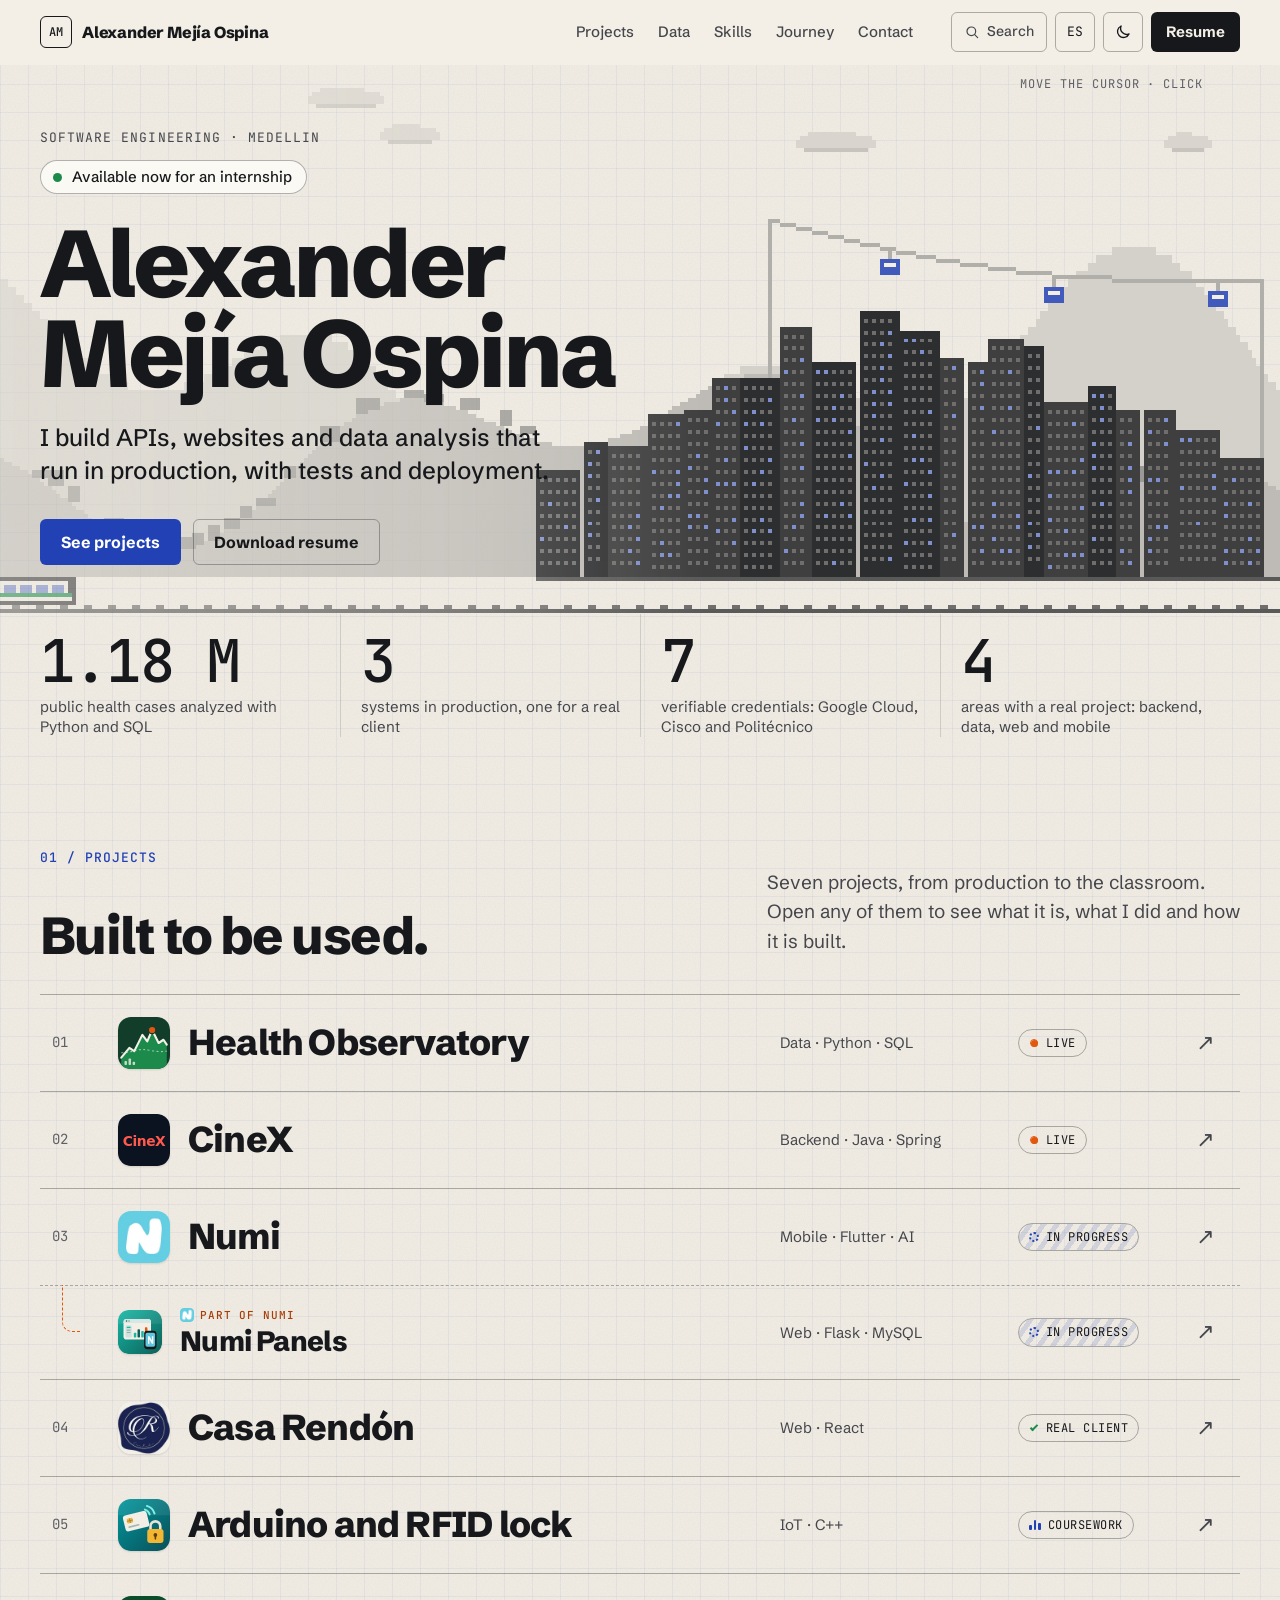
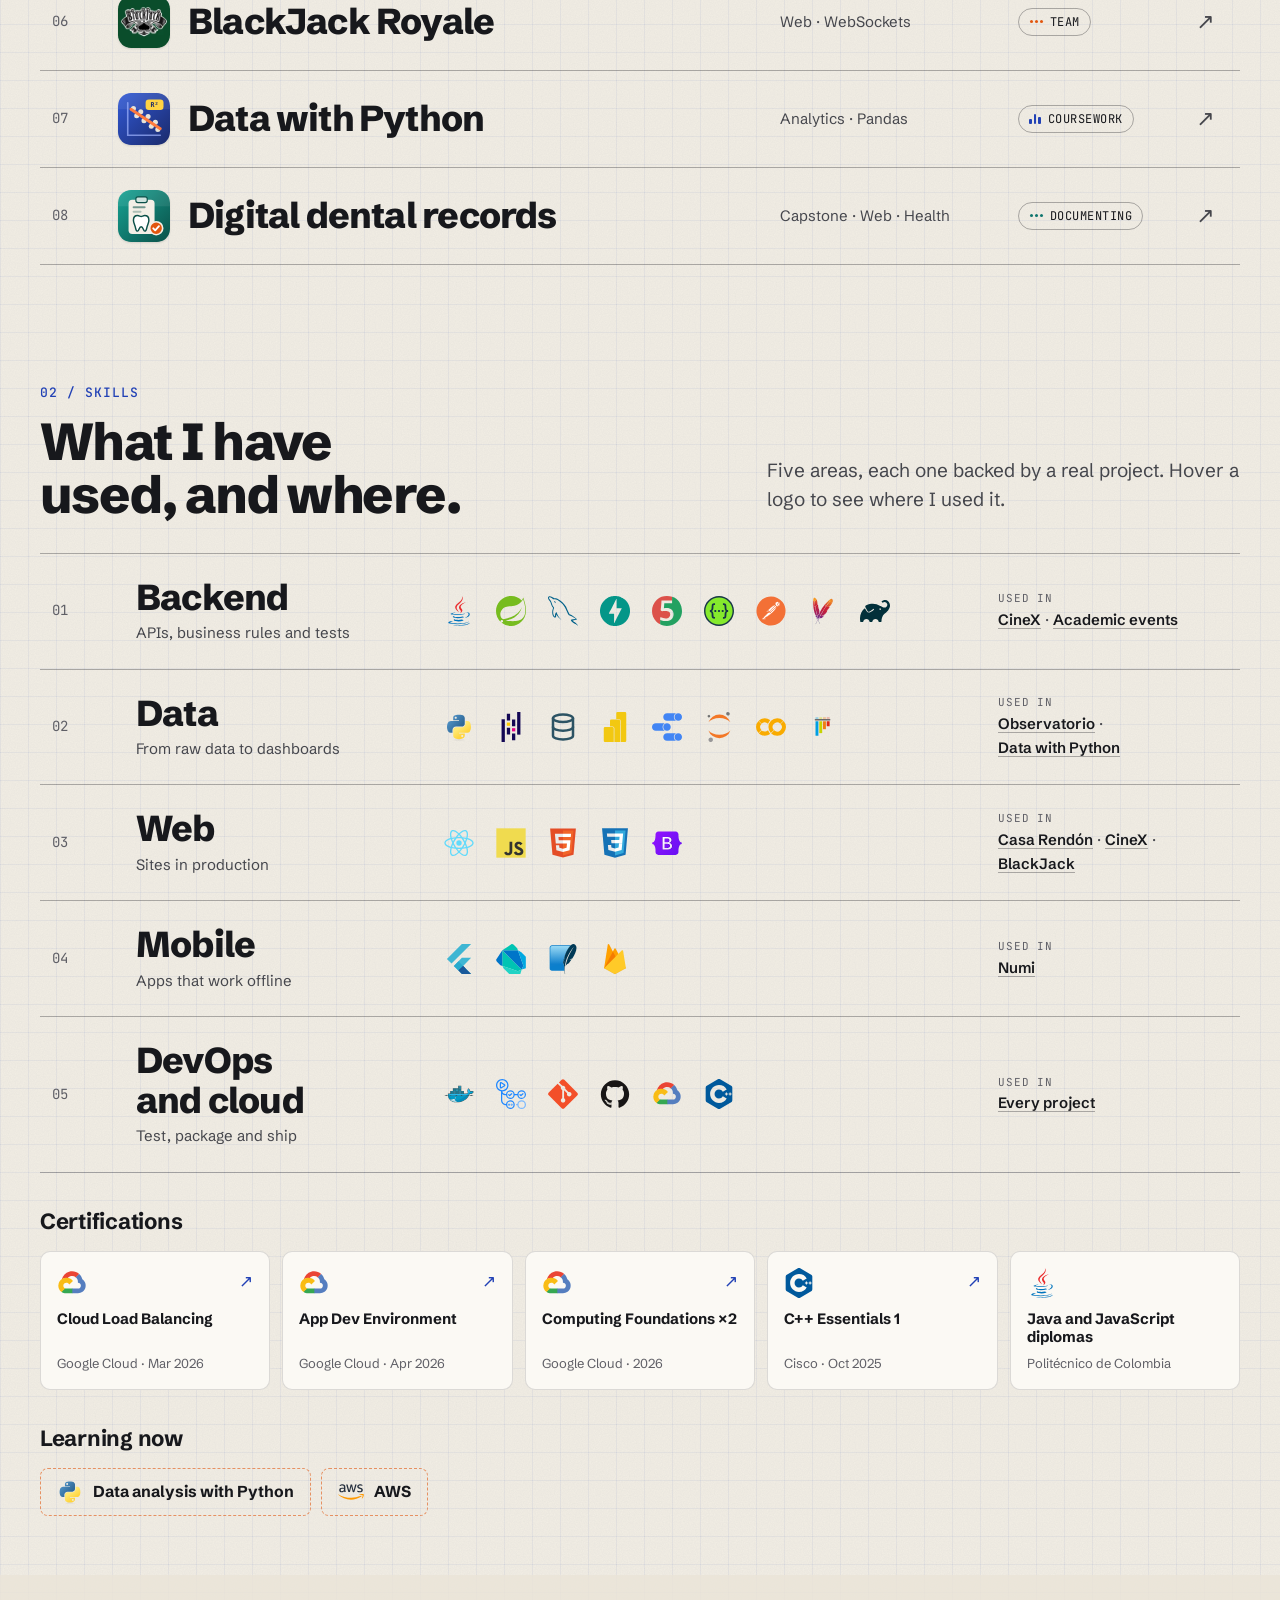
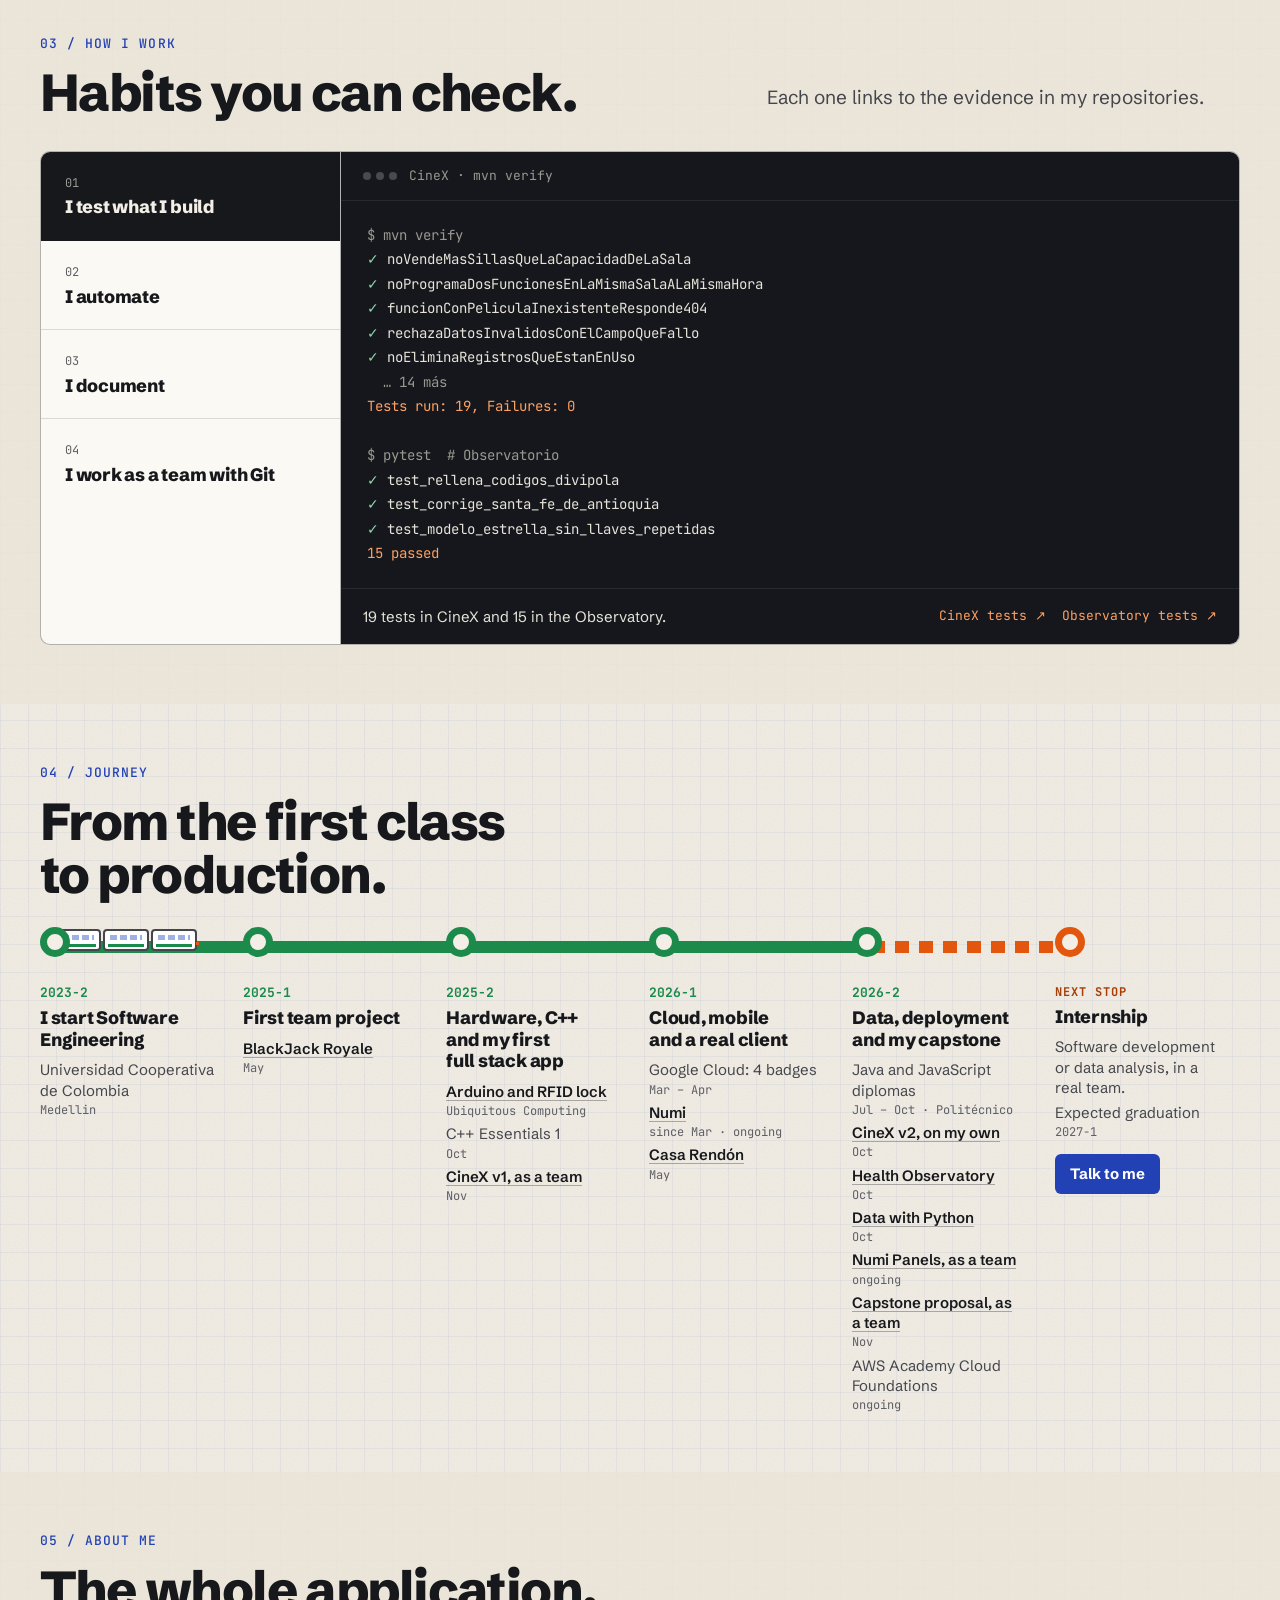
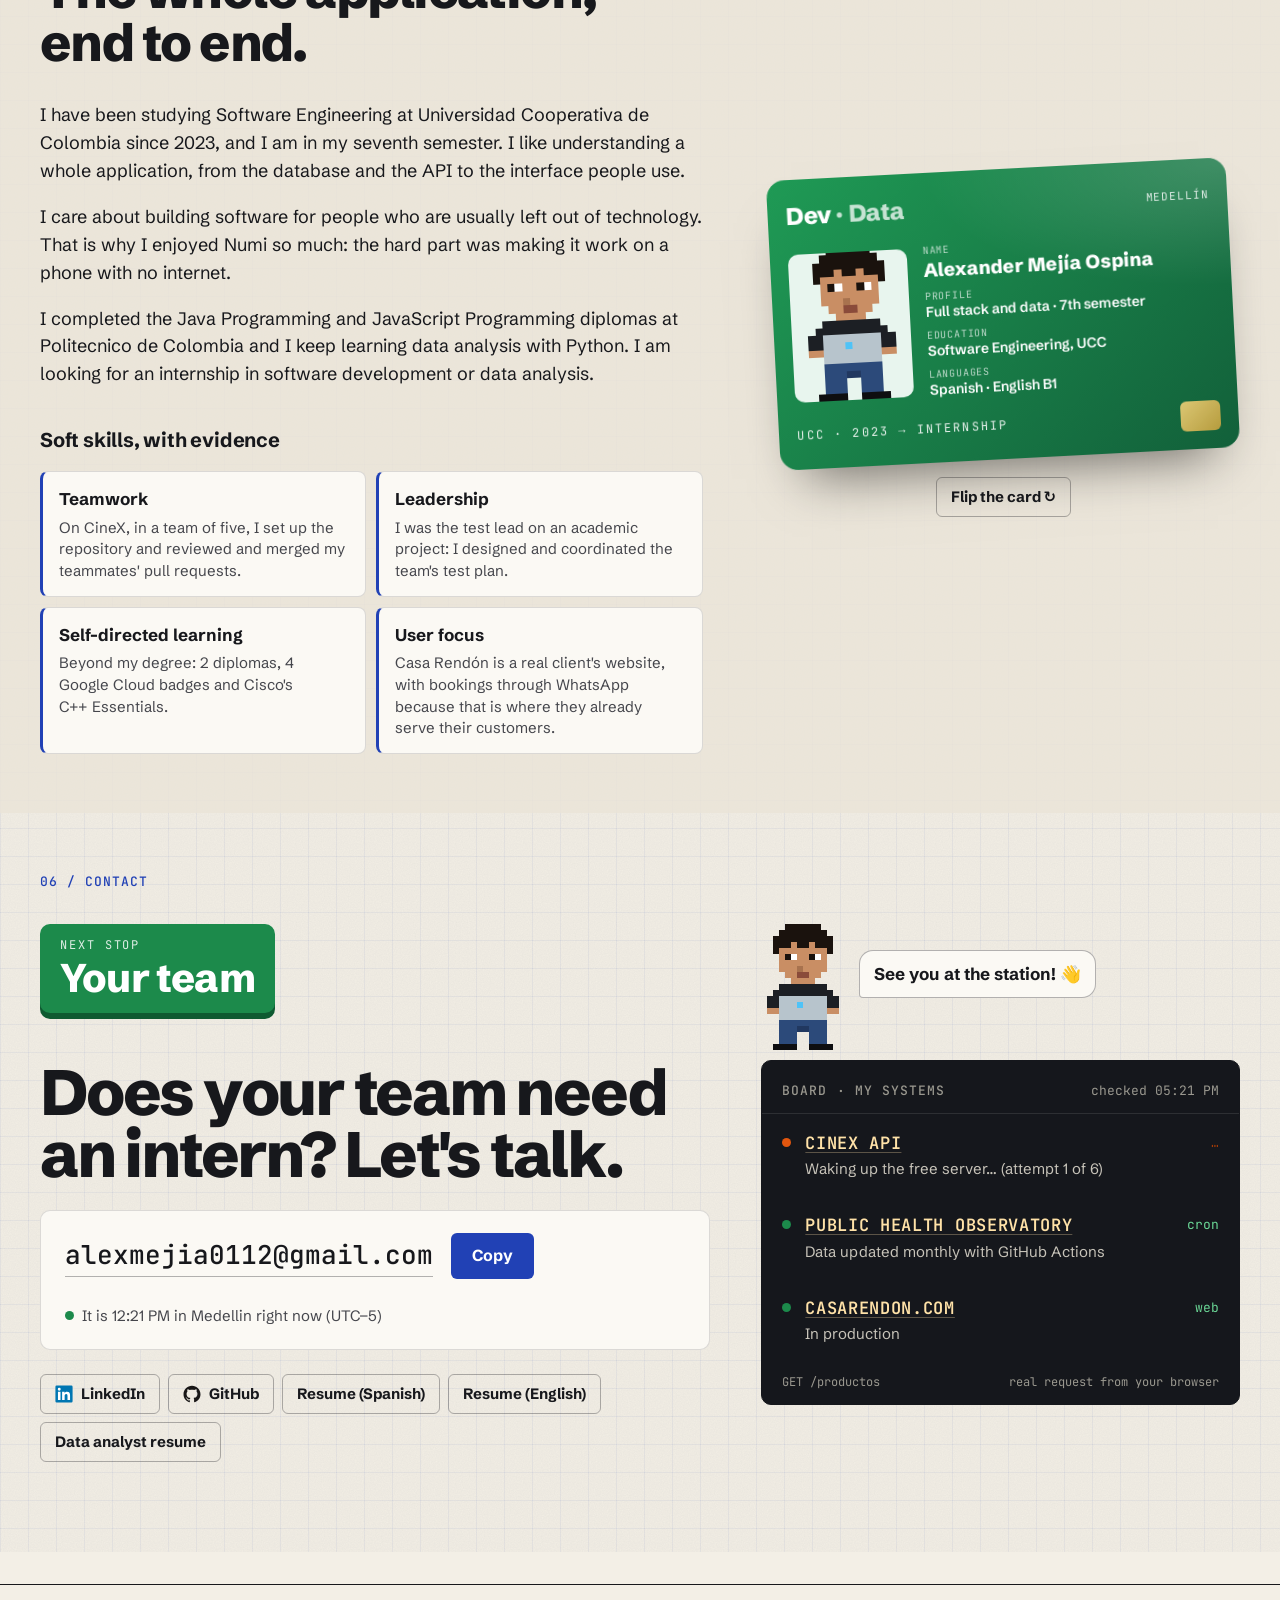
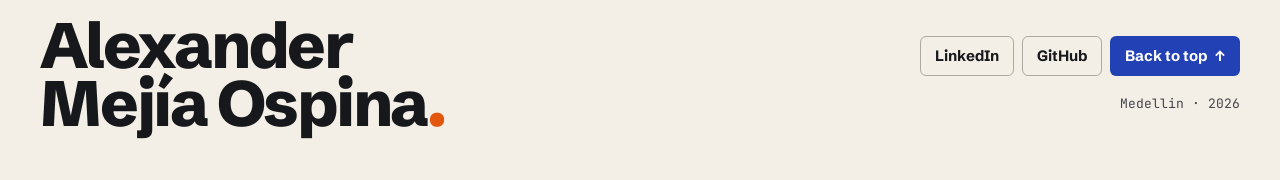
<file: index.html>
<!doctype html>
<html lang="es">
<head>
  <meta charset="utf-8">
  <meta name="viewport" content="width=device-width, initial-scale=1">
  <title>Alexander Mejía Ospina | Desarrollador full stack y datos</title>
  <meta name="description" content="Portafolio de Alexander Mejía Ospina, estudiante de Ingeniería de Software en Medellín. APIs, sitios web y análisis de datos en producción, con pruebas automáticas y despliegue. Disponible para práctica empresarial.">
  <link rel="canonical" href="https://alexanderm-code.github.io/">
  <link rel="alternate" hreflang="es" href="https://alexanderm-code.github.io/">
  <link rel="alternate" hreflang="en" href="https://alexanderm-code.github.io/?lang=en">
  <link rel="alternate" hreflang="x-default" href="https://alexanderm-code.github.io/">
  <meta property="og:type" content="website">
  <meta property="og:site_name" content="Alexander Mejía Ospina">
  <meta property="og:title" content="Alexander Mejía Ospina | Desarrollador full stack y datos">
  <meta property="og:description" content="Construyo APIs, sitios web y análisis de datos que funcionan en producción, con pruebas y despliegue.">
  <meta property="og:url" content="https://alexanderm-code.github.io/">
  <meta property="og:image" content="https://alexanderm-code.github.io/assets/og.jpg?v=2026-11-07">
  <meta property="og:image:width" content="1200">
  <meta property="og:image:height" content="630">
  <meta property="og:image:alt" content="Alexander Mejía Ospina, desarrollo de software y análisis de datos, disponible para práctica: los logos de sus 9 proyectos, el tablero de Power BI del Observatorio, la app Numi y CineX">
  <meta property="og:locale" content="es_CO">
  <meta property="og:locale:alternate" content="en_US">
  <meta name="twitter:card" content="summary_large_image">
  <meta name="twitter:title" content="Alexander Mejía Ospina | Desarrollador full stack y datos">
  <meta name="twitter:description" content="APIs, sitios web y análisis de datos en producción, con pruebas y despliegue.">
  <meta name="twitter:image" content="https://alexanderm-code.github.io/assets/og.jpg?v=2026-11-07">
  <meta name="color-scheme" content="light dark">
  <meta name="theme-color" content="#f3efe6" media="(prefers-color-scheme: light)">
  <meta name="theme-color" content="#121418" media="(prefers-color-scheme: dark)">
  <link rel="icon" type="image/png" sizes="32x32" href="assets/favicon-32.png">
  <link rel="icon" type="image/png" sizes="192x192" href="assets/icon-192.png">
  <link rel="apple-touch-icon" href="assets/apple-touch-icon.png">
  <link rel="me" href="https://github.com/AlexanderM-Code">
  <link rel="me" href="https://www.linkedin.com/in/alexander-mejia-ospina">
  <link rel="preconnect" href="https://cinex-api-lt2q.onrender.com" crossorigin>
  <link rel="stylesheet" href="css/styles.css?v=2026-11-07n">
  <script>
    // Tema e idioma antes de pintar, para que la página no parpadee.
    (function () {
      var d = document.documentElement, theme = null, lang = null;
      d.classList.add('js');
      try { theme = localStorage.getItem('theme'); lang = localStorage.getItem('lang'); } catch (e) { /* sin almacenamiento */ }
      if (theme === 'light' || theme === 'dark') {
        d.setAttribute('data-theme', theme);
        // Con un tema elegido a mano, la barra del navegador lo sigue aunque el sistema diga otra cosa
        document.querySelectorAll('meta[name="theme-color"]').forEach(function (m) { m.setAttribute('content', theme === 'dark' ? '#121418' : '#f3efe6'); });
      }
      var q = /[?&]lang=(es|en)\b/.exec(location.search);
      if (q) lang = q[1];
      if (lang === 'en') {
        d.setAttribute('data-lang-pending', 'en');
        setTimeout(function () { d.removeAttribute('data-lang-pending'); }, 1500);
      }
    })();
  </script>
  <script src="js/main.js?v=2026-11-07n" defer></script>
  <script type="application/ld+json">
  {
    "@context": "https://schema.org",
    "@type": "Person",
    "name": "Alexander Mejía Ospina",
    "url": "https://alexanderm-code.github.io/",
    "image": "https://alexanderm-code.github.io/assets/og.jpg?v=2026-11-07",
    "jobTitle": "Estudiante de Ingeniería de Software · Desarrollador full stack en formación",
    "email": "mailto:alexmejia0112@gmail.com",
    "address": { "@type": "PostalAddress", "addressLocality": "Medellín", "addressCountry": "CO" },
    "alumniOf": { "@type": "CollegeOrUniversity", "name": "Universidad Cooperativa de Colombia" },
    "knowsLanguage": ["es", "en"],
    "knowsAbout": ["Java", "Spring Boot", "MySQL", "Python", "pandas", "SQL", "FastAPI", "JavaScript", "React", "Docker", "GitHub Actions"],
    "sameAs": [
      "https://www.linkedin.com/in/alexander-mejia-ospina",
      "https://github.com/AlexanderM-Code"
    ]
  }
  </script>
</head>
<body>
  <a class="skip" href="#contenido" data-en="Skip to content">Saltar al contenido</a>
  <div class="progress" aria-hidden="true"><span id="progress-bar"></span></div>

  <header class="nav" id="nav">
    <div class="wrap nav-row">
      <a class="brand" href="#inicio">
        <span class="brand-mark" aria-hidden="true">AM</span><span class="brand-name">Alexander Mejía Ospina</span>
      </a>
      <button class="tool cmdk-open cmdk-open-mobile" type="button" aria-haspopup="dialog" aria-controls="cmdk" aria-label="Buscar en el sitio" data-en-aria="Search the site">
        <svg viewBox="0 0 24 24" width="18" height="18" aria-hidden="true"><circle cx="11" cy="11" r="6.5" fill="none" stroke="currentColor" stroke-width="1.8"/><path d="m16 16 4.5 4.5" stroke="currentColor" stroke-width="1.8" stroke-linecap="round"/></svg>
      </button>
      <button class="menu-toggle" type="button" id="menu-toggle" aria-expanded="false" aria-controls="menu">
        <span class="menu-icon" aria-hidden="true"><span></span><span></span></span>
        <span data-en="Menu">Menú</span>
      </button>
      <nav class="menu" id="menu" aria-label="Principal" data-en-aria="Main">
        <div class="menu-rail">
        <ul class="menu-links">
          <li><a href="#proyectos" data-en="Projects">Proyectos</a></li>
          <li><a href="#datos" data-en="Data">Datos</a></li>
          <li><a href="#habilidades" data-en="Skills">Habilidades</a></li>
          <li><a href="#trayectoria" data-en="Journey">Trayectoria</a></li>
          <li><a href="#contacto" data-en="Contact">Contacto</a></li>
        </ul>
        <span class="menu-indicator" id="menu-indicator" aria-hidden="true"></span>
        </div>
        <div class="menu-tools">
          <button class="tool cmdk-open cmdk-search-btn" type="button" aria-haspopup="dialog" aria-controls="cmdk" aria-keyshortcuts="Control+K Meta+K" aria-label="Buscar en el sitio" data-en-aria="Search the site" title="Buscar (Ctrl K)"><svg viewBox="0 0 24 24" width="16" height="16" aria-hidden="true"><circle cx="11" cy="11" r="6.5" fill="none" stroke="currentColor" stroke-width="1.8"/><path d="m16 16 4.5 4.5" stroke="currentColor" stroke-width="1.8" stroke-linecap="round"/></svg><span data-en="Search">Buscar</span></button>
          <button class="tool" type="button" id="lang-toggle" aria-label="EN, read this page in English" lang="en"><span class="mono">EN</span></button>
          <button class="tool" type="button" id="theme-toggle" aria-label="Cambiar a tema oscuro" data-label-dark="Cambiar a tema oscuro" data-label-light="Cambiar a tema claro" data-en-label-dark="Switch to dark theme" data-en-label-light="Switch to light theme">
            <svg class="i-moon" viewBox="0 0 24 24" width="18" height="18" aria-hidden="true"><path d="M20 14.5A8 8 0 0 1 9.5 4a8 8 0 1 0 10.5 10.5Z" fill="none" stroke="currentColor" stroke-width="1.8" stroke-linejoin="round"/></svg>
            <svg class="i-sun" viewBox="0 0 24 24" width="18" height="18" aria-hidden="true"><circle cx="12" cy="12" r="4" fill="none" stroke="currentColor" stroke-width="1.8"/><path d="M12 2.5v2.5M12 19v2.5M2.5 12H5M19 12h2.5M5.3 5.3l1.8 1.8M16.9 16.9l1.8 1.8M5.3 18.7l1.8-1.8M16.9 7.1l1.8-1.8" stroke="currentColor" stroke-width="1.8" stroke-linecap="round"/></svg>
          </button>
          <a class="btn btn-ink btn-sm" href="cv/CV_Alexander_Mejia_Ospina.pdf?v=2026-11-07n" data-en-href="cv/Resume_Alexander_Mejia_Ospina_EN.pdf?v=2026-11-07n" download data-en="Resume">Hoja de vida</a>
        </div>
      </nav>
    </div>
  </header>

  <main id="contenido" tabindex="-1">

    <!-- INICIO -->
    <section class="hero" id="inicio" aria-labelledby="hero-name">
      <div class="hero-field" aria-hidden="true">
        <canvas id="hero-canvas"></canvas>
        <p class="hero-hint mono" data-en="move the cursor · click">mueve el cursor · haz clic</p>
      </div>
      <div class="wrap hero-grid">
        <div class="hero-copy">
          <p class="tag mono" data-en="Software Engineering · Medellin">Ingeniería de Software · Medellín</p>
          <p class="availability">
            <span class="dot dot-ok" aria-hidden="true"></span>
            <span data-en="Available now for an internship">Disponible desde ya para práctica empresarial</span>
          </p>
          <h1 class="name" id="hero-name"><span class="ln"><span>Alexander</span></span> <span class="ln"><span>Mejía Ospina</span></span></h1>
          <p class="value" data-en="I build APIs, websites and data analysis that run in production, with tests and deployment.">Construyo APIs, sitios web y análisis de datos que funcionan en producción, con pruebas y despliegue.</p>
          <div class="actions">
            <a class="btn btn-accent" href="#proyectos" data-en="See projects">Ver proyectos</a>
            <a class="btn btn-line" href="cv/CV_Alexander_Mejia_Ospina.pdf?v=2026-11-07n" data-en-href="cv/Resume_Alexander_Mejia_Ospina_EN.pdf?v=2026-11-07n" download data-en="Download resume">Descargar hoja de vida</a>
          </div>
        </div>
      </div>

      <div class="wrap">
        <dl class="metrics rise" style="--i:3">
          <div class="metric">
            <dt><a class="metric-link" href="#observatorio" data-en="public health cases analyzed with Python and SQL">casos de salud pública analizados con Python y SQL</a></dt>
            <dd class="mono"><span class="count" data-count="1.18" data-decimals="2" data-suffix="&#160;M">1,18&nbsp;M</span><span class="metric-go" aria-hidden="true">↗</span></dd>
          </div>
          <div class="metric">
            <dt><a class="metric-link" href="#proyectos" data-en="systems in production, one for a real client">sistemas en producción, uno para un cliente real</a></dt>
            <dd class="mono"><span class="count" data-count="3">3</span><span class="metric-go" aria-hidden="true">↗</span></dd>
          </div>
          <div class="metric">
            <dt><a class="metric-link" href="#certificaciones" data-en="verifiable credentials: Google Cloud, Cisco and Politécnico">credenciales verificables: Google Cloud, Cisco y Politécnico</a></dt>
            <dd class="mono"><span class="count" data-count="7">7</span><span class="metric-go" aria-hidden="true">↗</span></dd>
          </div>
          <div class="metric">
            <dt><a class="metric-link" href="#habilidades" data-en="areas with a real project: backend, data, web and mobile">áreas con proyecto propio: backend, datos, web y móvil</a></dt>
            <dd class="mono"><span class="count" data-count="4">4</span><span class="metric-go" aria-hidden="true">↗</span></dd>
          </div>
        </dl>
      </div>
    </section>

    <!-- PROYECTOS DESTACADOS -->
    <section class="section" id="proyectos" aria-labelledby="proyectos-title">
      <div class="wrap">
        <div class="section-head">
          <p class="label mono" aria-hidden="true">01 / <span data-en="Projects">Proyectos</span></p>
          <h2 class="section-title" id="proyectos-title" data-en="Built to be used.">Hechos para usarse.</h2>
          <p class="section-lede" data-en="Seven projects, from production to the classroom. Open any of them to see what it is, what I did and how it is built.">Siete proyectos, de producción a clase. Abre cualquiera para ver qué es, qué hice y con qué está hecho.</p>
        </div>

        <div class="idx">
          <ol class="idx-list">
          <li><button class="idx-row" type="button" data-dialog="dlg-observatorio" data-ratio="4 / 3" data-video="assets/previews/obs.mp4" data-preview="assets/observatorio.webp" aria-haspopup="dialog">
            <span class="idx-num mono">01</span>
            <img class="idx-thumb" src="assets/observatorio.webp" alt="" loading="lazy" decoding="async">
            <img class="idx-logo" src="assets/logos-proyectos/observatorio.svg" width="52" height="52" alt="" loading="lazy" decoding="async">
            <span class="idx-name" data-en="Health Observatory">Observatorio de Salud</span>
            <span class="idx-area" data-en="Data · Python · SQL">Datos · Python · SQL</span>
            <span class="idx-pill mono st-live"><i class="st" aria-hidden="true"></i><span data-en="Live">En vivo</span></span>
            <span class="idx-go" aria-hidden="true">↗</span>
          </button></li>
          <li><button class="idx-row" type="button" data-dialog="dlg-cinex" data-ratio="16 / 10" data-video="assets/previews/cinex-recorrido.mp4" data-preview="assets/previews/cinex-poster.webp" aria-haspopup="dialog">
            <span class="idx-num mono">02</span>
            <img class="idx-thumb" src="assets/cinex-inicio.webp" alt="" loading="lazy" decoding="async">
            <img class="idx-logo" src="assets/logos-proyectos/cinex.svg" width="52" height="52" alt="" loading="lazy" decoding="async">
            <span class="idx-name">CineX</span>
            <span class="idx-area" data-en="Backend · Java · Spring">Backend · Java · Spring</span>
            <span class="idx-pill mono st-live"><i class="st" aria-hidden="true"></i><span data-en="Live">En vivo</span></span>
            <span class="idx-go" aria-hidden="true">↗</span>
          </button></li>
          <li><button class="idx-row" type="button" data-dialog="dlg-numi" data-video="assets/previews/numi-vertical.mp4" data-preview="assets/previews/numi-vertical.webp" data-vertical aria-haspopup="dialog">
            <span class="idx-num mono">03</span>
            <img class="idx-thumb" src="assets/numi-inicio.webp" alt="" loading="lazy" decoding="async">
            <img class="idx-logo" src="assets/logos-proyectos/numi.webp?v=2" width="52" height="52" alt="" loading="lazy" decoding="async">
            <span class="idx-name">Numi</span>
            <span class="idx-area" data-en="Mobile · Flutter · AI">Móvil · Flutter · IA</span>
            <span class="idx-pill mono st-build"><i class="st" aria-hidden="true"></i><span data-en="In progress">En desarrollo</span></span>
            <span class="idx-go" aria-hidden="true">↗</span>
          </button></li>
          <li class="idx-sub"><button class="idx-row idx-row-sub" type="button" data-dialog="dlg-paneles" data-ratio="16 / 9" data-preview="assets/portada-paneles.webp" aria-haspopup="dialog">
            <span class="idx-num mono" aria-hidden="true"></span>
            <img class="idx-thumb" src="assets/portada-paneles.webp" alt="" loading="lazy" decoding="async">
            <img class="idx-logo" src="assets/logos-proyectos/paneles.svg?v=4" width="52" height="52" alt="" loading="lazy" decoding="async">
            <span class="idx-name"><span class="idx-via mono"><img src="assets/logos-proyectos/numi.webp?v=2" width="14" height="14" alt=""><span data-en="Part of Numi">Parte de Numi</span></span><span data-en="Numi Panels">Paneles de Numi</span></span>
            <span class="idx-area" data-en="Web · Flask · MySQL">Web · Flask · MySQL</span>
            <span class="idx-pill mono st-build"><i class="st" aria-hidden="true"></i><span data-en="In progress">En desarrollo</span></span>
            <span class="idx-go" aria-hidden="true">↗</span>
          </button></li>
          <li><button class="idx-row" type="button" data-dialog="dlg-casa" data-ratio="560 / 282" data-video="assets/previews/casa.mp4" data-preview="assets/casa-rendon-poster.webp" aria-haspopup="dialog">
            <span class="idx-num mono">04</span>
            <img class="idx-thumb" src="assets/casa-rendon.webp" alt="" loading="lazy" decoding="async">
            <img class="idx-logo" src="assets/logos-proyectos/casa-rendon.webp" width="52" height="52" alt="" loading="lazy" decoding="async">
            <span class="idx-name">Casa Rendón</span>
            <span class="idx-area" data-en="Web · React">Web · React</span>
            <span class="idx-pill mono st-client"><i class="st" aria-hidden="true"></i><span data-en="Real client">Cliente real</span></span>
            <span class="idx-go" aria-hidden="true">↗</span>
          </button></li>
          <li><button class="idx-row" type="button" data-dialog="dlg-rfid" data-ratio="16 / 9" data-preview="assets/portada-arduino.webp" aria-haspopup="dialog">
            <span class="idx-num mono">05</span>
            <img class="idx-thumb" src="assets/portada-arduino.webp" alt="" loading="lazy" decoding="async">
            <img class="idx-logo" src="assets/logos-proyectos/rfid.svg?v=4" width="52" height="52" alt="" loading="lazy" decoding="async">
            <span class="idx-name" data-en="Arduino and RFID lock">Arduino y cerradura RFID</span>
            <span class="idx-area" data-en="IoT · C++">IoT · C++</span>
            <span class="idx-pill mono st-course"><i class="st" aria-hidden="true"><b></b><b></b><b></b></i><span data-en="Coursework">Clase</span></span>
            <span class="idx-go" aria-hidden="true">↗</span>
          </button></li>
          <li><button class="idx-row" type="button" data-dialog="dlg-blackjack" data-ratio="16 / 10" data-video="assets/previews/bj.mp4" data-preview="assets/blackjack-video-poster.webp" aria-haspopup="dialog">
            <span class="idx-num mono">06</span>
            <img class="idx-thumb" src="assets/blackjack.webp" alt="" loading="lazy" decoding="async">
            <img class="idx-logo" src="assets/logos-proyectos/blackjack.webp" width="52" height="52" alt="" loading="lazy" decoding="async">
            <span class="idx-name">BlackJack Royale</span>
            <span class="idx-area" data-en="Web · WebSockets">Web · WebSockets</span>
            <span class="idx-pill mono st-team"><i class="st" aria-hidden="true"><b></b><b></b><b></b></i><span data-en="Team">Equipo</span></span>
            <span class="idx-go" aria-hidden="true">↗</span>
          </button></li>
          <li><button class="idx-row" type="button" data-dialog="dlg-datos" data-ratio="16 / 9" data-preview="assets/portada-datos.webp" aria-haspopup="dialog">
            <span class="idx-num mono">07</span>
            <span class="idx-thumb idx-thumb-plot" aria-hidden="true"><svg viewBox="0 0 640 440"><use href="#mpg-plot"/></svg></span>
            <img class="idx-logo" src="assets/logos-proyectos/datos.svg?v=4" width="52" height="52" alt="" loading="lazy" decoding="async">
            <span class="idx-name" data-en="Data with Python">Datos con Python</span>
            <span class="idx-area" data-en="Analytics · Pandas">Analítica · Pandas</span>
            <span class="idx-pill mono st-course"><i class="st" aria-hidden="true"><b></b><b></b><b></b></i><span data-en="Coursework">Clase</span></span>
            <span class="idx-go" aria-hidden="true">↗</span>
          </button></li>
          <li><button class="idx-row" type="button" data-dialog="dlg-historias" data-ratio="16 / 9" data-preview="assets/portada-historias.webp" aria-haspopup="dialog">
            <span class="idx-num mono">08</span>
            <img class="idx-thumb" src="assets/portada-historias.webp" alt="" loading="lazy" decoding="async">
            <img class="idx-logo" src="assets/logos-proyectos/historias.svg?v=4" width="52" height="52" alt="" loading="lazy" decoding="async">
            <span class="idx-name" data-en="Digital dental records">Historias clínicas digitales</span>
            <span class="idx-area" data-en="Capstone · Web · Health">Proyecto de grado · Web · Salud</span>
            <span class="idx-pill mono st-doc"><i class="st" aria-hidden="true"><b></b><b></b><b></b></i><span data-en="Documenting">En documentación</span></span>
            <span class="idx-go" aria-hidden="true">↗</span>
          </button></li>
          </ol>
          <video class="idx-float" muted loop playsinline preload="none" aria-hidden="true" tabindex="-1"></video>
        </div>
      </div>

      <!-- Casos de estudio y fichas de cada proyecto -->
      <dialog class="dlg dlg-case dlg-p" id="dlg-observatorio" aria-labelledby="observatorio-p-title" data-slug="observatorio">
        <header class="p-bar">
          <img class="p-logo" src="assets/logos-proyectos/observatorio.svg" width="48" height="48" alt="">
          <div class="p-name"><h3 class="p-title" id="observatorio-p-title" data-en="Antioquia Public Health Observatory">Observatorio de Salud Pública de Antioquia</h3><p class="p-meta"><span class="idx-pill mono st-live"><i class="st" aria-hidden="true"></i><span data-en="Live">En vivo</span></span><span class="p-meta-txt mono" data-en="Personal project · 2026">Proyecto personal · 2026</span></p></div>
          <div class="p-actions"><a class="btn btn-sm btn-accent" href="https://alexanderm-code.github.io/observatorio-salud-antioquia/" target="_blank" rel="noopener" data-en="Open the observatory">Ver observatorio</a><a class="btn btn-sm btn-line" href="https://github.com/AlexanderM-Code/observatorio-salud-antioquia" target="_blank" rel="noopener" data-en="Code">Código</a></div>
          <button class="dlg-close" type="button" data-close aria-label="Cerrar" data-en-aria="Close"><svg viewBox="0 0 24 24" width="20" height="20" aria-hidden="true"><path d="M6 6l12 12M18 6 6 18" stroke="currentColor" stroke-width="2" stroke-linecap="round"/></svg></button>
        </header>
        <article class="p-body" id="observatorio">
          <div class="p-media p-media-duo"><figure class="p-shot"><div class="browser" data-ui>
              <p class="browser-bar mono"><span class="browser-dots" aria-hidden="true"></span><span>alexanderm-code.github.io/observatorio-salud-antioquia</span></p>
              <img src="assets/observatorio.webp" width="1280" height="800" loading="lazy" decoding="async" alt="Página del Observatorio: título ¿Cuándo el dengue se vuelve epidemia?, selector de años y la gráfica semanal de 2016 con el canal endémico" data-en-alt="Observatory page: the title When does dengue become an epidemic?, a year picker and the 2016 weekly chart with the endemic channel">
            </div><figcaption><b data-en="The observatory online.">El observatorio en línea.</b> <span data-en="Weekly dengue cases against the endemic channel.">Casos semanales de dengue frente al canal endémico.</span></figcaption></figure><figure class="p-shot p-shot-2"><div class="browser" data-ui>
              <p class="browser-bar mono"><span class="browser-dots" aria-hidden="true"></span><span data-en="Power BI · Observatory dashboard">Power BI · Tablero del Observatorio</span></p>
              <img src="assets/observatorio-powerbi.webp" width="1280" height="714" loading="lazy" decoding="async" alt="Tablero de Power BI: casos notificados, año con más casos, tasa por 100.000 habitantes, años epidémicos en naranja y los municipios con más casos y con más riesgo" data-en-alt="Power BI dashboard: reported cases, peak year, rate per 100,000 people, epidemic years in orange and the municipalities with the most cases and the highest risk">
            </div><figcaption><b data-en="Power BI dashboard.">Tablero en Power BI.</b> <span data-en="Medellín has half the cases, but the highest risk per 100,000 people is in small towns like Valparaíso.">Medellín tiene la mitad de los casos, pero el mayor riesgo por cada 100.000 habitantes está en municipios pequeños como Valparaíso.</span></figcaption></figure></div>
          <section class="p-intro">
            <p class="p-lede" data-en="A data pipeline, an API and a public page about the cases reported to SIVIGILA in Antioquia between 2007 and 2022.">Pipeline de datos, API y página pública sobre los casos notificados al SIVIGILA en Antioquia entre 2007 y 2022.</p>
            <dl class="kpis"><div class="kpi"><dt class="mono" data-en="1.18 M">1,18 M</dt><dd data-en="reported cases, cleaned and published">casos notificados, limpios y publicados</dd></div><div class="kpi"><dt class="mono" data-en="16">16</dt><dd data-en="years of data, 2007 to 2022">años de datos, de 2007 a 2022</dd></div><div class="kpi"><dt class="mono" data-en="125">125</dt><dd data-en="municipalities in Antioquia">municipios de Antioquia</dd></div></dl>
          </section>
          <section class="p-flow" aria-labelledby="observatorio-flow-h">
            <h4 class="p-h mono" id="observatorio-flow-h" data-en="How it works">Cómo funciona</h4>
            <ol class="flow" style="--n:5" aria-label="Cómo funciona" data-en-aria="How it works"><li class="flow-step"><span class="flow-k mono">01</span><b>SIVIGILA</b><span data-en="open data">datos abiertos</span></li><li class="flow-step"><span class="flow-k mono">02</span><b>Python</b><span data-en="cleaning">limpieza</span></li><li class="flow-step"><span class="flow-k mono">03</span><b>MySQL</b><span data-en="star schema">modelo estrella</span></li><li class="flow-step"><span class="flow-k mono">04</span><b>FastAPI</b><span data-en="API and tests">API y pruebas</span></li><li class="flow-step"><span class="flow-k mono">05</span><b data-en="Dashboards">Tableros</b><span>web, Power BI, Looker</span></li></ol>
          </section>
          <div class="p-rt"><section class="p-role" aria-labelledby="observatorio-role-h">
              <h4 class="p-h mono" id="observatorio-role-h" data-en="My role">Mi rol</h4>
              <p class="p-team"><span class="p-team-chip p-team-solo" data-en="Solo">Individual</span></p>
              <p class="p-role-txt" data-en="Personal project: I did all of it, from data extraction to the published page and the dashboards.">Proyecto personal: lo hice todo, de la extracción de los datos a la página publicada y los tableros.</p>
            </section><section class="p-tools" aria-labelledby="observatorio-tools-h">
              <h4 class="p-h mono" id="observatorio-tools-h" data-en="Tools">Herramientas</h4>
              <ul class="chips" aria-label="Herramientas" data-en-aria="Tools"><li><img src="assets/logos/python.svg" width="16" height="16" alt="" loading="lazy" decoding="async">Python</li><li><img src="assets/logos/pandas.svg" width="16" height="16" alt="" loading="lazy" decoding="async">pandas</li><li><img src="assets/logos/sql.svg" width="16" height="16" alt="" loading="lazy" decoding="async">SQL</li><li><img src="assets/logos/mysql.svg" width="16" height="16" alt="" loading="lazy" decoding="async">MySQL</li><li><img src="assets/logos/fastapi.svg" width="16" height="16" alt="" loading="lazy" decoding="async">FastAPI</li><li><img src="assets/logos/powerbi.svg" width="16" height="16" alt="" loading="lazy" decoding="async">Power BI</li><li><img src="assets/logos/lookerstudio.svg" width="16" height="16" alt="" loading="lazy" decoding="async">Looker Studio</li><li><img src="assets/logos/pytest.svg" width="16" height="16" alt="" loading="lazy" decoding="async">pytest</li><li><img src="assets/logos/docker.svg" width="16" height="16" alt="" loading="lazy" decoding="async">Docker</li><li><img src="assets/logos/githubactions.svg" width="16" height="16" alt="" loading="lazy" decoding="async">GitHub Actions</li></ul>
            </section></div>
          
          <section class="p-piece"><h4 class="p-h mono" data-en="Highlight">Lo más destacado</h4><div class="lab" id="datos" aria-labelledby="chart-title">
            <div class="lab-head">
              <div>
                <h4 class="lab-title" id="chart-title" data-en="Cases per year in Antioquia, 2007–2022">Casos por año en Antioquia, 2007–2022</h4>
                <p class="lab-sub mono" id="chart-source">Cargando datos del observatorio…</p>
              </div>
              <div class="segmented" role="group" aria-label="Evento" data-en-aria="Disease">
                <button type="button" data-event="210" aria-pressed="true" data-en="Dengue">Dengue</button>
                <button type="button" data-event="490" aria-pressed="false" data-en="Malaria (vivax)">Malaria vivax</button>
                <button type="button" data-event="831" aria-pressed="false" data-en="Chickenpox">Varicela</button>
              </div>
            </div>
            <figure class="chart-box">
              <div class="chart" id="chart" tabindex="0" role="img" aria-roledescription="gráfica" aria-describedby="chart-help" aria-label="Casos anuales de dengue">
                <svg id="chart-svg" viewBox="0 0 720 320" preserveAspectRatio="none" aria-hidden="true" focusable="false"></svg>
                <div class="chart-tip mono" id="chart-tip" aria-hidden="true"></div>
              </div>
              <p class="chart-readout mono" id="chart-readout" aria-live="polite"></p>
              <figcaption class="chart-help" id="chart-help" data-en="Hover over a year or focus the chart and use the arrow keys. Source: SIVIGILA, datos.gov.co.">Pasa el cursor por un año o enfoca la gráfica y usa las flechas. Fuente: SIVIGILA, datos.gov.co.</figcaption>
            </figure>
            <ul class="findings">
              <li class="finding">
                <p class="finding-num mono" data-en="27,628">27.628</p>
                <p data-en="Dengue comes in waves: epidemics in 2010 (25,804 cases) and 2016 (27,628).">El dengue llega en olas: epidemias en 2010 (25.804 casos) y 2016 (27.628).</p>
              </li>
              <li class="finding">
                <p class="finding-num mono" data-en="51%">51&nbsp;%</p>
                <p data-en="Medellin accounts for 51% of all dengue cases in the department.">Medellín concentra el 51&nbsp;% del dengue del departamento.</p>
              </li>
              <li class="finding">
                <p class="finding-num mono" data-en="−90%">−90&nbsp;%</p>
                <p data-en="Vivax malaria fell almost 90% between 2010 and 2017: from 36,768 to 3,748 cases.">La malaria vivax cayó casi 90&nbsp;% entre 2010 y 2017: de 36.768 a 3.748 casos.</p>
              </li>
            </ul>
          </div><div class="res">
              <p class="res-label mono" data-en="Data and analysis">Datos y análisis</p>
              <a class="res-card" href="https://datastudio.google.com/reporting/fa318396-d03e-4a63-96a4-4c17ff79d889" target="_blank" rel="noopener">
                <img src="assets/logos/lookerstudio.svg" width="28" height="28" alt="">
                <span><b data-en="Interactive dashboard">Tablero interactivo</b><small data-en="Looker Studio: cases by year and week, and the municipalities with the most cases and the highest risk. Hover over the charts.">Looker Studio: casos por año y semana, y los municipios con más casos y más riesgo. Pasa el cursor por las gráficas.</small></span>
                <span class="res-go" aria-hidden="true">↗</span>
              </a>
              <a class="res-card" href="https://github.com/AlexanderM-Code/observatorio-salud-antioquia/tree/main/powerbi" target="_blank" rel="noopener">
                <img src="assets/logos/powerbi.svg" width="28" height="28" alt="">
                <span><b data-en="Power BI dashboard">Tablero en Power BI</b><small data-en="The .pbix file with the model, the DAX measures and the rate per 100,000 people, ready to download.">El archivo .pbix con el modelo, las medidas DAX y la tasa por 100.000 habitantes, listo para descargar.</small></span>
                <span class="res-go" aria-hidden="true">↗</span>
              </a>
            </div></section>
          <div class="case-more-wrap">
            <button class="case-toggle" type="button" aria-expanded="false" aria-controls="observatorio-more">
              <span class="case-toggle-label">Ver caso completo</span><span class="case-toggle-time"></span>
              <svg class="case-toggle-icon" viewBox="0 0 24 24" width="18" height="18" aria-hidden="true"><path d="M6 9l6 6 6-6" fill="none" stroke="currentColor" stroke-width="2" stroke-linecap="round" stroke-linejoin="round"/></svg>
            </button>
            <div class="case-more" id="observatorio-more"><div class="case-more-inner"><dl class="facts"><div class="fact"><dt class="mono" data-en="Problem">Problema</dt><dd data-en="The open SIVIGILA data arrives as text, with incomplete municipality codes and repeated rows. As it is, it cannot answer questions.">Los datos abiertos del SIVIGILA llegan como texto, con códigos de municipio incompletos y filas repetidas. Así no responden preguntas.</dd></div><div class="fact"><dt class="mono" data-en="What I built">Qué construí</dt><dd data-en="An ETL pipeline in Python and pandas that downloads the data from datos.gov.co, cleans and validates it, loads it into a star schema in MySQL and publishes it through a read-only FastAPI API and this page's chart.">Un pipeline ETL en Python y pandas que descarga los datos de datos.gov.co, los limpia y valida, los carga en un modelo estrella en MySQL y los publica con una API de solo lectura en FastAPI y en la gráfica de esta página.</dd></div><div class="fact"><dt class="mono" data-en="Technical decisions">Decisiones técnicas</dt><dd>
                      <ul class="ticks">
                        <li data-en="DIVIPOLA codes padded to 5 digits; unknown municipalities are kept but left out of rankings.">Códigos DIVIPOLA rellenados a 5 dígitos; los municipios desconocidos se conservan pero quedan fuera de los rankings.</li>
                        <li data-en="Analysis in SQL with CTEs and window functions (LAG, ROW_NUMBER) to compute the endemic channel.">Análisis en SQL con CTE y funciones de ventana (LAG, ROW_NUMBER) para calcular el canal endémico.</li>
                        <li data-en="GitHub Actions runs the pytest suite on every push and refreshes the data on the 1st of every month.">GitHub Actions corre las pruebas con pytest en cada push y actualiza los datos el día 1 de cada mes.</li>
                      </ul>
                    </dd></div><div class="fact"><dt class="mono" data-en="Result">Resultado</dt><dd data-en="1,185,468 reported cases, cleaned and published in an observatory that updates itself.">1.185.468 casos notificados, limpios y publicados en un observatorio que se actualiza solo.</dd></div></dl><div class="learned">
                  <h4 class="learned-title mono" data-en="What I learned">Qué aprendí</h4>
                  <ul class="ticks">
                    <li data-en="Open data does not answer questions as it arrives: it comes as text, with incomplete municipality codes and repeated rows, so it has to be cleaned and validated first.">Los datos abiertos no responden preguntas tal como llegan: vienen como texto, con códigos de municipio incompletos y filas repetidas, y hay que limpiarlos y validarlos primero.</li>
                    <li data-en="Automating the tests and the monthly refresh with GitHub Actions keeps the observatory up to date with no manual work.">Automatizar las pruebas y la actualización mensual con GitHub Actions mantiene el observatorio al día sin trabajo manual.</li>
                  </ul>
                  <h4 class="learned-title mono learned-next" data-en="What I would improve">Qué mejoraría</h4>
                  <p class="learned-text" data-en="Next I would add a map by municipality and an alert when a week crosses the endemic channel.">Lo siguiente: un mapa por municipio y una alerta cuando una semana supere el canal endémico.</p>
                </div></div></div>
          </div>
          <nav class="p-nav" aria-label="Otros proyectos" data-en-aria="Other projects"><span></span><span class="p-nav-gap"></span><button class="p-nav-btn p-nav-next" type="button" data-dialog="dlg-cinex" data-swap aria-haspopup="dialog"><span class="p-nav-dir mono"><span data-en="Next">Siguiente</span><span aria-hidden="true"> →</span></span><span class="p-nav-name" data-en="CineX">CineX</span></button></nav>
        </article>
      </dialog>
      <dialog class="dlg dlg-case dlg-p" id="dlg-numi" aria-labelledby="numi-p-title" data-slug="numi">
        <header class="p-bar">
          <img class="p-logo" src="assets/logos-proyectos/numi.webp?v=2" width="48" height="48" alt="">
          <div class="p-name"><h3 class="p-title" id="numi-p-title">Numi</h3><p class="p-meta"><span class="idx-pill mono st-build"><i class="st" aria-hidden="true"></i><span data-en="In progress">En desarrollo</span></span><span class="p-meta-txt mono" data-en="Mobile app · Team project · 2026">App móvil · Proyecto en equipo · 2026</span></p></div>
          <div class="p-actions"><a class="btn btn-sm btn-accent" href="https://github.com/geminitodo5-sketch/app-educativa-medellin" target="_blank" rel="noopener" data-en="View code">Ver código</a></div>
          <button class="dlg-close" type="button" data-close aria-label="Cerrar" data-en-aria="Close"><svg viewBox="0 0 24 24" width="20" height="20" aria-hidden="true"><path d="M6 6l12 12M18 6 6 18" stroke="currentColor" stroke-width="2" stroke-linecap="round"/></svg></button>
        </header>
        <article class="p-body" id="numi">
          <div class="p-media"><figure class="case-phones">
            <img class="phone" src="assets/numi-progreso.webp" width="560" height="1211" loading="lazy" decoding="async" alt="Pantalla de progreso de Numi con las cinco materias: matemáticas, inglés, ciencias naturales, español y sociales" data-en-alt="Numi progress screen with the five subjects: math, English, science, Spanish and social studies">
            <video class="phone phone-main" id="numi-video" data-src="assets/numi-demo.mp4" data-poster="assets/numi-demo-poster.webp" width="540" height="1200" muted loop playsinline preload="none" aria-label="Video de Numi en modo avión: se escribe la pregunta qué es una fracción y el asistente responde sin internet" data-en-aria="Numi video in airplane mode: someone types what is a fraction and the assistant answers with no internet"></video>
            <img class="phone" src="assets/numi-quiz.webp" width="560" height="1211" loading="lazy" decoding="async" alt="Pregunta de matemáticas en Numi: cuánto es 347 más 285, con cuatro opciones" data-en-alt="A math question in Numi: what is 347 plus 285, with four options">
            <figcaption data-en="Real video of the assistant answering in airplane mode, with the progress screen and a quiz on each side.">Video real del asistente respondiendo en modo avión, con el progreso y un quiz a los lados.</figcaption>
          </figure></div>
          <section class="p-intro">
            <p class="p-lede" data-en="An educational app that works with no internet, with an AI assistant that runs on the phone itself, for children in rural Medellin.">Una app educativa que funciona sin internet, con un asistente de IA que corre en el propio celular, para niños de zonas rurales de Medellín.</p>
            <dl class="kpis"><div class="kpi"><dt class="mono" data-en="100%">100 %</dt><dd data-en="offline once installed: activities, audio and assistant">offline una vez instalada: actividades, audio y asistente</dd></div><div class="kpi"><dt class="mono" data-en="2 GB">2 GB</dt><dd data-en="of RAM is enough: low-end Android 8+">de RAM bastan: Android 8+ de gama baja</dd></div><div class="kpi"><dt class="mono" data-en="15">15</dt><dd data-en="activities across 5 subjects, grades 1 to 5">actividades en 5 materias, de 1.° a 5.°</dd></div></dl>
          </section>
          <section class="p-flow" aria-labelledby="numi-flow-h">
            <h4 class="p-h mono" id="numi-flow-h" data-en="How it works">Cómo funciona</h4>
            <ol class="flow" style="--n:5" aria-label="Cómo funciona" data-en-aria="How it works"><li class="flow-step"><span class="flow-k mono">01</span><b data-en="Activities">Actividades</b><span data-en="15, with audio">15, con audio</span></li><li class="flow-step"><span class="flow-k mono">02</span><b>SQLite</b><span data-en="progress on the phone">progreso en el celular</span></li><li class="flow-step"><span class="flow-k mono">03</span><b data-en="Assistant">Asistente</b><span data-en="Gemma 2B, offline">Gemma 2B, sin internet</span></li><li class="flow-step"><span class="flow-k mono">04</span><b>FastAPI</b><span data-en="syncs when online">sincroniza con señal</span></li><li class="flow-step"><span class="flow-k mono">05</span><b data-en="Panels">Paneles</b><span data-en="teacher and admin">docente y admin</span></li></ol>
          </section>
          <div class="p-rt"><section class="p-role" aria-labelledby="numi-role-h">
              <h4 class="p-h mono" id="numi-role-h" data-en="My role">Mi rol</h4>
              <p class="p-team"><span class="p-team-chip p-team-team" data-en="Team">En equipo</span></p>
              <p class="p-role-txt" data-en="The app architecture, the logic and screens for Natural Science, the assistant&#39;s offline RAG, and responsive layouts across every screen.">La arquitectura de la app, la lógica y las pantallas de Ciencias Naturales, el RAG offline del asistente y el diseño responsive de todas las pantallas.</p>
            </section><section class="p-tools" aria-labelledby="numi-tools-h">
              <h4 class="p-h mono" id="numi-tools-h" data-en="Tools">Herramientas</h4>
              <ul class="chips" aria-label="Herramientas" data-en-aria="Tools"><li><img src="assets/logos/flutter.svg" width="16" height="16" alt="" loading="lazy" decoding="async">Flutter</li><li><img src="assets/logos/dart.svg" width="16" height="16" alt="" loading="lazy" decoding="async">Dart</li><li><span class="chip-dot" aria-hidden="true"></span>Riverpod</li><li><img src="assets/logos/sqlite.svg" width="16" height="16" alt="" loading="lazy" decoding="async">SQLite</li><li><span class="chip-dot" aria-hidden="true"></span>Gemma 2B</li><li><span class="chip-dot" aria-hidden="true"></span>TFLite</li><li><img src="assets/logos/fastapi.svg" width="16" height="16" alt="" loading="lazy" decoding="async">FastAPI</li><li><img src="assets/logos/firebase.svg" width="16" height="16" alt="" loading="lazy" decoding="async">Firebase Auth</li></ul>
            </section></div>
          
          <section class="p-piece"><h4 class="p-h mono" data-en="Highlight">Lo más destacado</h4><div class="lab lab-numi lab-solo" aria-labelledby="rag-title">
                <div class="lab-head">
                  <div>
                    <h4 class="lab-title" id="rag-title" data-en="How the assistant answers with no internet">Así responde el asistente sin internet</h4>
                    <p class="lab-sub mono" data-en="Everything happens on the phone, in airplane mode">Todo ocurre en el celular, en modo avión</p>
                  </div>
                </div>
                <ol class="pipeline">
                  <li>
                    <span class="step-tag mono" data-en="input">entrada</span>
                    <div><p class="step-name" data-en="The child asks">El niño pregunta</p><p data-en="For example: what is a fraction?">Por ejemplo: ¿qué es una fracción?</p></div>
                  </li>
                  <li>
                    <span class="step-tag mono">TFLite</span>
                    <div><p class="step-name" data-en="Embedding on the phone">Embedding en el celular</p><p data-en="The question becomes a vector with an on-device model, with a bigram fallback.">La pregunta se convierte en vector con un modelo en el dispositivo, con respaldo de bigramas.</p></div>
                  </li>
                  <li>
                    <span class="step-tag mono">SQLite</span>
                    <div><p class="step-name" data-en="Local search">Búsqueda local</p><p data-en="BM25 and cosine similarity over precomputed vectors in the knowledge base.">BM25 y similitud coseno sobre vectores precalculados de la base de conocimiento.</p></div>
                  </li>
                  <li>
                    <span class="step-tag mono">RAG</span>
                    <div><p class="step-name" data-en="Top 3 passages">Los 3 mejores fragmentos</p><p data-en="The most relevant passages go to the model as context.">Los fragmentos más relevantes pasan al modelo como contexto.</p></div>
                  </li>
                  <li>
                    <span class="step-tag mono">Gemma 2B</span>
                    <div><p class="step-name" data-en="Answer for their grade">Respuesta a su nivel</p><p data-en="The model runs on the phone and adapts the answer to the child&#39;s grade.">El modelo corre en el celular y adapta la respuesta al grado del niño.</p></div>
                  </li>
                </ol>
                
              </div></section>
          <div class="case-more-wrap">
            <button class="case-toggle" type="button" aria-expanded="false" aria-controls="numi-more">
              <span class="case-toggle-label">Ver caso completo</span><span class="case-toggle-time"></span>
              <svg class="case-toggle-icon" viewBox="0 0 24 24" width="18" height="18" aria-hidden="true"><path d="M6 9l6 6 6-6" fill="none" stroke="currentColor" stroke-width="2" stroke-linecap="round" stroke-linejoin="round"/></svg>
            </button>
            <div class="case-more" id="numi-more"><div class="case-more-inner"><dl class="facts"><div class="fact"><dt class="mono" data-en="Problem">Problema</dt><dd data-en="Many primary school children in rural Medellin have little or no internet access, and almost every educational app needs it.">Muchos niños de primaria en zonas rurales de Medellín tienen poco o ningún acceso a internet, y casi todas las apps educativas lo necesitan.</dd></div><div class="fact"><dt class="mono" data-en="What we built">Qué construimos</dt><dd data-en="A Flutter app for 1st to 5th graders: 15 activities across the 5 subjects of the Colombian curriculum, with audio in every one, and an AI assistant that answers with no connection.">Una app en Flutter para niños de 1.° a 5.° de primaria: 15 actividades en las 5 materias del currículo colombiano, con audio en todas, y un asistente de IA que responde sin conexión.</dd></div><div class="fact"><dt class="mono" data-en="Technical decisions">Decisiones técnicas</dt><dd>
                      <ul class="ticks">
                        <li data-en="MVVM with Riverpod: views never touch the data, so the Engineering and Crossmedia teams work on separate layers.">MVVM con Riverpod: las vistas nunca tocan los datos, así el equipo de Ingeniería y el de Crosmedia trabajan en capas separadas.</li>
                        <li data-en="The RAG is always offline: the phone is the source of truth and Gemma 2B runs on the device.">El RAG siempre es offline: el celular es la fuente de verdad y Gemma 2B corre en el dispositivo.</li>
                        <li data-en="Progress is stored in local SQLite, syncs with a FastAPI backend and is restored when you sign in on another phone.">El progreso se guarda en SQLite local, se sincroniza con un backend en FastAPI y se restaura al iniciar sesión en otro celular.</li>
                      </ul>
                    </dd></div><div class="fact"><dt class="mono" data-en="Status">Estado</dt><dd data-en="In development: the team keeps working on the app. It runs on 5-inch phones and 10-inch tablets.">En desarrollo: el equipo sigue trabajando en la app. Funciona en celulares de 5 pulgadas y tablets de 10.</dd></div></dl><div class="learned">
                  <h4 class="learned-title mono" data-en="What I learned">Qué aprendí</h4>
                  <ul class="ticks">
                    <li data-en="Separating views from data with MVVM and Riverpod lets two teams, Engineering and Crossmedia, work on the same repository without stepping on each other.">Separar las vistas de los datos con MVVM y Riverpod permite que dos equipos, Ingeniería y Crosmedia, trabajen en el mismo repositorio sin pisarse.</li>
                    <li data-en="Designing for the most modest phone (2 GB of RAM, no internet) means everything, including the AI model, has to run on the device.">Diseñar para el celular más modesto (2&nbsp;GB de RAM, sin internet) obliga a que todo, incluido el modelo de IA, corra en el dispositivo.</li>
                  </ul>
                  <h4 class="learned-title mono learned-next" data-en="What I would improve">Qué mejoraría</h4>
                  <p class="learned-text" data-en="Next I would test it with real children in schools and measure how much the assistant actually helps them.">Lo siguiente: probarlo con niños reales en colegios y medir cuánto les ayuda de verdad el asistente.</p>
                </div></div></div>
          </div>
          <nav class="p-nav" aria-label="Otros proyectos" data-en-aria="Other projects"><button class="p-nav-btn p-nav-prev" type="button" data-dialog="dlg-cinex" data-swap aria-haspopup="dialog"><span class="p-nav-dir mono"><span aria-hidden="true">← </span><span data-en="Previous">Anterior</span></span><span class="p-nav-name" data-en="CineX">CineX</span></button><button class="sub-link p-related" type="button" data-dialog="dlg-paneles" data-swap aria-haspopup="dialog"><img src="assets/logos-proyectos/paneles.svg?v=4" width="40" height="40" alt="" loading="lazy" decoding="async"><span><b data-en="Numi Panels">Paneles de Numi</b><small data-en="The web side: admin and teacher">La parte web: admin y docente</small></span><span class="sub-link-go mono" aria-hidden="true">→</span></button><button class="p-nav-btn p-nav-next" type="button" data-dialog="dlg-paneles" data-swap aria-haspopup="dialog"><span class="p-nav-dir mono"><span data-en="Next">Siguiente</span><span aria-hidden="true"> →</span></span><span class="p-nav-name" data-en="Numi Panels">Paneles de Numi</span></button></nav>
        </article>
      </dialog>
      <dialog class="dlg dlg-case dlg-p" id="dlg-paneles" aria-labelledby="paneles-p-title" data-slug="paneles-numi">
        <header class="p-bar">
          <img class="p-logo" src="assets/logos-proyectos/paneles.svg?v=4" width="48" height="48" alt="">
          <div class="p-name"><h3 class="p-title" id="paneles-p-title" data-en="Numi Panels">Paneles de Numi</h3><p class="p-meta"><span class="idx-pill mono st-build"><i class="st" aria-hidden="true"></i><span data-en="In progress">En desarrollo</span></span><span class="p-meta-txt mono" data-en="Web · Part of Numi · 2026">Web · Parte de Numi · 2026</span></p></div>
          <div class="p-actions"><a class="btn btn-sm btn-accent" href="https://github.com/luism7p7/numi-paneles-roles" target="_blank" rel="noopener" data-en="View code">Ver código</a></div>
          <button class="dlg-close" type="button" data-close aria-label="Cerrar" data-en-aria="Close"><svg viewBox="0 0 24 24" width="20" height="20" aria-hidden="true"><path d="M6 6l12 12M18 6 6 18" stroke="currentColor" stroke-width="2" stroke-linecap="round"/></svg></button>
        </header>
        <article class="p-body" id="paneles-numi">
          <div class="p-media"><figure class="p-shot p-cover"><img src="assets/portada-paneles.webp" width="1600" height="900" loading="lazy" decoding="async" alt="Portada de los Paneles de Numi: el panel administrativo, el panel docente y la app en el celular" data-en-alt="Numi Panels cover: the admin panel, the teacher panel and the phone app"><figcaption data-en="What the admin publishes reaches the app, and what the child does is seen by their teacher.">Lo que publica el administrador llega a la app, y lo que hace el niño lo ve su docente.</figcaption></figure></div>
          <section class="p-intro">
            <p class="p-lede" data-en="The web side of Numi: an admin panel that manages the content and a teacher panel that follows each group&#39;s progress, both connected to the phone app.">La parte web de Numi: un panel administrativo que gestiona el contenido y un panel docente que sigue el avance de cada grupo, los dos conectados con la app del celular.</p>
            <dl class="kpis"><div class="kpi"><dt class="mono" data-en="110">110</dt><dd data-en="automated tests with pytest">pruebas automáticas con pytest</dd></div><div class="kpi"><dt class="mono" data-en="2">2</dt><dd data-en="roles, each with its own sign-in">roles, cada uno con su propio acceso</dd></div><div class="kpi"><dt class="mono" data-en="1">1</dt><dd data-en="MySQL database shared with the app">base MySQL compartida con la app</dd></div></dl>
          </section>
          <section class="p-flow" aria-labelledby="paneles-flow-h">
            <h4 class="p-h mono" id="paneles-flow-h" data-en="How it works">Cómo funciona</h4>
            <ol class="flow" style="--n:4" aria-label="Cómo funciona" data-en-aria="How it works"><li class="flow-step"><span class="flow-k mono">01</span><b data-en="Numi app">App Numi</b><span data-en="phone, offline">celular, sin internet</span></li><li class="flow-step"><span class="flow-k mono">02</span><b data-en="Keyed bridge">Puente con clave</b><span>/api/app/v1</span></li><li class="flow-step"><span class="flow-k mono">03</span><b>MySQL</b><span data-en="one shared database">una sola base</span></li><li class="flow-step"><span class="flow-k mono">04</span><b data-en="Admin · teacher">Admin · docente</b><span data-en="content and progress">contenido y avance</span></li></ol>
          </section>
          <div class="p-rt"><section class="p-role" aria-labelledby="paneles-role-h">
              <h4 class="p-h mono" id="paneles-role-h" data-en="My role">Mi rol</h4>
              <p class="p-team"><span class="p-team-chip p-team-team" data-en="Team">En equipo</span></p>
              <p class="p-role-txt" data-en="I worked on both panels with Luis Miguel Muñoz: the Flask server that feeds each screen with real MySQL data, the connection with the app and the tests. The screen design is by the team.">Trabajé en los dos paneles con Luis Miguel Muñoz: el servidor en Flask que alimenta cada pantalla con datos reales de MySQL, la conexión con la app y las pruebas. El diseño de las pantallas es del equipo.</p>
            </section><section class="p-tools" aria-labelledby="paneles-tools-h">
              <h4 class="p-h mono" id="paneles-tools-h" data-en="Tools">Herramientas</h4>
              <ul class="chips" aria-label="Herramientas" data-en-aria="Tools"><li><img src="assets/logos/python.svg" width="16" height="16" alt="" loading="lazy" decoding="async">Python</li><li><img src="assets/logos/flask.svg" width="16" height="16" alt="" loading="lazy" decoding="async">Flask</li><li><img src="assets/logos/mysql.svg" width="16" height="16" alt="" loading="lazy" decoding="async">MySQL</li><li><img src="assets/logos/bootstrap.svg" width="16" height="16" alt="" loading="lazy" decoding="async">Bootstrap</li><li><img src="assets/logos/javascript.svg" width="16" height="16" alt="" loading="lazy" decoding="async">JavaScript</li><li><img src="assets/logos/pytest.svg" width="16" height="16" alt="" loading="lazy" decoding="async">pytest</li></ul>
            </section></div>
          
          <section class="p-piece"><h4 class="p-h mono" data-en="Highlight">Lo más destacado</h4><div class="lab lab-shots" aria-labelledby="pan-shots-title">
            <div class="lab-head">
              <div>
                <h4 class="lab-title" id="pan-shots-title" data-en="The screens">Las pantallas</h4>
                <p class="lab-sub mono" data-en="Real screenshots of both panels">Capturas reales de los dos paneles</p>
              </div>
              <div class="segmented shots-tabs" role="group" aria-label="Panel" data-en-aria="Panel">
                <button type="button" data-g="admin" aria-pressed="true" data-en="Admin panel">Panel administrativo</button>
                <button type="button" data-g="docente" aria-pressed="false" data-en="Teacher panel">Panel docente</button>
              </div>
            </div>
            <div class="shots-main">
              <div class="browser shots-view" data-ui>
                <p class="browser-bar mono"><span class="browser-dots" aria-hidden="true"></span><span class="shots-url">numi · admin · /inicio</span></p>
                <img data-i="0" src="assets/paneles/admin-inicio.webp" width="1600" height="708" loading="lazy" decoding="async" alt="Inicio del panel administrativo. Resumen de la red: instituciones, docentes, grupos y estudiantes, cobertura por comuna y lo que requiere acción." data-en-alt="Admin home. Network overview: schools, teachers, groups and students, coverage by district and what needs action.">
                <img data-i="1" src="assets/paneles/admin-constructor.webp" width="1600" height="708" loading="lazy" decoding="async" alt="Constructor de actividades. La actividad se arma en una sola vista con imágenes y audios, y llega al celular en la próxima sincronización." data-en-alt="Activity builder. Activities are built in one view with images and audio, and reach the phone on the next sync." hidden>
                <img data-i="2" src="assets/paneles/admin-login.webp" width="1600" height="708" loading="lazy" decoding="async" alt="Acceso del administrador. Solo entran las cuentas institucionales con rol de administrador." data-en-alt="Admin sign-in. Only institutional accounts with the admin role can enter." hidden>
                <img data-i="3" src="assets/paneles/docente-panel.webp" width="1600" height="708" loading="lazy" decoding="async" alt="Panel del grupo. Estudiantes activos en la semana, racha, avance por materia y quiénes requieren atención." data-en-alt="Group dashboard. Weekly active students, streak, progress by subject and who needs attention." hidden>
                <img data-i="4" src="assets/paneles/docente-actividades.webp" width="1600" height="708" loading="lazy" decoding="async" alt="Actividades del grupo. El docente activa o desactiva cada actividad para su grupo y ve en cuáles hay más errores." data-en-alt="Group activities. Teachers turn each activity on or off for their group and see where students make more mistakes." hidden>
                <img data-i="5" src="assets/paneles/docente-login.webp" width="1600" height="708" loading="lazy" decoding="async" alt="Acceso del docente. Con el correo institucional que entrega la coordinación de la sede." data-en-alt="Teacher sign-in. With the institutional email given by the school coordinator." hidden>
              </div>
              <p class="shots-cap" data-i="0"><b data-en="Admin home.">Inicio del panel administrativo.</b> <span data-en="Network overview: schools, teachers, groups and students, coverage by district and what needs action.">Resumen de la red: instituciones, docentes, grupos y estudiantes, cobertura por comuna y lo que requiere acción.</span></p>
              <p class="shots-cap" data-i="1" hidden><b data-en="Activity builder.">Constructor de actividades.</b> <span data-en="Activities are built in one view with images and audio, and reach the phone on the next sync.">La actividad se arma en una sola vista con imágenes y audios, y llega al celular en la próxima sincronización.</span></p>
              <p class="shots-cap" data-i="2" hidden><b data-en="Admin sign-in.">Acceso del administrador.</b> <span data-en="Only institutional accounts with the admin role can enter.">Solo entran las cuentas institucionales con rol de administrador.</span></p>
              <p class="shots-cap" data-i="3" hidden><b data-en="Group dashboard.">Panel del grupo.</b> <span data-en="Weekly active students, streak, progress by subject and who needs attention.">Estudiantes activos en la semana, racha, avance por materia y quiénes requieren atención.</span></p>
              <p class="shots-cap" data-i="4" hidden><b data-en="Group activities.">Actividades del grupo.</b> <span data-en="Teachers turn each activity on or off for their group and see where students make more mistakes.">El docente activa o desactiva cada actividad para su grupo y ve en cuáles hay más errores.</span></p>
              <p class="shots-cap" data-i="5" hidden><b data-en="Teacher sign-in.">Acceso del docente.</b> <span data-en="With the institutional email given by the school coordinator.">Con el correo institucional que entrega la coordinación de la sede.</span></p>
            </div>
            <div class="shots-thumbs">
              <button class="shots-thumb" type="button" data-i="0" data-g="admin" data-url="numi · admin · /inicio" aria-pressed="true"><img src="assets/paneles/admin-inicio.webp" width="1600" height="708" alt="" loading="lazy" decoding="async"><span class="visually-hidden" data-en="Admin home.">Inicio del panel administrativo.</span></button>
              <button class="shots-thumb" type="button" data-i="1" data-g="admin" data-url="numi · admin · /constructor" aria-pressed="false"><img src="assets/paneles/admin-constructor.webp" width="1600" height="708" alt="" loading="lazy" decoding="async"><span class="visually-hidden" data-en="Activity builder.">Constructor de actividades.</span></button>
              <button class="shots-thumb" type="button" data-i="2" data-g="admin" data-url="numi · admin · /index" aria-pressed="false"><img src="assets/paneles/admin-login.webp" width="1600" height="708" alt="" loading="lazy" decoding="async"><span class="visually-hidden" data-en="Admin sign-in.">Acceso del administrador.</span></button>
              <button class="shots-thumb" type="button" data-i="3" data-g="docente" data-url="numi · docente · /panel" aria-pressed="false" hidden><img src="assets/paneles/docente-panel.webp" width="1600" height="708" alt="" loading="lazy" decoding="async"><span class="visually-hidden" data-en="Group dashboard.">Panel del grupo.</span></button>
              <button class="shots-thumb" type="button" data-i="4" data-g="docente" data-url="numi · docente · /actividades" aria-pressed="false" hidden><img src="assets/paneles/docente-actividades.webp" width="1600" height="708" alt="" loading="lazy" decoding="async"><span class="visually-hidden" data-en="Group activities.">Actividades del grupo.</span></button>
              <button class="shots-thumb" type="button" data-i="5" data-g="docente" data-url="numi · docente · /index" aria-pressed="false" hidden><img src="assets/paneles/docente-login.webp" width="1600" height="708" alt="" loading="lazy" decoding="async"><span class="visually-hidden" data-en="Teacher sign-in.">Acceso del docente.</span></button>
            </div>
          </div></section>
          <div class="case-more-wrap">
            <button class="case-toggle" type="button" aria-expanded="false" aria-controls="paneles-more">
              <span class="case-toggle-label">Ver caso completo</span><span class="case-toggle-time"></span>
              <svg class="case-toggle-icon" viewBox="0 0 24 24" width="18" height="18" aria-hidden="true"><path d="M6 9l6 6 6-6" fill="none" stroke="currentColor" stroke-width="2" stroke-linecap="round" stroke-linejoin="round"/></svg>
            </button>
            <div class="case-more" id="paneles-more"><div class="case-more-inner"><dl class="facts"><div class="fact"><dt class="mono" data-en="Problem">Problema</dt><dd data-en="The app works offline on each child&#39;s phone, but someone has to create the activities, manage schools and users, and teachers need to see how their group is doing.">La app funciona sin internet en el celular de cada niño, pero alguien tiene que crear las actividades y gestionar instituciones y usuarios, y los docentes necesitan ver cómo va su grupo.</dd></div><div class="fact"><dt class="mono" data-en="What we built">Qué construimos</dt><dd data-en="Two web panels in Flask and MySQL. In the admin panel, content is managed (activities, images and audio, schools, groups and users) and you can see which phones have not synced for days. In the teacher panel, each teacher follows their group by subject and decides which activities stay active.">Dos paneles web en Flask y MySQL. En el administrativo se gestiona el contenido (actividades, imágenes y audios, instituciones, grupos y usuarios) y se ve qué celulares llevan días sin sincronizar. En el docente, cada profesor sigue a su grupo por materia y decide qué actividades quedan activas.</dd></div><div class="fact"><dt class="mono" data-en="Technical decisions">Decisiones técnicas</dt><dd>
                      <ul class="ticks">
                        <li data-en="A keyed bridge (/api/app/v1) connects the panels with the app backend; progress uses the same table and the same rule: the highest progress wins.">Un puente con clave (/api/app/v1) conecta los paneles con el backend de la app; el progreso usa la misma tabla y la misma regla: gana el mayor avance.</li>
                        <li data-en="Activity builder: what is published reaches the child&#39;s phone on the next sync.">Constructor de actividades: lo que se publica llega al celular del niño en su próxima sincronización.</li>
                        <li data-en="Each role has its own sign-in, and only authorized institutional accounts can enter.">Cada rol tiene su propio acceso, y solo entran las cuentas institucionales autorizadas.</li>
                        <li data-en="Teacher reports in Excel and PDF, and 110 automated tests with pytest.">Reportes del docente en Excel y PDF, y 110 pruebas automáticas con pytest.</li>
                      </ul>
                    </dd></div><div class="fact"><dt class="mono" data-en="Status">Estado</dt><dd data-en="In development: we are improving both panels and their connection with the app.">En desarrollo: estamos mejorando los dos paneles y su conexión con la app.</dd></div></dl><div class="learned"><h4 class="learned-title mono" data-en="What I learned">Qué aprendí</h4><ul class="ticks"><li data-en="A keyed bridge and one clear conflict rule (the highest progress wins) keep the web and the app from contradicting each other.">Un puente con clave y una regla clara para los conflictos (gana el mayor avance) evitan que la web y la app se contradigan.</li><li data-en="With 110 tests we can change the panels without fear of breaking what the app expects.">Con 110 pruebas se pueden cambiar los paneles sin miedo a romper lo que la app espera.</li></ul></div></div></div>
          </div>
          <nav class="p-nav" aria-label="Otros proyectos" data-en-aria="Other projects"><button class="p-nav-btn p-nav-prev" type="button" data-dialog="dlg-numi" data-swap aria-haspopup="dialog"><span class="p-nav-dir mono"><span aria-hidden="true">← </span><span data-en="Previous">Anterior</span></span><span class="p-nav-name" data-en="Numi">Numi</span></button><button class="sub-link p-related" type="button" data-dialog="dlg-numi" data-swap aria-haspopup="dialog"><img src="assets/logos-proyectos/numi.webp?v=2" width="40" height="40" alt="" loading="lazy" decoding="async"><span><b data-en="Numi">Numi</b><small data-en="The phone app">La app del celular</small></span><span class="sub-link-go mono" aria-hidden="true">→</span></button><button class="p-nav-btn p-nav-next" type="button" data-dialog="dlg-casa" data-swap aria-haspopup="dialog"><span class="p-nav-dir mono"><span data-en="Next">Siguiente</span><span aria-hidden="true"> →</span></span><span class="p-nav-name" data-en="Casa Rendón">Casa Rendón</span></button></nav>
        </article>
      </dialog>
      <dialog class="dlg dlg-case dlg-p" id="dlg-cinex" aria-labelledby="cinex-p-title" data-slug="cinex">
        <header class="p-bar">
          <img class="p-logo" src="assets/logos-proyectos/cinex.svg" width="48" height="48" alt="">
          <div class="p-name"><h3 class="p-title" id="cinex-p-title">CineX</h3><p class="p-meta"><span class="idx-pill mono st-live"><i class="st" aria-hidden="true"></i><span data-en="Live">En vivo</span></span><span class="p-meta-txt mono" data-en="Team, 2025 · v2.0 solo, 2026">Equipo, 2025 · v2.0 individual, 2026</span></p></div>
          <div class="p-actions"><a class="btn btn-sm btn-accent" href="https://alexanderm-code.github.io/CineX---Proyecto-Final/" target="_blank" rel="noopener" data-en="View site">Ver sitio</a><a class="btn btn-sm btn-line" href="https://cinex-api-lt2q.onrender.com/swagger-ui/index.html" target="_blank" rel="noopener" data-en="Swagger">Swagger</a><a class="btn btn-sm btn-line" href="https://github.com/AlexanderM-Code/CineX---Proyecto-Final" target="_blank" rel="noopener" data-en="Code">Código</a></div>
          <button class="dlg-close" type="button" data-close aria-label="Cerrar" data-en-aria="Close"><svg viewBox="0 0 24 24" width="20" height="20" aria-hidden="true"><path d="M6 6l12 12M18 6 6 18" stroke="currentColor" stroke-width="2" stroke-linecap="round"/></svg></button>
        </header>
        <article class="p-body" id="cinex">
          <div class="p-media"><figure class="p-shot dlg-video">
            <div class="browser" data-ui>
              <p class="browser-bar mono"><span class="browser-dots" aria-hidden="true"></span><span>alexanderm-code.github.io/CineX---Proyecto-Final</span></p>
              <video data-src="assets/cinex-video.mp4" data-poster="assets/cinex-video-poster.webp" width="1440" height="900" muted loop playsinline controls preload="none" aria-label="Recorrido completo de CineX: cartelera, detalle de una película y panel de administración conectado a la API" data-en-aria="Full CineX walkthrough: showtimes, a movie detail page and the admin panel connected to the API"></video>
            </div>
            <figcaption data-en="The full site: showtimes, a movie page and the admin panel, all running against the API.">El sitio completo: cartelera, detalle de una película y panel de administración, todo conectado a la API.</figcaption>
          </figure></div>
          <section class="p-intro">
            <p class="p-lede" data-en="A movie theater management system: showtimes with real movies from the TMDB API, theaters, screenings, seat sales, snack bar, users and bookings.">Sistema de gestión de cine: cartelera con películas reales de la API de TMDB, salas, funciones, venta de sillas, confitería, usuarios y reservas.</p>
            <dl class="kpis"><div class="kpi"><dt class="mono" data-en="19">19</dt><dd data-en="automated tests with JUnit and Mockito">pruebas automáticas con JUnit y Mockito</dd></div><div class="kpi"><dt class="mono" data-en="26">26</dt><dd data-en="requests in the Postman collection">solicitudes en la colección de Postman</dd></div><div class="kpi"><dt class="mono" data-en="4">4</dt><dd data-en="business rules with their HTTP code">reglas de negocio con su código HTTP</dd></div></dl>
          </section>
          <section class="p-flow" aria-labelledby="cinex-flow-h">
            <h4 class="p-h mono" id="cinex-flow-h" data-en="How it works">Cómo funciona</h4>
            <ol class="flow" style="--n:4" aria-label="Cómo funciona" data-en-aria="How it works"><li class="flow-step"><span class="flow-k mono">01</span><b>Frontend</b><span data-en="HTML, CSS and JS">HTML, CSS y JS</span></li><li class="flow-step"><span class="flow-k mono">02</span><b data-en="REST API">API REST</b><span>Spring Boot</span></li><li class="flow-step"><span class="flow-k mono">03</span><b data-en="Services">Servicios</b><span data-en="rules 400 · 404 · 409">reglas 400 · 404 · 409</span></li><li class="flow-step"><span class="flow-k mono">04</span><b>MySQL</b><span data-en="on TiDB Cloud">en TiDB Cloud</span></li></ol>
          </section>
          <div class="p-rt"><section class="p-role" aria-labelledby="cinex-role-h">
              <h4 class="p-h mono" id="cinex-role-h" data-en="My role">Mi rol</h4>
              <p class="p-team"><span class="p-team-chip p-team-mixed" data-en="Team and solo">Equipo e individual</span></p>
              <p class="p-role-txt" data-en="v1.0 as a team: repository structure, integration and pull request reviews. v2.0 on my own: MySQL persistence, validations, error handling, Swagger, 19 tests (JUnit + Mockito), a 26-request Postman collection, Docker Compose, CI and deployment.">v1.0 en equipo: estructura del repositorio, integración y revisión de pull requests. v2.0 individual: persistencia en MySQL, validaciones, manejo de errores, Swagger, 19 pruebas (JUnit + Mockito), colección de Postman de 26 solicitudes, Docker Compose, CI y despliegue.</p>
            </section><section class="p-tools" aria-labelledby="cinex-tools-h">
              <h4 class="p-h mono" id="cinex-tools-h" data-en="Tools">Herramientas</h4>
              <ul class="chips" aria-label="Herramientas" data-en-aria="Tools"><li><img src="assets/logos/java.svg" width="16" height="16" alt="" loading="lazy" decoding="async">Java 21</li><li><img src="assets/logos/spring.svg" width="16" height="16" alt="" loading="lazy" decoding="async">Spring Boot</li><li><img src="assets/logos/spring.svg" width="16" height="16" alt="" loading="lazy" decoding="async">Spring Data JPA</li><li><img src="assets/logos/mysql.svg" width="16" height="16" alt="" loading="lazy" decoding="async">MySQL</li><li><img src="assets/logos/junit.svg" width="16" height="16" alt="" loading="lazy" decoding="async">JUnit</li><li><img src="assets/logos/postman.svg" width="16" height="16" alt="" loading="lazy" decoding="async">Postman</li><li><img src="assets/logos/swagger.svg" width="16" height="16" alt="" loading="lazy" decoding="async">Swagger</li><li><img src="assets/logos/docker.svg" width="16" height="16" alt="" loading="lazy" decoding="async">Docker</li><li><img src="assets/logos/githubactions.svg" width="16" height="16" alt="" loading="lazy" decoding="async">GitHub Actions</li><li><img src="assets/logos/html5.svg" width="16" height="16" alt="" loading="lazy" decoding="async">HTML</li><li><img src="assets/logos/css3.svg" width="16" height="16" alt="" loading="lazy" decoding="async">CSS</li><li><img src="assets/logos/javascript.svg" width="16" height="16" alt="" loading="lazy" decoding="async">JavaScript</li></ul>
            </section></div>
          <p class="small-note p-note" data-en="The API runs on a free server; the first load can take a few seconds.">La API está en un servidor gratuito; la primera carga puede tardar unos segundos.</p>
          <section class="p-piece"><h4 class="p-h mono" data-en="Highlight">Lo más destacado</h4><div class="lab lab-cinex" aria-labelledby="rules-title">
            <div class="rules">
              <h4 class="lab-title" id="rules-title" data-en="Rules the API enforces">Reglas que la API hace cumplir</h4>
              <ol class="rule-list">
                <li>
                  <span class="code mono">409</span>
                  <p data-en="It never sells more seats than the theater holds.">Nunca vende más sillas que la capacidad de la sala.</p>
                </li>
                <li>
                  <span class="code mono">409</span>
                  <p data-en="A theater cannot have two screenings at the same time.">Una sala no puede tener dos funciones a la misma hora.</p>
                </li>
                <li>
                  <span class="code mono">400</span>
                  <p data-en="Invalid data is rejected with the fields that failed.">Los datos inválidos se rechazan indicando los campos que fallaron.</p>
                </li>
                <li>
                  <span class="code mono">404</span>
                  <p data-en="Missing resources answer with a clear JSON message.">Los recursos que no existen responden con un mensaje claro en JSON.</p>
                </li>
              </ol>
            </div>
            <div class="terminal" data-ui>
              <div class="terminal-bar mono">
                <span class="browser-dots" aria-hidden="true"></span>
                <span data-en="Live demo · read-only (GET)">Demo en vivo · solo lectura (GET)</span>
              </div>
              <div class="terminal-actions">
                <button class="btn btn-accent btn-sm" type="button" id="demo-run" data-path="/showtimes/1/availability" data-en="Check real availability">Consultar disponibilidad real</button>
                <button class="btn btn-line btn-sm" type="button" id="demo-404" data-path="/showtimes/999/availability" data-en="Try a screening that does not exist">Probar una función que no existe</button>
              </div>
              <pre class="terminal-out mono" id="demo-out" tabindex="0" role="region" aria-label="Respuesta de la API" data-en-aria="API response"><code><span class="t-dim">$ curl https://cinex-api-lt2q.onrender.com/showtimes/1/availability</span>
<span class="t-dim" data-en="# Press the button to send the real request.">
# Pulsa el botón para enviar la petición real.</span></code></pre>
              <p class="terminal-status mono" id="demo-status" role="status" aria-live="polite"></p>
              <dl class="seats" id="demo-seats" hidden>
                <div><dt data-en="Capacity">Capacidad</dt><dd class="mono" id="seat-cap">–</dd></div>
                <div><dt data-en="Sold">Vendidas</dt><dd class="mono" id="seat-sold">–</dd></div>
                <div><dt data-en="Available">Disponibles</dt><dd class="mono" id="seat-free">–</dd></div>
                <div class="seat-bar" aria-hidden="true"><span id="seat-fill"></span></div>
              </dl>
            </div>
          </div></section>
          <div class="case-more-wrap">
            <button class="case-toggle" type="button" aria-expanded="false" aria-controls="cinex-more">
              <span class="case-toggle-label">Ver caso completo</span><span class="case-toggle-time"></span>
              <svg class="case-toggle-icon" viewBox="0 0 24 24" width="18" height="18" aria-hidden="true"><path d="M6 9l6 6 6-6" fill="none" stroke="currentColor" stroke-width="2" stroke-linecap="round" stroke-linejoin="round"/></svg>
            </button>
            <div class="case-more" id="cinex-more"><div class="case-more-inner"><dl class="facts"><div class="fact"><dt class="mono" data-en="Problem">Problema</dt><dd data-en="A theater cannot sell seats it does not have, or schedule two screenings in the same room at the same time. Version 1.0 kept movies, theaters, screenings and purchases in memory, so nothing survived a restart.">Un cine no puede vender sillas que no tiene ni programar dos funciones en la misma sala a la misma hora. La versión 1.0 guardaba películas, salas, funciones y compras en memoria: nada sobrevivía a un reinicio.</dd></div><div class="fact"><dt class="mono" data-en="What I built">Qué construí</dt><dd data-en="A REST API in Java 21 with Spring Boot and MySQL, consumed by a web frontend in HTML, CSS and JavaScript.">Una API REST en Java 21 con Spring Boot y MySQL, consumida por un frontend web en HTML, CSS y JavaScript.</dd></div><div class="fact"><dt class="mono" data-en="Technical decisions">Decisiones técnicas</dt><dd>
                      <ul class="ticks">
                        <li data-en="Business rules live in the service layer and answer 409 Conflict when they are broken.">Las reglas de negocio viven en la capa de servicios y responden 409 Conflict cuando se rompen.</li>
                        <li data-en="One error format for the whole API: JSON with status, message and path (400, 404, 409).">Un solo formato de error para toda la API: JSON con estado, mensaje y ruta (400, 404, 409).</li>
                        <li data-en="Docker Compose for the local environment, CI with GitHub Actions and a free deployment.">Docker Compose para el entorno local, CI con GitHub Actions y despliegue gratuito.</li>
                      </ul>
                    </dd></div><div class="fact"><dt class="mono" data-en="Result">Resultado</dt><dd data-en="A documented API online, with 19 automated tests and a 26-request Postman collection.">Una API documentada y en línea, con 19 pruebas automáticas y una colección de Postman de 26 solicitudes.</dd></div></dl><div class="learned">
                  <h4 class="learned-title mono" data-en="What I learned">Qué aprendí</h4>
                  <ul class="ticks">
                    <li data-en="Keeping data in memory is not enough: version 1.0 lost everything on every restart, which is why version 2.0 moved it to MySQL.">Guardar los datos en memoria no basta: la versión 1.0 lo perdía todo en cada reinicio, por eso la 2.0 los llevó a MySQL.</li>
                    <li data-en="Putting the business rules in the service layer, with one error format (400, 404, 409), makes the API predictable for whoever uses it.">Poner las reglas de negocio en la capa de servicios, con un solo formato de error (400, 404, 409), hace que la API sea predecible para quien la usa.</li>
                  </ul>
                  <h4 class="learned-title mono learned-next" data-en="What I would improve">Qué mejoraría</h4>
                  <p class="learned-text" data-en="Next I would add login with roles (customer and administrator) so only staff can manage showtimes and theaters.">Lo siguiente: inicio de sesión con roles (cliente y administrador) para que solo el personal gestione funciones y salas.</p>
                </div></div></div>
          </div>
          <nav class="p-nav" aria-label="Otros proyectos" data-en-aria="Other projects"><button class="p-nav-btn p-nav-prev" type="button" data-dialog="dlg-observatorio" data-swap aria-haspopup="dialog"><span class="p-nav-dir mono"><span aria-hidden="true">← </span><span data-en="Previous">Anterior</span></span><span class="p-nav-name" data-en="Health Observatory">Observatorio de Salud</span></button><span class="p-nav-gap"></span><button class="p-nav-btn p-nav-next" type="button" data-dialog="dlg-numi" data-swap aria-haspopup="dialog"><span class="p-nav-dir mono"><span data-en="Next">Siguiente</span><span aria-hidden="true"> →</span></span><span class="p-nav-name" data-en="Numi">Numi</span></button></nav>
        </article>
      </dialog>

      <dialog class="dlg dlg-case dlg-p" id="dlg-casa" aria-labelledby="casa-p-title" data-slug="casa-rendon">
        <header class="p-bar">
          <img class="p-logo" src="assets/logos-proyectos/casa-rendon.webp" width="48" height="48" alt="">
          <div class="p-name"><h3 class="p-title" id="casa-p-title">Casa Rendón</h3><p class="p-meta"><span class="idx-pill mono st-client"><i class="st" aria-hidden="true"></i><span data-en="Real client · In production">Cliente real · En producción</span></span><span class="p-meta-txt mono" data-en="Frontend in production · Team project · 2026">Frontend en producción · Proyecto en equipo · 2026</span></p></div>
          <div class="p-actions"><a class="btn btn-sm btn-accent" href="https://casarendon.com" target="_blank" rel="noopener" data-en="Visit the site">Visitar el sitio</a><a class="btn btn-sm btn-line" href="https://github.com/AlexanderM-Code/Entre-sorbos---Casa-Rendon" target="_blank" rel="noopener" data-en="Code">Código</a></div>
          <button class="dlg-close" type="button" data-close aria-label="Cerrar" data-en-aria="Close"><svg viewBox="0 0 24 24" width="20" height="20" aria-hidden="true"><path d="M6 6l12 12M18 6 6 18" stroke="currentColor" stroke-width="2" stroke-linecap="round"/></svg></button>
        </header>
        <article class="p-body" id="casa-rendon">
          <div class="p-media"><figure class="p-shot dlg-video">
              <div class="browser" data-ui>
                <p class="browser-bar mono"><span class="browser-dots" aria-hidden="true"></span><span>casarendon.com</span></p>
                <video data-src="assets/casa-rendon-video.mp4" data-poster="assets/casa-rendon-poster.webp" width="1280" height="644" muted loop playsinline controls preload="none" aria-label="Recorrido por casarendon.com: inicio, historia de la familia, café, vino, galería y visitas" data-en-aria="A tour of casarendon.com: home, the family story, coffee, wine, gallery and visits"></video>
              </div>
              <figcaption data-en="A tour of casarendon.com, the site the family uses today.">Recorrido por casarendon.com, el sitio que la familia usa hoy.</figcaption>
            </figure></div>
          <section class="p-intro">
            <p class="p-lede" data-en="The website of a family that makes high-altitude coffee and craft wine in Andes, Antioquia: their story, their products and visits to the farm.">El sitio de una familia que hace café de altura y vino artesanal en Andes, Antioquia: su historia, sus productos y las visitas a la finca.</p>
            <dl class="kpis"><div class="kpi"><dt class="mono" data-en="9">9</dt><dd data-en="sections, from the story to the booking">secciones, de la historia a la reserva</dd></div><div class="kpi"><dt class="mono" data-en="6">6</dt><dd data-en="React 18 components">componentes en React 18</dd></div><div class="kpi"><dt class="mono" data-en="48">48</dt><dd data-en="photos of the farm and the process">fotos de la finca y el proceso</dd></div></dl>
          </section>
          <section class="p-flow" aria-labelledby="casa-flow-h">
            <h4 class="p-h mono" id="casa-flow-h" data-en="How it works">Cómo funciona</h4>
            <ol class="flow" style="--n:5" aria-label="Cómo funciona" data-en-aria="How it works"><li class="flow-step"><span class="flow-k mono">01</span><b data-en="Home">Inicio</b><span data-en="video of the farm">video de la finca</span></li><li class="flow-step"><span class="flow-k mono">02</span><b data-en="Story">Historia</b><span data-en="the family and Andes">la familia y Andes</span></li><li class="flow-step"><span class="flow-k mono">03</span><b data-en="Catalog">Catálogo</b><span data-en="coffee and wine in React">café y vino en React</span></li><li class="flow-step"><span class="flow-k mono">04</span><b data-en="Gallery">Galería</b><span data-en="photos with a viewer">fotos con visor</span></li><li class="flow-step"><span class="flow-k mono">05</span><b data-en="Visit">Visita</b><span data-en="booking via WhatsApp">reserva por WhatsApp</span></li></ol>
          </section>
          <div class="p-rt"><section class="p-role" aria-labelledby="casa-role-h">
              <h4 class="p-h mono" id="casa-role-h" data-en="My role">Mi rol</h4>
              <p class="p-team"><span class="p-team-chip p-team-team" data-en="Team">En equipo</span></p>
              <p class="p-role-txt" data-en="Design and development of the site, as a team: the page structure, the React components and the booking form.">Diseño y desarrollo del sitio, en equipo: la estructura de la página, los componentes en React y el formulario de reservas.</p>
            </section><section class="p-tools" aria-labelledby="casa-tools-h">
              <h4 class="p-h mono" id="casa-tools-h" data-en="Tools">Herramientas</h4>
              <ul class="chips" aria-label="Herramientas" data-en-aria="Tools"><li><img src="assets/logos/react.svg" width="16" height="16" alt="" loading="lazy" decoding="async">React 18</li><li><img src="assets/logos/javascript.svg" width="16" height="16" alt="" loading="lazy" decoding="async">JavaScript</li><li><img src="assets/logos/html5.svg" width="16" height="16" alt="" loading="lazy" decoding="async">HTML</li><li><img src="assets/logos/css3.svg" width="16" height="16" alt="" loading="lazy" decoding="async">CSS</li></ul>
            </section></div>
          
          <section class="p-piece"><h4 class="p-h mono" data-en="Highlight">Lo más destacado</h4><figure class="p-duo"><img src="assets/casa-escritorio.webp" width="1280" height="960" loading="lazy" decoding="async" alt="casarendon.com en escritorio" data-en-alt="casarendon.com on desktop"><img class="p-duo-phone" src="assets/casa-movil.webp" width="420" height="860" loading="lazy" decoding="async" alt="casarendon.com en celular" data-en-alt="casarendon.com on mobile"><figcaption data-en="The same site adapts to a phone, with a mobile menu.">El mismo sitio se adapta al celular, con menú móvil.</figcaption></figure></section>
          <div class="case-more-wrap">
            <button class="case-toggle" type="button" aria-expanded="false" aria-controls="casa-more">
              <span class="case-toggle-label">Ver caso completo</span><span class="case-toggle-time"></span>
              <svg class="case-toggle-icon" viewBox="0 0 24 24" width="18" height="18" aria-hidden="true"><path d="M6 9l6 6 6-6" fill="none" stroke="currentColor" stroke-width="2" stroke-linecap="round" stroke-linejoin="round"/></svg>
            </button>
            <div class="case-more" id="casa-more"><div class="case-more-inner"><dl class="facts"><div class="fact"><dt class="mono" data-en="Problem">Problema</dt><dd data-en="The family sold its coffee and wine with no digital presence: there was nowhere to tell their story, show the products or take bookings to visit the farm.">La familia vendía su café y su vino sin presencia digital: no había dónde contar su historia, mostrar los productos ni recibir reservas para visitar la finca.</dd></div><div class="fact"><dt class="mono" data-en="What we built">Qué construimos</dt><dd data-en="A one-page site with 9 sections (home with video, story, coffee, wine, gallery, testimonials, impact, FAQ and visit) and 6 React 18 components.">Un sitio de una página con 9 secciones (inicio con video, historia, café, vino, galería, testimonios, impacto, preguntas frecuentes y visita) y 6 componentes en React 18.</dd></div><div class="fact"><dt class="mono" data-en="Technical decisions">Decisiones técnicas</dt><dd><ul class="ticks"><li data-en="React only where content repeats: navigation, products, gallery, testimonials and FAQ.">React solo donde hay contenido que se repite: navegación, productos, galería, testimonios y preguntas frecuentes.</li><li data-en="React loads from a CDN: the site needs no build step to be published.">React se carga desde CDN: el sitio no necesita compilación para publicarse.</li><li data-en="Bookings arrive through WhatsApp, where the family already talks to its customers.">Las reservas llegan por WhatsApp, donde la familia ya atiende a sus clientes.</li></ul></dd></div><div class="fact"><dt class="mono" data-en="Result">Resultado</dt><dd data-en="In production at casarendon.com: the family uses it to show its products and take visit bookings.">En producción en casarendon.com: la familia lo usa para mostrar sus productos y recibir reservas de visita.</dd></div></dl><div class="learned"><h4 class="learned-title mono" data-en="What I learned">Qué aprendí</h4><ul class="ticks"><li data-en="With a real client what matters is not the technology but how it is used: bookings had to arrive through the channel the family already checks.">Con un cliente real lo importante no es la tecnología sino su uso: las reservas tenían que llegar por el canal que la familia ya revisa.</li><li data-en="Photos and video are heavy: they have to be optimized so the site loads fast on a phone.">Las fotos y el video pesan: hay que optimizarlos para que el sitio cargue rápido en celular.</li></ul></div></div></div>
          </div>
          <nav class="p-nav" aria-label="Otros proyectos" data-en-aria="Other projects"><button class="p-nav-btn p-nav-prev" type="button" data-dialog="dlg-paneles" data-swap aria-haspopup="dialog"><span class="p-nav-dir mono"><span aria-hidden="true">← </span><span data-en="Previous">Anterior</span></span><span class="p-nav-name" data-en="Numi Panels">Paneles de Numi</span></button><span class="p-nav-gap"></span><button class="p-nav-btn p-nav-next" type="button" data-dialog="dlg-rfid" data-swap aria-haspopup="dialog"><span class="p-nav-dir mono"><span data-en="Next">Siguiente</span><span aria-hidden="true"> →</span></span><span class="p-nav-name" data-en="Arduino and RFID lock">Arduino y cerradura RFID</span></button></nav>
        </article>
      </dialog>

      <dialog class="dlg dlg-case dlg-p" id="dlg-datos" aria-labelledby="datos-p-title" data-slug="datos-python">
        <header class="p-bar">
          <img class="p-logo" src="assets/logos-proyectos/datos.svg?v=4" width="48" height="48" alt="">
          <div class="p-name"><h3 class="p-title" id="datos-p-title" data-en="Data with Python">Datos con Python</h3><p class="p-meta"><span class="idx-pill mono st-course"><i class="st" aria-hidden="true"><b></b><b></b><b></b></i><span data-en="Coursework">Clase</span></span><span class="p-meta-txt mono" data-en="Data Analytics course · 2026">Curso de Analítica de Datos · 2026</span></p></div>
          <div class="p-actions"><button class="btn btn-sm btn-accent" type="button" data-dialog="dlg-nb" aria-haspopup="dialog" data-en="Open the notebook">Abrir el notebook</button><a class="btn btn-sm btn-line" href="https://github.com/AlexanderM-Code/analisis-datos-python" target="_blank" rel="noopener" data-en="All 23 on GitHub">Los 23 en GitHub</a></div>
          <button class="dlg-close" type="button" data-close aria-label="Cerrar" data-en-aria="Close"><svg viewBox="0 0 24 24" width="20" height="20" aria-hidden="true"><path d="M6 6l12 12M18 6 6 18" stroke="currentColor" stroke-width="2" stroke-linecap="round"/></svg></button>
        </header>
        <article class="p-body" id="datos-python">
          <div class="p-media"><figure class="p-shot p-cover"><img src="assets/portada-datos.webp" width="1600" height="900" loading="lazy" decoding="async" alt="Portada de Datos con Python: 23 laboratorios en Google Colab, con gráficas de calidad de datos, regresión, distribución normal y una red neuronal" data-en-alt="Data with Python cover: 23 labs in Google Colab, with charts for data quality, regression, the normal distribution and a neural network"></figure></div>
          <section class="p-intro">
            <p class="p-lede" data-en="23 labs from the Data Analytics course: from raw data to a model, with results you can measure.">23 laboratorios del curso de Analítica de Datos: del dato crudo al modelo, con resultados que se pueden medir.</p>
            <dl class="kpis"><div class="kpi"><dt class="mono" data-en="23">23</dt><dd data-en="labs, from EDA to neural networks">laboratorios, del EDA a redes neuronales</dd></div><div class="kpi"><dt class="mono" data-en="97.6%">97,6 %</dt><dd data-en="accuracy reading handwritten digits">de exactitud reconociendo dígitos</dd></div><div class="kpi"><dt class="mono" data-en="0.69">0,69</dt><dd data-en="R² in the fuel efficiency model">de R² en el modelo de rendimiento</dd></div></dl>
          </section>
          <section class="p-flow" aria-labelledby="datos-flow-h">
            <h4 class="p-h mono" id="datos-flow-h" data-en="How it works">Cómo funciona</h4>
            <ol class="flow" style="--n:5" aria-label="Cómo funciona" data-en-aria="How it works"><li class="flow-step"><span class="flow-k mono">01</span><b>CSV</b><span data-en="raw data">datos crudos</span></li><li class="flow-step"><span class="flow-k mono">02</span><b>pandas</b><span data-en="cleaning and EDA">limpieza y EDA</span></li><li class="flow-step"><span class="flow-k mono">03</span><b data-en="Statistics">Estadística</b><span data-en="correlation and intervals">correlación e intervalos</span></li><li class="flow-step"><span class="flow-k mono">04</span><b data-en="Models">Modelos</b><span data-en="regression and k-means">regresión y k-means</span></li><li class="flow-step"><span class="flow-k mono">05</span><b data-en="Neural network">Red neuronal</b><span>TensorFlow</span></li></ol>
          </section>
          <div class="p-rt"><section class="p-role" aria-labelledby="datos-role-h">
              <h4 class="p-h mono" id="datos-role-h" data-en="My role">Mi rol</h4>
              <p class="p-team"><span class="p-team-chip p-team-solo" data-en="Solo">Individual</span></p>
              <p class="p-role-txt" data-en="Labs from the Data Analytics course, which I organized and published in my repository, each with its conclusion.">Laboratorios del curso de Analítica de Datos, que organicé y publiqué en mi repositorio con su conclusión cada uno.</p>
            </section><section class="p-tools" aria-labelledby="datos-tools-h">
              <h4 class="p-h mono" id="datos-tools-h" data-en="Tools">Herramientas</h4>
              <ul class="chips" aria-label="Herramientas" data-en-aria="Tools"><li><img src="assets/logos/python.svg" width="16" height="16" alt="" loading="lazy" decoding="async">Python</li><li><img src="assets/logos/pandas.svg" width="16" height="16" alt="" loading="lazy" decoding="async">pandas</li><li><img src="assets/logos/scikitlearn.svg" width="16" height="16" alt="" loading="lazy" decoding="async">scikit-learn</li><li><img src="assets/logos/tensorflow.svg" width="16" height="16" alt="" loading="lazy" decoding="async">TensorFlow</li><li><img src="assets/logos/jupyter.svg" width="16" height="16" alt="" loading="lazy" decoding="async">Jupyter</li><li><img src="assets/logos/googlecolab.svg" width="16" height="16" alt="" loading="lazy" decoding="async">Google Colab</li></ul>
            </section></div>
          
          <section class="p-piece"><h4 class="p-h mono" data-en="Highlight">Lo más destacado</h4><figure class="dlg-media plot p-plot">
              <p class="plot-title" data-en="Every extra 100 kg, 0.72 km/l less">Cada 100 kg de más, 0,72 km/l menos</p>
              <p class="plot-sub mono" data-en="398 vehicles from the Auto MPG dataset · linear regression · R² = 0.69">398 vehículos del conjunto Auto MPG · regresión lineal · R² = 0,69</p>
              <svg class="mpg" viewBox="0 0 640 440" role="img" aria-labelledby="mpg-t mpg-d"><title id="mpg-t">Peso del vehículo contra rendimiento de combustible</title><desc id="mpg-d">398 vehículos del conjunto Auto MPG. La recta de regresión muestra que cada 100 kg más reducen el rendimiento en 0,72 km/l; R² = 0,69.</desc><use href="#mpg-plot"/><g class="mpg-axis"><text x="162" y="422" text-anchor="middle">1.000 kg</text><text x="304" y="422" text-anchor="middle">1.400 kg</text><text x="446" y="422" text-anchor="middle">1.800 kg</text><text x="588" y="422" text-anchor="middle">2.200 kg</text><text x="46" y="355" text-anchor="end">5</text><text x="46" y="251" text-anchor="end">10</text><text x="46" y="146" text-anchor="end">15</text><text x="46" y="42" text-anchor="end">20</text></g></svg>
              <figcaption class="plot-axis" data-en="Vertical axis: fuel efficiency in km/l. Horizontal axis: vehicle weight.">Eje vertical: rendimiento en km/l. Eje horizontal: peso del vehículo.</figcaption>
            </figure><div class="res res-row"><button class="res-card" type="button" data-dialog="dlg-nb" aria-haspopup="dialog"><img src="assets/logos/jupyter.svg" width="28" height="28" alt=""><span><b data-en="Neural network notebook">Notebook de redes neuronales</b><small data-en="Open it right here: the network that reads digits with 97.64% accuracy.">Ábrelo aquí mismo: la red que reconoce dígitos con 97,64 % de exactitud.</small></span><span class="res-go" aria-hidden="true">→</span></button></div><div class="labs" aria-labelledby="labs-title">
            <div class="labs-head">
              <h4 class="lab-title" id="labs-title" data-en="The 23 labs">Los 23 laboratorios</h4>
              <p class="lab-sub mono" data-en="Each one opens and runs in Google Colab">Cada uno se abre y se ejecuta en Google Colab</p>
            </div>
              <details class="labs-g" open>
                <summary><span class="labs-dot" aria-hidden="true"></span><span data-en="Data preparation and EDA">Preparación de datos y EDA</span><span class="labs-c mono" data-en="6 labs">6 laboratorios</span></summary>
                <ol>
                  <li><span class="labs-n mono">Lab 1</span><span class="labs-t" data-en="First look at the dataset">Inspección inicial del dataset</span><a class="labs-open mono" href="https://colab.research.google.com/github/AlexanderM-Code/analisis-datos-python/blob/main/01-preparacion-y-eda/lab01_inspeccion_dataset.ipynb" target="_blank" rel="noopener" data-en="Open in Colab ↗">Abrir en Colab ↗</a></li>
                  <li><span class="labs-n mono">Lab 2</span><span class="labs-t" data-en="Data quality">Calidad de los datos</span><a class="labs-open mono" href="https://colab.research.google.com/github/AlexanderM-Code/analisis-datos-python/blob/main/01-preparacion-y-eda/lab02_calidad_datos.ipynb" target="_blank" rel="noopener" data-en="Open in Colab ↗">Abrir en Colab ↗</a></li>
                  <li><span class="labs-n mono">Lab 3</span><span class="labs-t" data-en="Data preparation">Preparación de los datos</span><a class="labs-open mono" href="https://colab.research.google.com/github/AlexanderM-Code/analisis-datos-python/blob/main/01-preparacion-y-eda/lab03_preparacion_datos.ipynb" target="_blank" rel="noopener" data-en="Open in Colab ↗">Abrir en Colab ↗</a></li>
                  <li><span class="labs-n mono">Lab 4</span><span class="labs-t" data-en="Exploratory analysis (EDA)">Análisis exploratorio (EDA)</span><a class="labs-open mono" href="https://colab.research.google.com/github/AlexanderM-Code/analisis-datos-python/blob/main/01-preparacion-y-eda/lab04_eda.ipynb" target="_blank" rel="noopener" data-en="Open in Colab ↗">Abrir en Colab ↗</a></li>
                  <li><span class="labs-n mono">Lab 5</span><span class="labs-t" data-en="Descriptive statistics">Descripción estadística</span><a class="labs-open mono" href="https://colab.research.google.com/github/AlexanderM-Code/analisis-datos-python/blob/main/01-preparacion-y-eda/lab05_descripcion_estadistica.ipynb" target="_blank" rel="noopener" data-en="Open in Colab ↗">Abrir en Colab ↗</a></li>
                  <li><span class="labs-n mono">Lab 6</span><span class="labs-t" data-en="Outliers">Valores atípicos</span><a class="labs-open mono" href="https://colab.research.google.com/github/AlexanderM-Code/analisis-datos-python/blob/main/01-preparacion-y-eda/lab06_valores_atipicos.ipynb" target="_blank" rel="noopener" data-en="Open in Colab ↗">Abrir en Colab ↗</a></li>
                </ol>
              </details>
              <details class="labs-g">
                <summary><span class="labs-dot" aria-hidden="true"></span><span data-en="Correlation and probability">Correlación y probabilidad</span><span class="labs-c mono" data-en="6 labs">6 laboratorios</span></summary>
                <ol>
                  <li><span class="labs-n mono">Lab 7</span><span class="labs-t" data-en="Relationships and patterns">Relaciones y patrones</span><a class="labs-open mono" href="https://colab.research.google.com/github/AlexanderM-Code/analisis-datos-python/blob/main/02-correlacion-y-estadistica/lab07_relaciones_y_patrones.ipynb" target="_blank" rel="noopener" data-en="Open in Colab ↗">Abrir en Colab ↗</a></li>
                  <li><span class="labs-n mono">Lab 7.1</span><span class="labs-t" data-en="Correlations: visual and quantitative">Correlaciones: visual y cuantitativo</span><a class="labs-open mono" href="https://colab.research.google.com/github/AlexanderM-Code/analisis-datos-python/blob/main/02-correlacion-y-estadistica/lab07_1_correlaciones_visual_cuantitativo.ipynb" target="_blank" rel="noopener" data-en="Open in Colab ↗">Abrir en Colab ↗</a></li>
                  <li><span class="labs-n mono">Lab 8</span><span class="labs-t" data-en="Pearson vs. Spearman">Pearson frente a Spearman</span><a class="labs-open mono" href="https://colab.research.google.com/github/AlexanderM-Code/analisis-datos-python/blob/main/02-correlacion-y-estadistica/lab08_pearson_vs_spearman.ipynb" target="_blank" rel="noopener" data-en="Open in Colab ↗">Abrir en Colab ↗</a></li>
                  <li><span class="labs-n mono">Lab 9</span><span class="labs-t" data-en="Correlation significance">Significancia de la correlación</span><a class="labs-open mono" href="https://colab.research.google.com/github/AlexanderM-Code/analisis-datos-python/blob/main/02-correlacion-y-estadistica/lab09_significancia_correlacion.ipynb" target="_blank" rel="noopener" data-en="Open in Colab ↗">Abrir en Colab ↗</a></li>
                  <li><span class="labs-n mono">Lab 10</span><span class="labs-t" data-en="Probability distributions">Distribuciones de probabilidad</span><a class="labs-open mono" href="https://colab.research.google.com/github/AlexanderM-Code/analisis-datos-python/blob/main/02-correlacion-y-estadistica/lab10_distribuciones_probabilidad.ipynb" target="_blank" rel="noopener" data-en="Open in Colab ↗">Abrir en Colab ↗</a></li>
                  <li><span class="labs-n mono">Lab 11</span><span class="labs-t" data-en="Normal distribution and z-score">Distribución normal y puntaje Z</span><a class="labs-open mono" href="https://colab.research.google.com/github/AlexanderM-Code/analisis-datos-python/blob/main/02-correlacion-y-estadistica/lab11_distribucion_normal_z_score.ipynb" target="_blank" rel="noopener" data-en="Open in Colab ↗">Abrir en Colab ↗</a></li>
                  <li><span class="labs-n mono">Lab 12</span><span class="labs-t" data-en="Confidence intervals">Intervalos de confianza</span><a class="labs-open mono" href="https://colab.research.google.com/github/AlexanderM-Code/analisis-datos-python/blob/main/02-correlacion-y-estadistica/lab12_intervalos_confianza.ipynb" target="_blank" rel="noopener" data-en="Open in Colab ↗">Abrir en Colab ↗</a></li>
                </ol>
              </details>
              <details class="labs-g">
                <summary><span class="labs-dot" aria-hidden="true"></span><span data-en="Regression and classification">Regresión y clasificación</span><span class="labs-c mono" data-en="6 labs">6 laboratorios</span></summary>
                <ol>
                  <li><span class="labs-n mono">Lab 13</span><span class="labs-t" data-en="Simple linear regression">Regresión lineal simple</span><a class="labs-open mono" href="https://colab.research.google.com/github/AlexanderM-Code/analisis-datos-python/blob/main/03-regresion-y-clasificacion/lab13_regresion_lineal_simple.ipynb" target="_blank" rel="noopener" data-en="Open in Colab ↗">Abrir en Colab ↗</a></li>
                  <li><span class="labs-n mono">Lab 14</span><span class="labs-t" data-en="Multiple linear regression">Regresión lineal múltiple</span><a class="labs-open mono" href="https://colab.research.google.com/github/AlexanderM-Code/analisis-datos-python/blob/main/03-regresion-y-clasificacion/lab14_regresion_lineal_multiple.ipynb" target="_blank" rel="noopener" data-en="Open in Colab ↗">Abrir en Colab ↗</a></li>
                  <li><span class="labs-n mono">Lab 15</span><span class="labs-t" data-en="ANOVA with Iris">ANOVA con Iris</span><a class="labs-open mono" href="https://colab.research.google.com/github/AlexanderM-Code/analisis-datos-python/blob/main/03-regresion-y-clasificacion/lab15_anova_iris.ipynb" target="_blank" rel="noopener" data-en="Open in Colab ↗">Abrir en Colab ↗</a></li>
                  <li><span class="labs-n mono">Lab 16</span><span class="labs-t" data-en="Logistic regression with Iris">Regresión logística con Iris</span><a class="labs-open mono" href="https://colab.research.google.com/github/AlexanderM-Code/analisis-datos-python/blob/main/03-regresion-y-clasificacion/lab16_regresion_logistica_iris.ipynb" target="_blank" rel="noopener" data-en="Open in Colab ↗">Abrir en Colab ↗</a></li>
                  <li><span class="labs-n mono">Lab 17</span><span class="labs-t" data-en="Regression tree with Iris">Árbol de regresión con Iris</span><a class="labs-open mono" href="https://colab.research.google.com/github/AlexanderM-Code/analisis-datos-python/blob/main/03-regresion-y-clasificacion/lab17_arbol_regresion_iris.ipynb" target="_blank" rel="noopener" data-en="Open in Colab ↗">Abrir en Colab ↗</a></li>
                  <li><span class="labs-n mono">Lab 18</span><span class="labs-t" data-en="Cross-validation">Validación cruzada</span><a class="labs-open mono" href="https://colab.research.google.com/github/AlexanderM-Code/analisis-datos-python/blob/main/03-regresion-y-clasificacion/lab18_validacion_cruzada_iris.ipynb" target="_blank" rel="noopener" data-en="Open in Colab ↗">Abrir en Colab ↗</a></li>
                </ol>
              </details>
              <details class="labs-g">
                <summary><span class="labs-dot" aria-hidden="true"></span><span data-en="Unsupervised and time series">No supervisado y series de tiempo</span><span class="labs-c mono" data-en="3 labs">3 laboratorios</span></summary>
                <ol>
                  <li><span class="labs-n mono">Lab 19</span><span class="labs-t" data-en="K-means with Iris">K-means con Iris</span><a class="labs-open mono" href="https://colab.research.google.com/github/AlexanderM-Code/analisis-datos-python/blob/main/04-no-supervisado-y-series/lab19_kmeans_iris.ipynb" target="_blank" rel="noopener" data-en="Open in Colab ↗">Abrir en Colab ↗</a></li>
                  <li><span class="labs-n mono">Lab 20</span><span class="labs-t" data-en="Association rules">Reglas de asociación</span><a class="labs-open mono" href="https://colab.research.google.com/github/AlexanderM-Code/analisis-datos-python/blob/main/04-no-supervisado-y-series/lab20_reglas_asociacion.ipynb" target="_blank" rel="noopener" data-en="Open in Colab ↗">Abrir en Colab ↗</a></li>
                  <li><span class="labs-n mono">Lab 21</span><span class="labs-t" data-en="Time series">Series de tiempo</span><a class="labs-open mono" href="https://colab.research.google.com/github/AlexanderM-Code/analisis-datos-python/blob/main/04-no-supervisado-y-series/lab21_series_de_tiempo.ipynb" target="_blank" rel="noopener" data-en="Open in Colab ↗">Abrir en Colab ↗</a></li>
                </ol>
              </details>
              <details class="labs-g">
                <summary><span class="labs-dot" aria-hidden="true"></span><span data-en="Feature selection and neural networks">Selección de variables y redes neuronales</span><span class="labs-c mono" data-en="2 labs">2 laboratorios</span></summary>
                <ol>
                  <li><span class="labs-n mono">Lab 22</span><span class="labs-t" data-en="Feature selection with random forest">Selección de variables con random forest</span><a class="labs-open mono" href="https://colab.research.google.com/github/AlexanderM-Code/analisis-datos-python/blob/main/05-seleccion-de-variables-y-redes/lab22_seleccion_variables_random_forest.ipynb" target="_blank" rel="noopener" data-en="Open in Colab ↗">Abrir en Colab ↗</a></li>
                  <li><span class="labs-n mono">Lab 23</span><span class="labs-t" data-en="Neural networks with MNIST: 97.64%">Redes neuronales con MNIST: 97,64 %</span><button class="labs-view" type="button" data-dialog="dlg-nb" aria-haspopup="dialog" data-en="View here">Ver aquí</button><a class="labs-open mono" href="https://colab.research.google.com/github/AlexanderM-Code/analisis-datos-python/blob/main/05-seleccion-de-variables-y-redes/lab23_mnist_redes_neuronales.ipynb" target="_blank" rel="noopener" data-en="Open in Colab ↗">Abrir en Colab ↗</a></li>
                </ol>
              </details>
          </div></section>
          <div class="case-more-wrap">
            <button class="case-toggle" type="button" aria-expanded="false" aria-controls="datos-more">
              <span class="case-toggle-label">Ver caso completo</span><span class="case-toggle-time"></span>
              <svg class="case-toggle-icon" viewBox="0 0 24 24" width="18" height="18" aria-hidden="true"><path d="M6 9l6 6 6-6" fill="none" stroke="currentColor" stroke-width="2" stroke-linecap="round" stroke-linejoin="round"/></svg>
            </button>
            <div class="case-more" id="datos-more"><div class="case-more-inner"><dl class="facts"><div class="fact"><dt class="mono" data-en="Problem">Problema</dt><dd data-en="Learn the full analysis cycle: go from a raw CSV to a model that can be explained and measured.">Aprender el ciclo completo del análisis: pasar de un CSV crudo a un modelo que se pueda explicar y medir.</dd></div><div class="fact"><dt class="mono" data-en="What I built">Qué construí</dt><dd data-en="23 Google Colab labs in 5 topics: preparation and EDA, correlation and probability, regression and classification, unsupervised and time series, and neural networks.">23 laboratorios en Google Colab en 5 temas: preparación y EDA, correlación y probabilidad, regresión y clasificación, no supervisado y series de tiempo, y redes neuronales.</dd></div><div class="fact"><dt class="mono" data-en="Technical decisions">Decisiones técnicas</dt><dd><ul class="ticks"><li data-en="Cross-validation to measure a model on several data splits instead of just one.">Validación cruzada para medir un modelo con varias particiones de los datos y no con una sola.</li><li data-en="Feature selection with random forest before modeling.">Selección de variables con random forest antes de modelar.</li><li data-en="Everything runs in Colab: anyone can open a lab and run it without installing anything.">Todo corre en Colab: cualquiera abre un laboratorio y lo ejecuta sin instalar nada.</li></ul></dd></div><div class="fact"><dt class="mono" data-en="Result">Resultado</dt><dd data-en="An R² of 0.69 for the fuel efficiency of 398 vehicles (Auto MPG) and 97.64% accuracy reading handwritten digits (MNIST).">R² de 0,69 en el rendimiento de combustible de 398 vehículos (Auto MPG) y 97,64 % de exactitud reconociendo dígitos escritos a mano (MNIST).</dd></div></dl><div class="learned"><h4 class="learned-title mono" data-en="What I learned">Qué aprendí</h4><ul class="ticks"><li data-en="A nice chart does not replace a metric: R² says how much the model really explains.">Una gráfica bonita no reemplaza una métrica: el R² dice cuánto explica de verdad el modelo.</li><li data-en="Cleaning and exploring the data takes longer than training, and decides whether the model is any good.">Limpiar y explorar los datos toma más tiempo que entrenar, y decide si el modelo sirve.</li></ul></div></div></div>
          </div>
          <nav class="p-nav" aria-label="Otros proyectos" data-en-aria="Other projects"><button class="p-nav-btn p-nav-prev" type="button" data-dialog="dlg-blackjack" data-swap aria-haspopup="dialog"><span class="p-nav-dir mono"><span aria-hidden="true">← </span><span data-en="Previous">Anterior</span></span><span class="p-nav-name" data-en="BlackJack Royale">BlackJack Royale</span></button><span class="p-nav-gap"></span><button class="p-nav-btn p-nav-next" type="button" data-dialog="dlg-historias" data-swap aria-haspopup="dialog"><span class="p-nav-dir mono"><span data-en="Next">Siguiente</span><span aria-hidden="true"> →</span></span><span class="p-nav-name" data-en="Digital dental records">Historias clínicas digitales</span></button></nav>
        </article>
      </dialog>
      <dialog class="dlg dlg-case dlg-p" id="dlg-historias" aria-labelledby="historias-p-title" data-slug="proyecto-de-grado">
        <header class="p-bar">
          <img class="p-logo" src="assets/logos-proyectos/historias.svg?v=4" width="48" height="48" alt="">
          <div class="p-name"><h3 class="p-title" id="historias-p-title" data-en="Digital dental records">Historias clínicas digitales</h3><p class="p-meta"><span class="idx-pill mono st-doc"><i class="st" aria-hidden="true"><b></b><b></b><b></b></i><span data-en="Documenting">En documentación</span></span><span class="p-meta-txt mono" data-en="Capstone project · Team · 2026–2027">Proyecto de grado · En equipo · 2026–2027</span></p></div>
          <div class="p-actions"></div>
          <button class="dlg-close" type="button" data-close aria-label="Cerrar" data-en-aria="Close"><svg viewBox="0 0 24 24" width="20" height="20" aria-hidden="true"><path d="M6 6l12 12M18 6 6 18" stroke="currentColor" stroke-width="2" stroke-linecap="round"/></svg></button>
        </header>
        <article class="p-body" id="proyecto-de-grado">
          <div class="p-media"><figure class="p-shot">
            <img class="pan-hero hist-hero" src="assets/portada-historias.webp" width="1600" height="900" loading="lazy" decoding="async" alt="Portada del proyecto de grado: las 8 entregas del anteproyecto, las fechas de sustentación, requisitos y construcción, y un boceto de odontograma digital" data-en-alt="Capstone cover: the 8 proposal deliverables, the defense, requirements and build dates, and a sketch of a digital dental chart">
            <figcaption data-en="Today every visit is written on a paper form that the teacher signs and stamps. The app replaces that signature with a traceable review flow.">Hoy cada atención se anota en un formato en papel que el docente firma y sella. El aplicativo reemplaza esa firma con un flujo de revisión trazable.</figcaption>
          </figure></div>
          <section class="p-intro">
            <p class="p-lede" data-en="A web app so students in the Oral Health Assistant program at UCC Envigado can record each patient visit, and their supervising teacher can review and approve it, without the paper form.">Un aplicativo web para que los estudiantes del Técnico Auxiliar en Salud Oral de la UCC Envigado registren cada atención y su docente la revise y apruebe, sin el formato en papel.</p>
            <dl class="kpis"><div class="kpi"><dt class="mono" data-en="144">144</dt><dd data-en="patients seen in practice last semester">pacientes atendidos en la práctica el semestre anterior</dd></div><div class="kpi"><dt class="mono" data-en="400–500">400–500</dt><dd data-en="records per semester projected for 2027-1">historias por semestre proyectadas para 2027-1</dd></div><div class="kpi"><dt class="mono" data-en="34">34</dt><dd data-en="students expected in 2027-1, versus 6 today">estudiantes previstos en 2027-1, frente a 6 hoy</dd></div></dl>
          </section>
          <section class="p-flow" aria-labelledby="historias-flow-h">
            <h4 class="p-h mono" id="historias-flow-h" data-en="How it works">Cómo funciona</h4>
            <ol class="flow" style="--n:4" aria-label="Cómo funciona" data-en-aria="How it works"><li class="flow-step"><span class="flow-k mono">01</span><b data-en="Student">Estudiante</b><span data-en="records the visit">registra la atención</span></li><li class="flow-step"><span class="flow-k mono">02</span><b data-en="Review">Revisión</b><span data-en="7-day window">plazo de 7 días</span></li><li class="flow-step"><span class="flow-k mono">03</span><b data-en="Teacher">Docente</b><span data-en="approves or returns">aprueba o devuelve</span></li><li class="flow-step"><span class="flow-k mono">04</span><b data-en="History">Historial</b><span data-en="search and PDF">consulta y PDF</span></li></ol>
          </section>
          <div class="p-rt"><section class="p-role" aria-labelledby="historias-role-h">
              <h4 class="p-h mono" id="historias-role-h" data-en="My role">Mi rol</h4>
              <p class="p-team"><span class="p-team-chip p-team-team" data-en="Team">En equipo</span></p>
              <p class="p-role-txt" data-en="Co-author of the proposal with Santiago Rodríguez and Santiago Mayorga, advised by Adriana Paredes Salinas. I signed for the team on the advisory minutes and on the decision record for the chosen alternative.">Coautor del anteproyecto con Santiago Rodríguez y Santiago Mayorga, con la asesoría técnica de Adriana Paredes Salinas. Firmé como representante del equipo las actas de asesoría y el registro de la decisión de la alternativa.</p>
            </section><section class="p-tools" aria-labelledby="historias-tools-h">
              <h4 class="p-h mono" id="historias-tools-h" data-en="Tools">Herramientas</h4>
              <ul class="chips" aria-label="Herramientas" data-en-aria="Tools"><li><span class="chip-dot" aria-hidden="true"></span><span data-en="Requirements engineering">Ingeniería de requisitos</span></li><li><span class="chip-dot" aria-hidden="true"></span>Scrum</li><li><span class="chip-dot" aria-hidden="true"></span><span data-en="Use cases">Casos de uso</span></li><li><span class="chip-dot" aria-hidden="true"></span><span data-en="ER model">Modelo E-R</span></li><li><span class="chip-dot" aria-hidden="true"></span>ISO/IEC 29148</li><li><span class="chip-dot" aria-hidden="true"></span>ISO/IEC 25010</li></ul>
            </section></div>
          <p class="small-note p-note" data-en="It is a proposal for now: the code and the demo will be here when construction starts in March 2027.">Por ahora es un anteproyecto: el código y la demo estarán aquí cuando empiece la construcción, en marzo de 2027.</p>
          <section class="p-piece"><h4 class="p-h mono" data-en="Highlight">Lo más destacado</h4><div class="lab lab-numi" aria-labelledby="hist-flow-title">
            <div class="lab-head">
              <div>
                <h4 class="lab-title" id="hist-flow-title" data-en="How a record moves from student to teacher">Así viaja un registro del estudiante al docente</h4>
                <p class="lab-sub mono" data-en="Four states, each with its owner, date and time">Cuatro estados, cada uno con responsable, fecha y hora</p>
              </div>
            </div>
            <ol class="pipeline">
              <li><span class="step-tag mono" data-en="student">estudiante</span><div><p class="step-name" data-en="In progress">En elaboración</p><p data-en="Patient details, history, oral habits, exam, dental chart, plaque index and the RIPS and CUPS codes. No diagnosis field: that is not the assistant&#39;s job.">Datos del paciente, antecedentes, hábitos, examen, odontograma, índice de placa y los códigos RIPS y CUPS. Sin campo de diagnóstico: no le corresponde al auxiliar.</p></div></li>
              <li><span class="step-tag mono" data-en="student">estudiante</span><div><p class="step-name" data-en="Sent for review">Enviada a revisión</p><p data-en="Only if the required fields are complete. Editing is locked and the 7-day review window starts.">Solo si los campos obligatorios están completos. Se bloquea la edición y corre un plazo de 7 días.</p></div></li>
              <li><span class="step-tag mono" data-en="teacher">docente</span><div><p class="step-name" data-en="Returned with notes">Devuelta con observaciones</p><p data-en="The student fixes it and sends it again, without losing the review history.">El estudiante corrige y la reenvía, sin perder el historial de revisiones.</p></div></li>
              <li><span class="step-tag mono" data-en="teacher">docente</span><div><p class="step-name" data-en="Approved">Aprobada</p><p data-en="It can no longer be changed; any later correction is added as a clarifying note with author and date.">Ya no se modifica; cualquier corrección se agrega como nota aclaratoria con autor y fecha.</p></div></li>
            </ol>
            <ul class="findings">
              <li class="finding"><p class="finding-num mono">17</p><p data-en="simultaneous sessions it must handle: half of the students at once.">sesiones simultáneas que debe soportar: la mitad de los estudiantes a la vez.</p></li>
              <li class="finding"><p class="finding-num mono" data-en="15 yrs">15 años</p><p data-en="minimum retention for a clinical record, so backups are part of the design.">de conservación mínima de una historia clínica, por eso el respaldo es parte del diseño.</p></li>
              <li class="finding"><p class="finding-num mono">0</p><p data-en="access from outside campus: it runs on a local server, on the internal network only.">accesos desde fuera del campus: corre en un servidor local, solo en la red interna.</p></li>
            </ul>
          </div></section>
          <div class="case-more-wrap">
            <button class="case-toggle" type="button" aria-expanded="false" aria-controls="historias-more">
              <span class="case-toggle-label">Ver caso completo</span><span class="case-toggle-time"></span>
              <svg class="case-toggle-icon" viewBox="0 0 24 24" width="18" height="18" aria-hidden="true"><path d="M6 9l6 6 6-6" fill="none" stroke="currentColor" stroke-width="2" stroke-linecap="round" stroke-linejoin="round"/></svg>
            </button>
            <div class="case-more" id="historias-more"><div class="case-more-inner"><dl class="facts"><div class="fact"><dt class="mono" data-en="Problem">Problema</dt><dd data-en="The university already has clinical record software with teacher approval, but only Dentistry uses it. The assistant level was left on paper because its record is simpler and has no diagnosis. Out of eight prior works, none covers that level, the current paper form and authorized use in practice at the same time.">La universidad ya tiene un software de historia clínica con aprobación docente, pero solo lo usa Odontología. El nivel auxiliar quedó en papel porque su historia es más básica y no tiene diagnóstico. De ocho antecedentes revisados, ninguno cubre a la vez ese nivel, el formato vigente y un uso autorizado en la práctica.</dd></div><div class="fact"><dt class="mono" data-en="What we propose">Qué proponemos</dt><dd data-en="A web app with three roles (student, supervising teacher and coordination) that follows the program&#39;s paper form section by section: record, send for review, approve or return, search the history by name or ID, and PDF reports by student and period.">Un aplicativo web con tres roles (estudiante, docente supervisor y coordinación) que sigue sección por sección el formato en papel del programa: registrar, enviar a revisión, aprobar o devolver, consultar el historial por nombre o documento y sacar reportes en PDF por estudiante y periodo.</dd></div><div class="fact"><dt class="mono" data-en="Technical decisions">Decisiones técnicas</dt><dd>
                      <ul class="ticks">
                        <li data-en="We compared 5 alternatives with a 7-criteria matrix; building our own app on a campus server was the only one that passed every eliminating criterion (2.60 points).">Comparamos 5 alternativas con una matriz de 7 criterios; el aplicativo propio en un servidor del campus fue el único que pasó todos los criterios eliminatorios (2,60 puntos).</li>
                        <li data-en="A three-layer modular monolith: the review rules live in one place and can be tested without the UI.">Monolito modular de tres capas: las reglas de revisión viven en un solo lugar y se prueban sin pasar por la interfaz.</li>
                        <li data-en="Relational database, an audit log of every action and role- and group-based access, because health data is sensitive under Law 1581 of 2012.">Base de datos relacional, bitácora de cada acción y acceso por rol y grupo, porque los datos de salud son sensibles según la Ley 1581 de 2012.</li>
                        <li data-en="9 use cases, 10 functional and 7 non-functional requirements, each with a testable acceptance criterion.">9 casos de uso, 10 requisitos funcionales y 7 no funcionales, cada uno con un criterio de aceptación comprobable.</li>
                      </ul>
                    </dd></div><div class="fact"><dt class="mono" data-en="Status">Estado</dt><dd data-en="Proposal finished (E1 to E8), defended on November 6, 2026. Next: requirements approved by the program in December, detailed design in February and five two-week sprints from March to May 2027, tested only with fictitious data.">Anteproyecto terminado (E1 a E8), con sustentación el 6 de noviembre de 2026. Sigue: requisitos aprobados por la coordinación en diciembre, diseño detallado en febrero y cinco sprints de dos semanas entre marzo y mayo de 2027, probado solo con datos ficticios.</dd></div></dl><div class="learned">
                  <h4 class="learned-title mono" data-en="What I learned">Qué aprendí</h4>
                  <ul class="ticks">
                    <li data-en="Before proposing software you have to prove the gap: teacher approval already existed in three solutions, so it could not be our contribution.">Antes de proponer software hay que demostrar la brecha: la aprobación docente ya existía en tres soluciones, así que no podía ser nuestro aporte.</li>
                    <li data-en="Without a measured baseline you cannot promise improvements: savings in paper or review time are stated as potential until we measure them.">Sin línea base medida no se pueden prometer mejoras: el ahorro de papel o de tiempo de revisión queda como potencial hasta medirlo.</li>
                  </ul>
                </div></div></div>
          </div>
          <nav class="p-nav" aria-label="Otros proyectos" data-en-aria="Other projects"><button class="p-nav-btn p-nav-prev" type="button" data-dialog="dlg-datos" data-swap aria-haspopup="dialog"><span class="p-nav-dir mono"><span aria-hidden="true">← </span><span data-en="Previous">Anterior</span></span><span class="p-nav-name" data-en="Data with Python">Datos con Python</span></button><span class="p-nav-gap"></span><span></span></nav>
        </article>
      </dialog>
      <dialog class="dlg dlg-nb" id="dlg-nb" aria-labelledby="dlg-nb-title">
        <div class="nb-bar">
          <div class="nb-head">
            <p class="more-kind mono" data-en="Lab 23 · Data Analytics">Laboratorio 23 · Analítica de Datos</p>
            <h3 class="nb-title" id="dlg-nb-title" data-en="Neural networks with MNIST: 97.64% accuracy">Redes neuronales con MNIST: 97,64&nbsp;% de exactitud</h3>
          </div>
          <div class="nb-actions">
            <a class="btn btn-line btn-sm" href="https://colab.research.google.com/github/AlexanderM-Code/analisis-datos-python/blob/main/05-seleccion-de-variables-y-redes/lab23_mnist_redes_neuronales.ipynb" target="_blank" rel="noopener" data-en="Open in Colab ↗">Abrir en Colab ↗</a>
            <button class="dlg-close nb-close" type="button" data-close aria-label="Cerrar" data-en-aria="Close"><svg viewBox="0 0 24 24" width="20" height="20" aria-hidden="true"><path d="M6 6l12 12M18 6 6 18" stroke="currentColor" stroke-width="2" stroke-linecap="round"/></svg></button>
          </div>
        </div>
        <div class="nb-frame">
          <p class="nb-load mono" data-en="Loading the notebook…">Cargando el notebook…</p>
          <iframe title="Notebook: redes neuronales con MNIST" data-en-title="Notebook: neural networks with MNIST" data-src="notebooks/mnist-redes-neuronales.html" loading="lazy"></iframe>
        </div>
      </dialog>
      <dialog class="dlg dlg-case dlg-p" id="dlg-rfid" aria-labelledby="rfid-p-title" data-slug="arduino-rfid">
        <header class="p-bar">
          <img class="p-logo" src="assets/logos-proyectos/rfid.svg?v=4" width="48" height="48" alt="">
          <div class="p-name"><h3 class="p-title" id="rfid-p-title" data-en="Arduino and RFID lock">Arduino y cerradura RFID</h3><p class="p-meta"><span class="idx-pill mono st-course"><i class="st" aria-hidden="true"><b></b><b></b><b></b></i><span data-en="Coursework">Clase</span></span><span class="p-meta-txt mono" data-en="Ubiquitous Computing course · 2025">Curso de Computación Ubicua · 2025</span></p></div>
          <div class="p-actions"><a class="btn btn-sm btn-accent" href="https://www.youtube.com/watch?v=429Tt-C3h7E" target="_blank" rel="noopener" data-en="Watch the video">Ver el video</a><a class="btn btn-sm btn-line" href="https://github.com/AlexanderM-Code/Computacion-Ubicua" target="_blank" rel="noopener" data-en="Code">Código</a></div>
          <button class="dlg-close" type="button" data-close aria-label="Cerrar" data-en-aria="Close"><svg viewBox="0 0 24 24" width="20" height="20" aria-hidden="true"><path d="M6 6l12 12M18 6 6 18" stroke="currentColor" stroke-width="2" stroke-linecap="round"/></svg></button>
        </header>
        <article class="p-body" id="arduino-rfid">
          <div class="p-media"><figure class="p-shot p-cover"><img src="assets/portada-arduino.webp" width="1600" height="900" loading="lazy" decoding="async" alt="Portada de Arduino y cerradura RFID: el montaje real, el diagrama del circuito, los pasos para abrir la puerta y los 7 laboratorios" data-en-alt="Arduino and RFID lock cover: the real build, the circuit diagram, the steps to open the door and the 7 labs"></figure></div>
          <section class="p-intro">
            <p class="p-lede" data-en="A lock that opens with an RFID card instead of a key, plus the labs that led up to it.">Una cerradura que se abre con una tarjeta RFID en lugar de llave, y los laboratorios que llevaron hasta ella.</p>
            <dl class="kpis"><div class="kpi"><dt class="mono" data-en="7">7</dt><dd data-en="solo labs, each with a simulator">laboratorios individuales, cada uno con simulador</dd></div><div class="kpi"><dt class="mono" data-en="4">4</dt><dd data-en="MultiBot stages, up to radio control">etapas del MultiBot, hasta el control por radio</dd></div><div class="kpi"><dt class="mono" data-en="5 s">5 s</dt><dd data-en="the lock stays open without blocking the reader">abierta la cerradura sin bloquear el lector</dd></div></dl>
          </section>
          <section class="p-flow" aria-labelledby="rfid-flow-h">
            <h4 class="p-h mono" id="rfid-flow-h" data-en="How it works">Cómo funciona</h4>
            <ol class="flow" style="--n:5" aria-label="Cómo funciona" data-en-aria="How it works"><li class="flow-step"><span class="flow-k mono">01</span><b data-en="Card">Tarjeta</b><span data-en="or RFID key fob">o llavero RFID</span></li><li class="flow-step"><span class="flow-k mono">02</span><b>RC522</b><span data-en="reads the UID over SPI">lee el UID por SPI</span></li><li class="flow-step"><span class="flow-k mono">03</span><b>Arduino</b><span data-en="authorized UID?">¿UID autorizado?</span></li><li class="flow-step"><span class="flow-k mono">04</span><b>TIP120</b><span data-en="PWM on pin 6">PWM en el pin 6</span></li><li class="flow-step"><span class="flow-k mono">05</span><b data-en="Lock">Cerradura</b><span data-en="5 s and a green LED">5 s y LED verde</span></li></ol>
          </section>
          <div class="p-rt"><section class="p-role" aria-labelledby="rfid-role-h">
              <h4 class="p-h mono" id="rfid-role-h" data-en="My role">Mi rol</h4>
              <p class="p-team"><span class="p-team-chip p-team-mixed" data-en="Team and solo">Equipo e individual</span></p>
              <p class="p-role-txt" data-en="I built the 7 labs and the MultiBot on my own, and the RFID lock with Luis Miguel Muñoz and Santiago Mayorga.">Hice solo los 7 laboratorios y el MultiBot, y la cerradura RFID con Luis Miguel Muñoz y Santiago Mayorga.</p>
            </section><section class="p-tools" aria-labelledby="rfid-tools-h">
              <h4 class="p-h mono" id="rfid-tools-h" data-en="Tools">Herramientas</h4>
              <ul class="chips" aria-label="Herramientas" data-en-aria="Tools"><li><img src="assets/logos/arduino.svg" width="16" height="16" alt="" loading="lazy" decoding="async">Arduino</li><li><img src="assets/logos/cplusplus.svg" width="16" height="16" alt="" loading="lazy" decoding="async">C++</li><li><span class="chip-dot" aria-hidden="true"></span>RFID RC522</li><li><img src="assets/logos/tinkercad.svg" width="16" height="16" alt="" loading="lazy" decoding="async">Tinkercad</li><li><span class="chip-dot" aria-hidden="true"></span>Wokwi</li></ul>
            </section></div>
          
          <section class="p-piece"><h4 class="p-h mono" data-en="Highlight">Lo más destacado</h4><figure class="p-gallery"><img src="assets/rfid-montaje.webp" width="720" height="720" loading="lazy" decoding="async" alt="Montaje real de la cerradura RFID en la protoboard" data-en-alt="The real RFID lock build on the breadboard"><img src="assets/rfid-circuito.webp" width="1302" height="669" loading="lazy" decoding="async" alt="Diagrama del circuito: Arduino UNO, lector RC522, transistor TIP120, solenoide y LEDs" data-en-alt="Circuit diagram: Arduino UNO, RC522 reader, TIP120 transistor, solenoid and LEDs"><img src="assets/previews/rfid-simulador.webp" width="800" height="600" loading="lazy" decoding="async" alt="Uno de los laboratorios en el simulador en línea" data-en-alt="One of the labs in the online simulator"><figcaption data-en="The build, its circuit and a lab in the simulator, which runs in the browser with no hardware.">El montaje, su circuito y un laboratorio en el simulador, que corre en el navegador sin hardware.</figcaption></figure><div class="res res-row"><a class="res-card" href="https://www.youtube.com/watch?v=429Tt-C3h7E" target="_blank" rel="noopener"><img src="assets/logos/arduino.svg" width="28" height="28" alt=""><span><b data-en="How it works, on video">Video del funcionamiento</b><small data-en="The lock opening with an authorized card and rejecting another one, on YouTube.">La cerradura abriendo con una tarjeta autorizada y rechazando otra, en YouTube.</small></span><span class="res-go" aria-hidden="true">↗</span></a></div></section>
          <div class="case-more-wrap">
            <button class="case-toggle" type="button" aria-expanded="false" aria-controls="rfid-more">
              <span class="case-toggle-label">Ver caso completo</span><span class="case-toggle-time"></span>
              <svg class="case-toggle-icon" viewBox="0 0 24 24" width="18" height="18" aria-hidden="true"><path d="M6 9l6 6 6-6" fill="none" stroke="currentColor" stroke-width="2" stroke-linecap="round" stroke-linejoin="round"/></svg>
            </button>
            <div class="case-more" id="rfid-more"><div class="case-more-inner"><dl class="facts"><div class="fact"><dt class="mono" data-en="Problem">Problema</dt><dd data-en="Replace the key with a card: the lock should open only for authorized cards, and adding or removing access should not mean changing the lock.">Reemplazar la llave por una tarjeta: que la cerradura abra solo con tarjetas autorizadas y que agregar o quitar un acceso no obligue a cambiarla.</dd></div><div class="fact"><dt class="mono" data-en="What we built">Qué construimos</dt><dd data-en="An Arduino UNO reads the card&#39;s UID with an RC522 reader; if it is on the authorized list, it opens the lock for 5 seconds and lights the green LED, otherwise the red one. Before that, 7 solo labs and a MultiBot car.">Un Arduino UNO lee el UID de la tarjeta con un lector RC522; si está en la lista autorizada, activa la cerradura 5 segundos y enciende el LED verde, y si no, el rojo. Antes, 7 laboratorios individuales y un carro MultiBot.</dd></div><div class="fact"><dt class="mono" data-en="Technical decisions">Decisiones técnicas</dt><dd><ul class="ticks"><li data-en="&lt;code&gt;millis()&lt;/code&gt; instead of &lt;code&gt;delay()&lt;/code&gt;: the reader keeps listening while the lock is open."><code>millis()</code> en lugar de <code>delay()</code>: el lector sigue atento mientras la cerradura está abierta.</li><li data-en="The Arduino does not power the lock: a TIP120 transistor drives it with PWM from pin 6.">El Arduino no alimenta la cerradura: un transistor TIP120 la activa con PWM desde el pin 6.</li><li data-en="Adding a card means adding one line to the UID list, and every read is logged to the serial monitor.">Agregar una tarjeta es agregar una línea a la lista de UID, y cada lectura queda en el monitor serial.</li></ul></dd></div><div class="fact"><dt class="mono" data-en="Result">Resultado</dt><dd data-en="The lock works on the real build (it is on video) and each lab has its online simulator, which can be tried with no hardware.">La cerradura funciona en el montaje real (está en video) y cada laboratorio tiene su simulador en línea, que se prueba sin hardware.</dd></div></dl><div class="learned"><h4 class="learned-title mono" data-en="What I learned">Qué aprendí</h4><ul class="ticks"><li data-en="With &lt;code&gt;delay()&lt;/code&gt; the program goes deaf: &lt;code&gt;millis()&lt;/code&gt; lets a microcontroller do several things at once.">Con <code>delay()</code> el programa se queda sordo: <code>millis()</code> permite hacer varias cosas a la vez en un microcontrolador.</li><li data-en="Keep control and power apart: the transistor protects the Arduino from the lock&#39;s load.">Separar control y potencia: el transistor protege al Arduino de la carga de la cerradura.</li></ul></div></div></div>
          </div>
          <nav class="p-nav" aria-label="Otros proyectos" data-en-aria="Other projects"><button class="p-nav-btn p-nav-prev" type="button" data-dialog="dlg-casa" data-swap aria-haspopup="dialog"><span class="p-nav-dir mono"><span aria-hidden="true">← </span><span data-en="Previous">Anterior</span></span><span class="p-nav-name" data-en="Casa Rendón">Casa Rendón</span></button><span class="p-nav-gap"></span><button class="p-nav-btn p-nav-next" type="button" data-dialog="dlg-blackjack" data-swap aria-haspopup="dialog"><span class="p-nav-dir mono"><span data-en="Next">Siguiente</span><span aria-hidden="true"> →</span></span><span class="p-nav-name" data-en="BlackJack Royale">BlackJack Royale</span></button></nav>
        </article>
      </dialog>

      <dialog class="dlg dlg-case dlg-p" id="dlg-blackjack" aria-labelledby="blackjack-p-title" data-slug="blackjack">
        <header class="p-bar">
          <img class="p-logo" src="assets/logos-proyectos/blackjack.webp" width="48" height="48" alt="">
          <div class="p-name"><h3 class="p-title" id="blackjack-p-title">BlackJack Royale</h3><p class="p-meta"><span class="idx-pill mono st-team"><i class="st" aria-hidden="true"><b></b><b></b><b></b></i><span data-en="Team">Equipo</span></span><span class="p-meta-txt mono" data-en="Browser game · Team project · 2025">Juego web · Proyecto en equipo · 2025</span></p></div>
          <div class="p-actions"><a class="btn btn-sm btn-accent" href="https://luism7p7.github.io/BlackJack/Casino/public/" target="_blank" rel="noopener" data-en="Play now">Jugar ahora</a><a class="btn btn-sm btn-line" href="https://github.com/luism7p7/BlackJack" target="_blank" rel="noopener" data-en="Code">Código</a></div>
          <button class="dlg-close" type="button" data-close aria-label="Cerrar" data-en-aria="Close"><svg viewBox="0 0 24 24" width="20" height="20" aria-hidden="true"><path d="M6 6l12 12M18 6 6 18" stroke="currentColor" stroke-width="2" stroke-linecap="round"/></svg></button>
        </header>
        <article class="p-body" id="blackjack">
          <div class="p-media"><figure class="p-shot dlg-video"><div class="browser" data-ui><p class="browser-bar mono"><span class="browser-dots" aria-hidden="true"></span><span>luism7p7.github.io/BlackJack</span></p><video data-src="assets/blackjack-video.mp4" data-poster="assets/blackjack-video-poster.webp" width="1440" height="900" muted loop playsinline controls preload="none" aria-label="Una partida completa: menú del casino, modo contra la máquina, apuesta, pedir carta, plantarse y el jugador gana 19 a 18" data-en-aria="A full game: casino menu, play against the machine, bet, hit, stand and the player wins 19 to 18"></video></div><figcaption data-en="A full round against the dealer: bet, hit, stand and the dealer&#39;s turn, until the player wins 19 to 18.">Una ronda completa contra el crupier: apuesta, pedir carta, plantarse y el turno del crupier, hasta que el jugador gana 19 a 18.</figcaption></figure></div>
          <section class="p-intro">
            <p class="p-lede" data-en="A casino in the browser: BlackJack against the dealer or with friends in real time, with a chip bank.">Un casino en el navegador: BlackJack contra el crupier o con amigos en tiempo real, con un banco de fichas.</p>
            <dl class="kpis"><div class="kpi"><dt class="mono" data-en="3">3</dt><dd data-en="modes: dealer, multiplayer and bank">modos: crupier, multijugador y banco</dd></div><div class="kpi"><dt class="mono" data-en="6">6</dt><dd data-en="JavaScript modules, one per job">módulos de JavaScript, uno por tarea</dd></div><div class="kpi"><dt class="mono" data-en="7">7</dt><dd data-en="real-time message types">tipos de mensaje en tiempo real</dd></div></dl>
          </section>
          <section class="p-flow" aria-labelledby="blackjack-flow-h">
            <h4 class="p-h mono" id="blackjack-flow-h" data-en="How it works">Cómo funciona</h4>
            <ol class="flow" style="--n:5" aria-label="Cómo funciona" data-en-aria="How it works"><li class="flow-step"><span class="flow-k mono">01</span><b data-en="Player">Jugador</b><span data-en="in the browser">en el navegador</span></li><li class="flow-step"><span class="flow-k mono">02</span><b data-en="JS modules">Módulos JS</b><span data-en="rules and hand">reglas y mano</span></li><li class="flow-step"><span class="flow-k mono">03</span><b>WebSocket</b><span>SocketClient</span></li><li class="flow-step"><span class="flow-k mono">04</span><b data-en="Server">Servidor</b><span>Python, asyncio</span></li><li class="flow-step"><span class="flow-k mono">05</span><b data-en="Table">Mesa</b><span data-en="the same state for everyone">el mismo estado para todos</span></li></ol>
          </section>
          <div class="p-rt"><section class="p-role" aria-labelledby="blackjack-role-h">
              <h4 class="p-h mono" id="blackjack-role-h" data-en="My role">Mi rol</h4>
              <p class="p-team"><span class="p-team-chip p-team-team" data-en="Team">En equipo</span></p>
              <p class="p-role-txt" data-en="Team project with Luis Miguel Muñoz; we all worked on every part: HTML, CSS, JavaScript and testing with the Python server.">Proyecto en equipo con Luis Miguel Muñoz; todos trabajamos en cada parte: HTML, CSS, JavaScript y pruebas con el servidor de Python.</p>
            </section><section class="p-tools" aria-labelledby="blackjack-tools-h">
              <h4 class="p-h mono" id="blackjack-tools-h" data-en="Tools">Herramientas</h4>
              <ul class="chips" aria-label="Herramientas" data-en-aria="Tools"><li><img src="assets/logos/javascript.svg" width="16" height="16" alt="" loading="lazy" decoding="async">JavaScript</li><li><img src="assets/logos/html5.svg" width="16" height="16" alt="" loading="lazy" decoding="async">HTML</li><li><img src="assets/logos/css3.svg" width="16" height="16" alt="" loading="lazy" decoding="async">CSS</li><li><img src="assets/logos/python.svg" width="16" height="16" alt="" loading="lazy" decoding="async">Python</li><li><img src="assets/logos/websockets.svg" width="16" height="16" alt="" loading="lazy" decoding="async">WebSockets</li></ul>
            </section></div>
          
          <section class="p-piece"><h4 class="p-h mono" data-en="Highlight">Lo más destacado</h4><figure class="p-shot p-cover p-cover-sm"><img src="assets/portada-blackjack.webp" width="1600" height="900" loading="lazy" decoding="async" alt="Portada de BlackJack Royale: la mesa de juego, los 3 modos y los 6 módulos de JavaScript" data-en-alt="BlackJack Royale cover: the game table, the 3 modes and the 6 JavaScript modules"></figure></section>
          <div class="case-more-wrap">
            <button class="case-toggle" type="button" aria-expanded="false" aria-controls="blackjack-more">
              <span class="case-toggle-label">Ver caso completo</span><span class="case-toggle-time"></span>
              <svg class="case-toggle-icon" viewBox="0 0 24 24" width="18" height="18" aria-hidden="true"><path d="M6 9l6 6 6-6" fill="none" stroke="currentColor" stroke-width="2" stroke-linecap="round" stroke-linejoin="round"/></svg>
            </button>
            <div class="case-more" id="blackjack-more"><div class="case-more-inner"><dl class="facts"><div class="fact"><dt class="mono" data-en="Problem">Problema</dt><dd data-en="Build, as a team, a complete browser game with the real BlackJack rules and games between several people at once.">Construir en equipo un juego completo en el navegador, con las reglas reales del BlackJack y partidas entre varias personas a la vez.</dd></div><div class="fact"><dt class="mono" data-en="What we built">Qué construimos</dt><dd data-en="A web casino with 3 modes: against the dealer, real-time multiplayer and a bank to borrow chips. Each player&#39;s chips are saved in the browser.">Un casino web con 3 modos: contra el crupier, multijugador en tiempo real y un banco para pedir fichas prestadas. Las fichas de cada jugador se guardan en el navegador.</dd></div><div class="fact"><dt class="mono" data-en="Technical decisions">Decisiones técnicas</dt><dd><ul class="ticks"><li data-en="JavaScript in 6 ES modules: Deck, Player, BlackjackGame, UIManager, StorageManager and SocketClient.">JavaScript en 6 módulos ES: Deck, Player, BlackjackGame, UIManager, StorageManager y SocketClient.</li><li data-en="An asyncio and websockets server keeps the game state and sends it to every player.">Un servidor con asyncio y websockets guarda el estado de la partida y lo envía a todos los jugadores.</li><li data-en="Progress is saved in localStorage, with no accounts or database.">El progreso se guarda en localStorage, sin cuentas ni base de datos.</li></ul></dd></div><div class="fact"><dt class="mono" data-en="Result">Resultado</dt><dd data-en="It is playable online on GitHub Pages; multiplayer runs with the Python server on the local network.">Se juega en línea en GitHub Pages; el multijugador corre con el servidor de Python en la red local.</dd></div></dl><div class="learned"><h4 class="learned-title mono" data-en="What I learned">Qué aprendí</h4><ul class="ticks"><li data-en="Splitting rules, UI and connection into modules let us work in parallel without stepping on each other&#39;s code.">Separar reglas, interfaz y conexión en módulos permitió trabajar en paralelo sin pisar el código del otro.</li><li data-en="In real time, the server is the source of truth: browsers only show the state they receive.">En tiempo real, el servidor es la fuente de verdad: los navegadores solo muestran el estado que reciben.</li></ul></div></div></div>
          </div>
          <nav class="p-nav" aria-label="Otros proyectos" data-en-aria="Other projects"><button class="p-nav-btn p-nav-prev" type="button" data-dialog="dlg-rfid" data-swap aria-haspopup="dialog"><span class="p-nav-dir mono"><span aria-hidden="true">← </span><span data-en="Previous">Anterior</span></span><span class="p-nav-name" data-en="Arduino and RFID lock">Arduino y cerradura RFID</span></button><span class="p-nav-gap"></span><button class="p-nav-btn p-nav-next" type="button" data-dialog="dlg-datos" data-swap aria-haspopup="dialog"><span class="p-nav-dir mono"><span data-en="Next">Siguiente</span><span aria-hidden="true"> →</span></span><span class="p-nav-name" data-en="Data with Python">Datos con Python</span></button></nav>
        </article>
      </dialog>
    </section>

    <!-- HABILIDADES -->
    <section class="section" id="habilidades" aria-labelledby="skills-title">
      <div class="wrap">
        <div class="section-head">
          <p class="label mono" aria-hidden="true">02 / <span data-en="Skills">Habilidades</span></p>
          <h2 class="section-title" id="skills-title" data-en="What I have used, and where.">Lo que he usado, y dónde.</h2>
          <p class="section-lede" data-en="Five areas, each one backed by a real project. Hover a logo to see where I used it.">Cinco áreas, cada una respaldada por un proyecto real. Pasa el cursor por un logo para ver dónde lo usé.</p>
        </div>

        <ol class="areas">
          <li class="ar-row">
            <span class="ar-num mono">01</span>
            <div class="ar-head"><h3 class="ar-name" data-en="Backend">Backend</h3><p class="ar-sub" data-en="APIs, business rules and tests">APIs, reglas de negocio y pruebas</p></div>
            <ul class="ar-tools" aria-label="Herramientas" data-en-aria="Tools"><li class="ar-tool" tabindex="0"><img src="assets/logos/java.svg" width="30" height="30" alt="" loading="lazy" decoding="async"><span class="ar-tip"><b>Java</b><span data-en="CineX, academic events">CineX, eventos académicos</span></span></li><li class="ar-tool" tabindex="0"><img src="assets/logos/spring.svg" width="30" height="30" alt="" loading="lazy" decoding="async"><span class="ar-tip"><b>Spring Boot</b><span data-en="CineX, academic events">CineX, eventos académicos</span></span></li><li class="ar-tool" tabindex="0"><img src="assets/logos/mysql.svg" width="30" height="30" alt="" loading="lazy" decoding="async"><span class="ar-tip"><b>MySQL</b><span>CineX, Observatorio</span></span></li><li class="ar-tool" tabindex="0"><img src="assets/logos/fastapi.svg" width="30" height="30" alt="" loading="lazy" decoding="async"><span class="ar-tip"><b>FastAPI</b><span>Observatorio, Numi</span></span></li><li class="ar-tool" tabindex="0"><img src="assets/logos/junit.svg" width="30" height="30" alt="" loading="lazy" decoding="async"><span class="ar-tip"><b>JUnit</b><span data-en="CineX, with Mockito">CineX, con Mockito</span></span></li><li class="ar-tool" tabindex="0"><img src="assets/logos/swagger.svg" width="30" height="30" alt="" loading="lazy" decoding="async"><span class="ar-tip"><b>Swagger</b><span data-en="CineX API docs">Documentación de la API de CineX</span></span></li><li class="ar-tool" tabindex="0"><img src="assets/logos/postman.svg" width="30" height="30" alt="" loading="lazy" decoding="async"><span class="ar-tip"><b>Postman</b><span data-en="CineX: 26 requests">CineX: 26 solicitudes</span></span></li><li class="ar-tool" tabindex="0"><img src="assets/logos/maven.svg" width="30" height="30" alt="" loading="lazy" decoding="async"><span class="ar-tip"><b>Maven</b><span>CineX</span></span></li><li class="ar-tool" tabindex="0"><img src="assets/logos/gradle.svg" width="30" height="30" alt="" loading="lazy" decoding="async"><span class="ar-tip"><b>Gradle</b><span data-en="Academic events">Eventos académicos</span></span></li></ul>
            <p class="ar-projs"><span class="ar-label mono" data-en="Used in">Lo usé en</span> <button class="ar-proj" type="button" data-dialog="dlg-cinex" aria-haspopup="dialog">CineX</button> · <a class="ar-proj" href="https://github.com/AlexanderM-Code/sistema-eventos-academicos" target=_blank rel=noopener data-en="Academic events">Eventos académicos</a></p>
          </li>
          <li class="ar-row">
            <span class="ar-num mono">02</span>
            <div class="ar-head"><h3 class="ar-name" data-en="Data">Datos</h3><p class="ar-sub" data-en="From raw data to dashboards">Del dato crudo al tablero</p></div>
            <ul class="ar-tools" aria-label="Herramientas" data-en-aria="Tools"><li class="ar-tool" tabindex="0"><img src="assets/logos/python.svg" width="30" height="30" alt="" loading="lazy" decoding="async"><span class="ar-tip"><b>Python</b><span data-en="Observatory, Numi, analytics">Observatorio, Numi, analítica</span></span></li><li class="ar-tool" tabindex="0"><img src="assets/logos/pandas.svg" width="30" height="30" alt="" loading="lazy" decoding="async"><span class="ar-tip"><b>pandas</b><span data-en="Observatory, Data Analytics">Observatorio, Analítica de Datos</span></span></li><li class="ar-tool" tabindex="0"><img src="assets/logos/sql.svg" width="30" height="30" alt="" loading="lazy" decoding="async"><span class="ar-tip"><b>SQL</b><span data-en="Observatory: window functions">Observatorio: funciones de ventana</span></span></li><li class="ar-tool" tabindex="0"><img src="assets/logos/powerbi.svg" width="30" height="30" alt="" loading="lazy" decoding="async"><span class="ar-tip"><b>Power BI</b><span data-en="Observatory dashboard: DAX and rate per 100,000">Tablero del Observatorio: DAX y tasa por 100.000 hab.</span></span></li><li class="ar-tool" tabindex="0"><img src="assets/logos/lookerstudio.svg" width="30" height="30" alt="" loading="lazy" decoding="async"><span class="ar-tip"><b>Looker Studio</b><span data-en="Public dashboard of the Observatory">Tablero público del Observatorio</span></span></li><li class="ar-tool" tabindex="0"><img src="assets/logos/jupyter.svg" width="30" height="30" alt="" loading="lazy" decoding="async"><span class="ar-tip"><b>Jupyter</b><span data-en="Data Analytics">Analítica de Datos</span></span></li><li class="ar-tool" tabindex="0"><img src="assets/logos/googlecolab.svg" width="30" height="30" alt="" loading="lazy" decoding="async"><span class="ar-tip"><b>Google Colab</b><span data-en="Data Analytics">Analítica de Datos</span></span></li><li class="ar-tool" tabindex="0"><img src="assets/logos/pytest.svg" width="30" height="30" alt="" loading="lazy" decoding="async"><span class="ar-tip"><b>pytest</b><span data-en="Observatory">Observatorio</span></span></li></ul>
            <p class="ar-projs"><span class="ar-label mono" data-en="Used in">Lo usé en</span> <button class="ar-proj" type="button" data-dialog="dlg-observatorio" aria-haspopup="dialog">Observatorio</button> · <button class="ar-proj" type="button" data-dialog="dlg-datos" aria-haspopup="dialog" data-en="Data with Python">Datos con Python</button></p>
          </li>
          <li class="ar-row">
            <span class="ar-num mono">03</span>
            <div class="ar-head"><h3 class="ar-name" data-en="Web">Web</h3><p class="ar-sub" data-en="Sites in production">Sitios publicados y usados</p></div>
            <ul class="ar-tools" aria-label="Herramientas" data-en-aria="Tools"><li class="ar-tool" tabindex="0"><img src="assets/logos/react.svg" width="30" height="30" alt="" loading="lazy" decoding="async"><span class="ar-tip"><b>React</b><span>Casa Rendón</span></span></li><li class="ar-tool" tabindex="0"><img src="assets/logos/javascript.svg" width="30" height="30" alt="" loading="lazy" decoding="async"><span class="ar-tip"><b>JavaScript</b><span>Casa Rendón, CineX, BlackJack</span></span></li><li class="ar-tool" tabindex="0"><img src="assets/logos/html5.svg" width="30" height="30" alt="" loading="lazy" decoding="async"><span class="ar-tip"><b>HTML</b><span>Casa Rendón, CineX</span></span></li><li class="ar-tool" tabindex="0"><img src="assets/logos/css3.svg" width="30" height="30" alt="" loading="lazy" decoding="async"><span class="ar-tip"><b>CSS</b><span>Casa Rendón, CineX</span></span></li><li class="ar-tool" tabindex="0"><img src="assets/logos/bootstrap.svg" width="30" height="30" alt="" loading="lazy" decoding="async"><span class="ar-tip"><b>Bootstrap</b><span data-en="Coursework">Proyectos académicos</span></span></li></ul>
            <p class="ar-projs"><span class="ar-label mono" data-en="Used in">Lo usé en</span> <button class="ar-proj" type="button" data-dialog="dlg-casa" aria-haspopup="dialog">Casa Rendón</button> · <button class="ar-proj" type="button" data-dialog="dlg-cinex" aria-haspopup="dialog">CineX</button> · <button class="ar-proj" type="button" data-dialog="dlg-blackjack" aria-haspopup="dialog">BlackJack</button></p>
          </li>
          <li class="ar-row">
            <span class="ar-num mono">04</span>
            <div class="ar-head"><h3 class="ar-name" data-en="Mobile">Móvil</h3><p class="ar-sub" data-en="Apps that work offline">Apps que funcionan sin internet</p></div>
            <ul class="ar-tools" aria-label="Herramientas" data-en-aria="Tools"><li class="ar-tool" tabindex="0"><img src="assets/logos/flutter.svg" width="30" height="30" alt="" loading="lazy" decoding="async"><span class="ar-tip"><b>Flutter</b><span>Numi</span></span></li><li class="ar-tool" tabindex="0"><img src="assets/logos/dart.svg" width="30" height="30" alt="" loading="lazy" decoding="async"><span class="ar-tip"><b>Dart</b><span>Numi</span></span></li><li class="ar-tool" tabindex="0"><img src="assets/logos/sqlite.svg" width="30" height="30" alt="" loading="lazy" decoding="async"><span class="ar-tip"><b>SQLite</b><span data-en="Numi: local knowledge base">Numi: base de conocimiento local</span></span></li><li class="ar-tool" tabindex="0"><img src="assets/logos/firebase.svg" width="30" height="30" alt="" loading="lazy" decoding="async"><span class="ar-tip"><b>Firebase</b><span>Numi: Firebase Auth</span></span></li></ul>
            <p class="ar-projs"><span class="ar-label mono" data-en="Used in">Lo usé en</span> <button class="ar-proj" type="button" data-dialog="dlg-numi" aria-haspopup="dialog">Numi</button></p>
          </li>
          <li class="ar-row">
            <span class="ar-num mono">05</span>
            <div class="ar-head"><h3 class="ar-name" data-en="DevOps and cloud">DevOps y nube</h3><p class="ar-sub" data-en="Test, package and ship">Probar, empaquetar y publicar</p></div>
            <ul class="ar-tools" aria-label="Herramientas" data-en-aria="Tools"><li class="ar-tool" tabindex="0"><img src="assets/logos/docker.svg" width="30" height="30" alt="" loading="lazy" decoding="async"><span class="ar-tip"><b>Docker</b><span>CineX, Observatorio, Numi</span></span></li><li class="ar-tool" tabindex="0"><img src="assets/logos/githubactions.svg" width="30" height="30" alt="" loading="lazy" decoding="async"><span class="ar-tip"><b>GitHub Actions</b><span data-en="CineX CI, monthly Observatory data">CI de CineX, datos mensuales del Observatorio</span></span></li><li class="ar-tool" tabindex="0"><img src="assets/logos/git.svg" width="30" height="30" alt="" loading="lazy" decoding="async"><span class="ar-tip"><b>Git</b><span data-en="Every project">Todos los proyectos</span></span></li><li class="ar-tool" tabindex="0"><img src="assets/logos/github.svg" width="30" height="30" alt="" loading="lazy" decoding="async"><span class="ar-tip"><b>GitHub</b><span data-en="Every project">Todos los proyectos</span></span></li><li class="ar-tool" tabindex="0"><img src="assets/logos/googlecloud.svg" width="30" height="30" alt="" loading="lazy" decoding="async"><span class="ar-tip"><b>Google Cloud</b><span data-en="4 skill badges">4 insignias de habilidad</span></span></li><li class="ar-tool" tabindex="0"><img src="assets/logos/cplusplus.svg" width="30" height="30" alt="" loading="lazy" decoding="async"><span class="ar-tip"><b>C++</b><span data-en="Arduino and RFID lock">Arduino y cerradura RFID</span></span></li></ul>
            <p class="ar-projs"><span class="ar-label mono" data-en="Used in">Lo usé en</span> <a class="ar-proj" href="#proyectos" data-en="Every project">Todos los proyectos</a></p>
          </li>
        </ol>

        <div class="extra">
          <h3 class="tier-title" id="certificaciones"><span data-en="Certifications">Certificaciones</span></h3>
          <ul class="certs">
            <li><a class="cert" href="https://www.skills.google/public_profiles/05106f72-2ef7-404d-96e6-e24611f5a363/badges/23257863" target="_blank" rel="noopener">
                <span class="cert-top"><img decoding="async" src="assets/logos/googlecloud.svg" width="30" height="30" alt="" loading="lazy"><span class="cert-go" aria-hidden="true">↗</span></span>
                <p class="s-name">Cloud Load Balancing</p>
                <p class="s-where" data-en="Google Cloud · Mar 2026">Google Cloud · mar. 2026</p>
              </a></li>
            <li><a class="cert" href="https://www.skills.google/public_profiles/05106f72-2ef7-404d-96e6-e24611f5a363/badges/23629586" target="_blank" rel="noopener">
                <span class="cert-top"><img decoding="async" src="assets/logos/googlecloud.svg" width="30" height="30" alt="" loading="lazy"><span class="cert-go" aria-hidden="true">↗</span></span>
                <p class="s-name">App Dev Environment</p>
                <p class="s-where" data-en="Google Cloud · Apr 2026">Google Cloud · abr. 2026</p>
              </a></li>
            <li><a class="cert" href="https://www.skills.google/public_profiles/05106f72-2ef7-404d-96e6-e24611f5a363" target="_blank" rel="noopener">
                <span class="cert-top"><img decoding="async" src="assets/logos/googlecloud.svg" width="30" height="30" alt="" loading="lazy"><span class="cert-go" aria-hidden="true">↗</span></span>
                <p class="s-name">Computing Foundations ×2</p>
                <p class="s-where" data-en="Google Cloud · 2026">Google Cloud · 2026</p>
              </a></li>
            <li><a class="cert" href="https://www.credly.com/badges/628cb654-0527-4793-85cb-10bc22ab2da6/public_url" target="_blank" rel="noopener">
                <span class="cert-top"><img decoding="async" src="assets/logos/cplusplus.svg" width="30" height="30" alt="" loading="lazy"><span class="cert-go" aria-hidden="true">↗</span></span>
                <p class="s-name">C++ Essentials 1</p>
                <p class="s-where" data-en="Cisco · Oct 2025">Cisco · oct. 2025</p>
              </a></li>
            <li><div class="cert">
                <span class="cert-top"><img decoding="async" src="assets/logos/java.svg" width="30" height="30" alt="" loading="lazy"></span>
                <p class="s-name" data-en="Java and JavaScript diplomas">Diplomados Java y JavaScript</p>
                <p class="s-where" data-en="Politécnico de Colombia">Politécnico de Colombia</p>
              </div></li>
          </ul>

          <h3 class="tier-title"><span data-en="Learning now">Aprendiendo ahora</span></h3>
          <ul class="learning">
            <li><img decoding="async" src="assets/logos/python.svg" width="28" height="28" alt="" loading="lazy"><span class="s-name" data-en="Data analysis with Python">Análisis de datos con Python</span></li>
            <li><img decoding="async" src="assets/logos/aws.svg" width="40" height="28" alt="" loading="lazy"><span class="s-name">AWS</span></li>
          </ul>
        </div>
      </div>
    </section>

    <!-- CÓMO TRABAJO -->
    <section class="section section-alt" id="como-trabajo" aria-labelledby="work-title">
      <div class="wrap">
        <div class="section-head">
          <p class="label mono" aria-hidden="true">03 / <span data-en="How I work">Cómo trabajo</span></p>
          <h2 class="section-title" id="work-title" data-en="Habits you can check.">Hábitos que se pueden comprobar.</h2>
          <p class="section-lede" data-en="Each one links to the evidence in my repositories.">Cada uno enlaza a la evidencia en mis repositorios.</p>
        </div>

        <div class="hb">
          <div class="hb-tabs" role="tablist" aria-label="Hábitos" data-en-aria="Habits">
            <button class="hb-tab" type="button" role="tab" id="hb-tab-pruebas" aria-controls="hb-pruebas" aria-selected="true" tabindex="0">
              <span class="hb-num mono">01</span>
              <span class="hb-name" data-en="I test what I build">Pruebo lo que construyo</span>
            </button>
            <button class="hb-tab" type="button" role="tab" id="hb-tab-automatizo" aria-controls="hb-automatizo" aria-selected="false" tabindex="-1">
              <span class="hb-num mono">02</span>
              <span class="hb-name" data-en="I automate">Automatizo</span>
            </button>
            <button class="hb-tab" type="button" role="tab" id="hb-tab-documento" aria-controls="hb-documento" aria-selected="false" tabindex="-1">
              <span class="hb-num mono">03</span>
              <span class="hb-name" data-en="I document">Documento</span>
            </button>
            <button class="hb-tab" type="button" role="tab" id="hb-tab-equipo" aria-controls="hb-equipo" aria-selected="false" tabindex="-1">
              <span class="hb-num mono">04</span>
              <span class="hb-name" data-en="I work as a team with Git">Trabajo en equipo con Git</span>
            </button>
          </div>
          <div class="hb-term">
          <div class="hb-panel" role="tabpanel" id="hb-pruebas" aria-labelledby="hb-tab-pruebas">
            <p class="hb-bar mono"><span class="browser-dots" aria-hidden="true"></span><span>CineX · mvn verify</span></p>
            <pre class="hb-code mono" tabindex="0"><span class="t-dim">$ mvn verify</span>
<span class="t-ok">✓</span> noVendeMasSillasQueLaCapacidadDeLaSala
<span class="t-ok">✓</span> noProgramaDosFuncionesEnLaMismaSalaALaMismaHora
<span class="t-ok">✓</span> funcionConPeliculaInexistenteResponde404
<span class="t-ok">✓</span> rechazaDatosInvalidosConElCampoQueFallo
<span class="t-ok">✓</span> noEliminaRegistrosQueEstanEnUso
<span class="t-dim">  … 14 más</span>
<span class="t-num">Tests run: 19, Failures: 0</span>

<span class="t-dim">$ pytest  # Observatorio</span>
<span class="t-ok">✓</span> test_rellena_codigos_divipola
<span class="t-ok">✓</span> test_corrige_santa_fe_de_antioquia
<span class="t-ok">✓</span> test_modelo_estrella_sin_llaves_repetidas
<span class="t-num">15 passed</span></pre>
            <div class="hb-foot"><p data-en="19 tests in CineX and 15 in the Observatory.">19 pruebas en CineX y 15 en el Observatorio.</p><p class="hb-links mono"><a href="https://github.com/AlexanderM-Code/CineX---Proyecto-Final/tree/main/CineX-Backend/cineX_spring_boot/demo/src/test" target="_blank" rel="noopener" data-en="CineX tests ↗">Pruebas de CineX ↗</a> <a href="https://github.com/AlexanderM-Code/observatorio-salud-antioquia/tree/main/tests" target="_blank" rel="noopener" data-en="Observatory tests ↗">Pruebas del Observatorio ↗</a></p></div>
          </div>
          <div class="hb-panel" role="tabpanel" id="hb-automatizo" aria-labelledby="hb-tab-automatizo" hidden>
            <p class="hb-bar mono"><span class="browser-dots" aria-hidden="true"></span><span>.github/workflows</span></p>
            <pre class="hb-code mono" tabindex="0"><span class="t-dim"># CineX · backend.yml</span>
<span class="t-key">on</span>: [push, pull_request]
<span class="t-key">jobs</span>:
  <span class="t-key">pruebas</span>: <span class="t-dim"># JUnit con mvn verify</span>
  <span class="t-key">postman</span>: <span class="t-dim"># levanta la API real y corre 26 solicitudes</span>

<span class="t-dim"># Observatorio · actualizar-datos.yml</span>
<span class="t-key">on</span>:
  <span class="t-key">schedule</span>:
    - <span class="t-key">cron</span>: <span class="t-str">"17 11 1 * *"</span>  <span class="t-dim"># el día 1 de cada mes</span>
  <span class="t-key">steps</span>: descargar SIVIGILA → limpiar → publicar

<span class="t-ok">✓</span> <span class="t-str">Pruebas (JUnit)</span>         <span class="t-ok">✓</span> <span class="t-str">API real + Postman</span></pre>
            <div class="hb-foot"><p data-en="Tests run on every change and the Observatory updates itself every month.">Las pruebas corren solas en cada cambio y el Observatorio se actualiza cada mes.</p><p class="hb-links mono"><a href="https://github.com/AlexanderM-Code/CineX---Proyecto-Final/blob/main/.github/workflows/backend.yml" target="_blank" rel="noopener" data-en="CineX CI ↗">CI de CineX ↗</a> <a href="https://github.com/AlexanderM-Code/observatorio-salud-antioquia/blob/main/.github/workflows/actualizar-datos.yml" target="_blank" rel="noopener" data-en="Monthly update ↗">Actualización mensual ↗</a></p></div>
          </div>
          <div class="hb-panel" role="tabpanel" id="hb-documento" aria-labelledby="hb-tab-documento" hidden>
            <p class="hb-bar mono"><span class="browser-dots" aria-hidden="true"></span><span>Swagger · CineX API</span></p>
            <pre class="hb-code mono" tabindex="0"><span class="t-num">GET</span>    /showtimes/{id}/availability   <span class="t-dim">sillas libres</span>
<span class="t-num">POST</span>   /bookings                     <span class="t-dim">comprar sillas</span>
<span class="t-num">GET</span>    /movies                       <span class="t-dim">cartelera</span>
<span class="t-num">POST</span>   /showtimes                    <span class="t-dim">programar función</span>

<span class="t-dim">Respuestas documentadas:</span>
  <span class="t-str">201</span> creada    <span class="t-str">400</span> datos inválidos
  <span class="t-str">404</span> no existe  <span class="t-str">409</span> sala llena u horario ocupado

<span class="t-dim">$ cat README.md</span>
## Cómo ejecutarlo
docker compose up   <span class="t-dim"># API + MySQL en un comando</span></pre>
            <div class="hb-foot"><p data-en="The API explains itself with Swagger and every repository says how to run it.">La API se explica sola con Swagger y cada repositorio dice cómo correrlo.</p><p class="hb-links mono"><a href="https://cinex-api-lt2q.onrender.com/swagger-ui/index.html" target="_blank" rel="noopener" data-en="Open Swagger ↗">Abrir Swagger ↗</a> <a href="https://github.com/AlexanderM-Code/observatorio-salud-antioquia#readme" target="_blank" rel="noopener" data-en="Observatory README ↗">README del Observatorio ↗</a></p></div>
          </div>
          <div class="hb-panel" role="tabpanel" id="hb-equipo" aria-labelledby="hb-tab-equipo" hidden>
            <p class="hb-bar mono"><span class="browser-dots" aria-hidden="true"></span><span>CineX · pull requests</span></p>
            <pre class="hb-code mono" tabindex="0"><span class="t-dim">$ gh pr list --state merged</span>
<span class="t-ok">✓</span> <span class="t-num">#1</span> entidades y servicios           <span class="t-dim">qxsantx</span>
<span class="t-ok">✓</span> <span class="t-num">#2</span> controladores y base de datos   <span class="t-dim">santiago12R</span>
<span class="t-ok">✓</span> <span class="t-num">#3</span> CSS y JavaScript                <span class="t-dim">RONALD-GM</span>
<span class="t-ok">✓</span> <span class="t-num">#4</span> páginas HTML                    <span class="t-dim">daniel2722d</span>

<span class="t-dim">4 pull requests revisados e integrados en main</span>

<span class="t-dim"># Numi: 3 personas, un repositorio, cada una en su capa</span></pre>
            <div class="hb-foot"><p data-en="In CineX I set up the repository and reviewed and merged my teammates' work.">En CineX armé el repositorio y revisé e integré el trabajo de mis compañeros.</p><p class="hb-links mono"><a href="https://github.com/AlexanderM-Code/CineX---Proyecto-Final/pulls?q=is%3Apr+is%3Aclosed" target="_blank" rel="noopener" data-en="CineX pull requests ↗">Pull requests de CineX ↗</a> <a href="https://github.com/geminitodo5-sketch/app-educativa-medellin/graphs/contributors" target="_blank" rel="noopener" data-en="Numi contributors ↗">Colaboradores de Numi ↗</a></p></div>
          </div>
          </div>
        </div>
      </div>
    </section>

    <!-- TRAYECTORIA -->
    <section class="section" id="trayectoria" aria-labelledby="journey-title">
      <div class="wrap">
        <div class="section-head">
          <p class="label mono" aria-hidden="true">04 / <span data-en="Journey">Trayectoria</span></p>
          <h2 class="section-title" id="journey-title" data-en="From the first class to production.">De la primera clase a producción.</h2>
        </div>
        <div class="metro">
          <div class="mt-track" aria-hidden="true"><span class="mt-train"><i></i><i></i><i></i></span></div>
          <ol class="mt-stations">
          <li class="mt-st">
            <span class="mt-dot" aria-hidden="true"></span>
            <p class="mt-sem mono">2023-2</p>
            <h3 class="mt-title" data-en="I start Software Engineering">Empiezo Ingeniería de Software</h3>
            <ul class="mt-items"><li><span data-en="Universidad Cooperativa de Colombia">Universidad Cooperativa de Colombia</span> <span class="mt-when mono" data-en="Medellin">Medellín</span></li></ul>
          </li>
          <li class="mt-st">
            <span class="mt-dot" aria-hidden="true"></span>
            <p class="mt-sem mono">2025-1</p>
            <h3 class="mt-title" data-en="First team project">Primer proyecto en equipo</h3>
            <ul class="mt-items"><li><button class="mt-link" type="button" data-dialog="dlg-blackjack" aria-haspopup="dialog" data-en="BlackJack Royale">BlackJack Royale</button> <span class="mt-when mono" data-en="May">may.</span></li></ul>
          </li>
          <li class="mt-st">
            <span class="mt-dot" aria-hidden="true"></span>
            <p class="mt-sem mono">2025-2</p>
            <h3 class="mt-title" data-en="Hardware, C++ and my first full stack app">Hardware, C++ y el primer full stack</h3>
            <ul class="mt-items"><li><button class="mt-link" type="button" data-dialog="dlg-rfid" aria-haspopup="dialog" data-en="Arduino and RFID lock">Arduino y cerradura RFID</button> <span class="mt-when mono" data-en="Ubiquitous Computing">Computación Ubicua</span></li><li><span data-en="C++ Essentials 1">C++ Essentials 1</span> <span class="mt-when mono" data-en="Oct">oct.</span></li><li><button class="mt-link" type="button" data-dialog="dlg-cinex" aria-haspopup="dialog" data-en="CineX v1, as a team">CineX v1, en equipo</button> <span class="mt-when mono" data-en="Nov">nov.</span></li></ul>
          </li>
          <li class="mt-st">
            <span class="mt-dot" aria-hidden="true"></span>
            <p class="mt-sem mono">2026-1</p>
            <h3 class="mt-title" data-en="Cloud, mobile and a real client">Nube, móvil y un cliente real</h3>
            <ul class="mt-items"><li><span data-en="Google Cloud: 4 badges">Google Cloud: 4 insignias</span> <span class="mt-when mono" data-en="Mar – Apr">mar. – abr.</span></li><li><button class="mt-link" type="button" data-dialog="dlg-numi" aria-haspopup="dialog" data-en="Numi">Numi</button> <span class="mt-when mono" data-en="since Mar · ongoing">desde mar. · sigue</span></li><li><button class="mt-link" type="button" data-dialog="dlg-casa" aria-haspopup="dialog" data-en="Casa Rendón">Casa Rendón</button> <span class="mt-when mono" data-en="May">may.</span></li></ul>
          </li>
          <li class="mt-st">
            <span class="mt-dot" aria-hidden="true"></span>
            <p class="mt-sem mono">2026-2</p>
            <h3 class="mt-title" data-en="Data, deployment and my capstone">Datos, despliegue y proyecto de grado</h3>
            <ul class="mt-items"><li><span data-en="Java and JavaScript diplomas">Diplomados en Java y JavaScript</span> <span class="mt-when mono" data-en="Jul – Oct · Politécnico">jul. – oct. · Politécnico</span></li><li><button class="mt-link" type="button" data-dialog="dlg-cinex" aria-haspopup="dialog" data-en="CineX v2, on my own">CineX v2, individual</button> <span class="mt-when mono" data-en="Oct">oct.</span></li><li><button class="mt-link" type="button" data-dialog="dlg-observatorio" aria-haspopup="dialog" data-en="Health Observatory">Observatorio de Salud</button> <span class="mt-when mono" data-en="Oct">oct.</span></li><li><button class="mt-link" type="button" data-dialog="dlg-datos" aria-haspopup="dialog" data-en="Data with Python">Datos con Python</button> <span class="mt-when mono" data-en="Oct">oct.</span></li><li><button class="mt-link" type="button" data-dialog="dlg-paneles" aria-haspopup="dialog" data-en="Numi Panels, as a team">Paneles de Numi, en equipo</button> <span class="mt-when mono" data-en="ongoing">sigue</span></li><li><button class="mt-link" type="button" data-dialog="dlg-historias" aria-haspopup="dialog" data-en="Capstone proposal, as a team">Anteproyecto de grado, en equipo</button> <span class="mt-when mono" data-en="Nov">nov.</span></li><li><span data-en="AWS Academy Cloud Foundations">AWS Academy Cloud Foundations</span> <span class="mt-when mono" data-en="ongoing">en curso</span></li></ul>
          </li>
          <li class="mt-st mt-next">
            <span class="mt-dot" aria-hidden="true"></span>
            <p class="mt-sem mono" data-en="Next stop">Próxima estación</p>
            <h3 class="mt-title" data-en="Internship">Práctica empresarial</h3>
            <ul class="mt-items"><li><span data-en="Software development or data analysis, in a real team.">Desarrollo de software o análisis de datos, en un equipo real.</span></li><li><span data-en="Expected graduation">Grado previsto</span> <span class="mt-when mono">2027-1</span></li></ul>
            <a class="btn btn-accent btn-sm mt-cta" href="#contacto" data-en="Talk to me">Hablemos</a>
          </li>
          </ol>
        </div>
      </div>
    </section>

    <!-- SOBRE MÍ -->
    <section class="section section-alt" id="sobre-mi" aria-labelledby="about-title">
      <div class="wrap about-grid">
        <div>
          <div class="section-head">
            <p class="label mono" aria-hidden="true">05 / <span data-en="About me">Sobre mí</span></p>
            <h2 class="section-title" id="about-title" data-en="The whole application, end to end.">La aplicación completa, de punta a punta.</h2>
          </div>
          <div class="prose">
            <p data-en="I have been studying Software Engineering at Universidad Cooperativa de Colombia since 2023, and I am in my seventh semester. I like understanding a whole application, from the database and the API to the interface people use.">Estudio Ingeniería de Software en la Universidad Cooperativa de Colombia desde 2023 y voy en séptimo semestre. Me gusta entender una aplicación completa, desde la base de datos y la API hasta la interfaz que usa la gente.</p>
            <p data-en="I care about building software for people who are usually left out of technology. That is why I enjoyed Numi so much: the hard part was making it work on a phone with no internet.">Me interesa construir software para personas que normalmente quedan por fuera de la tecnología. Por eso me gustó tanto Numi: el reto era lograr que funcionara en un celular sin internet.</p>
            <p data-en="I completed the Java Programming and JavaScript Programming diplomas at Politecnico de Colombia and I keep learning data analysis with Python. I am looking for an internship in software development or data analysis.">Terminé los diplomados en Programación en Java y en JavaScript del Politécnico de Colombia y sigo aprendiendo análisis de datos con Python. Busco mi práctica empresarial en desarrollo de software o análisis de datos.</p>
          </div>
          <div class="soft">
            <h3 class="soft-title" data-en="Soft skills, with evidence">Habilidades blandas, con evidencia</h3>
            <ul class="soft-list">
              <li><p class="soft-name" data-en="Teamwork">Trabajo en equipo</p><p class="soft-proof" data-en="On CineX, in a team of five, I set up the repository and reviewed and merged my teammates' pull requests.">En CineX, en un equipo de cinco, armé el repositorio y revisé e integré los pull requests de mis compañeros.</p></li>
              <li><p class="soft-name" data-en="Leadership">Liderazgo</p><p class="soft-proof" data-en="I was the test lead on an academic project: I designed and coordinated the team's test plan.">Fui líder de pruebas en un proyecto académico: diseñé y coordiné el plan de pruebas del equipo.</p></li>
              <li><p class="soft-name" data-en="Self-directed learning">Aprendizaje autónomo</p><p class="soft-proof" data-en="Beyond my degree: 2 diplomas, 4 Google Cloud badges and Cisco's C++ Essentials.">Además de la carrera: 2 diplomados, 4 insignias de Google Cloud y C++ Essentials de Cisco.</p></li>
              <li><p class="soft-name" data-en="User focus">Orientación al usuario</p><p class="soft-proof" data-en="Casa Rendón is a real client's website, with bookings through WhatsApp because that is where they already serve their customers.">Casa Rendón es el sitio de un cliente real, con reservas por WhatsApp porque ahí ya atienden a sus clientes.</p></li>
            </ul>
          </div>
        </div>
        <div class="dcard-wrap">
          <div class="dcard" id="dcard">
            <div class="dc-face dc-front">
              <p class="dc-top"><span class="dc-brand">Dev <span>·</span> <span data-en="Data">Datos</span></span><span class="dc-city mono">Medellín</span></p>
              <div class="dc-body">
                <div class="dc-photo"><svg class="dc-avatar" aria-hidden="true" focusable="false" viewBox="0 0 14 21" shape-rendering="crispEdges"><g transform="translate(0 0)"><rect x="4" y="0" width="6" height="1" fill="#1a120d"/><rect x="3" y="1" width="8" height="1" fill="#1a120d"/><rect x="2" y="2" width="10" height="1" fill="#1a120d"/><rect x="2" y="3" width="3" height="1" fill="#1a120d"/><rect x="5" y="3" width="1" height="1" fill="#c98e64"/><rect x="6" y="3" width="2" height="1" fill="#1a120d"/><rect x="8" y="3" width="1" height="1" fill="#c98e64"/><rect x="9" y="3" width="3" height="1" fill="#1a120d"/><rect x="2" y="4" width="1" height="1" fill="#1a120d"/><rect x="3" y="4" width="8" height="1" fill="#c98e64"/><rect x="11" y="4" width="1" height="1" fill="#1a120d"/><rect x="3" y="5" width="1" height="1" fill="#c98e64"/><rect x="4" y="5" width="1" height="1" fill="#1a120d"/><rect x="5" y="5" width="1" height="1" fill="#ffffff"/><rect x="6" y="5" width="2" height="1" fill="#c98e64"/><rect x="8" y="5" width="1" height="1" fill="#1a120d"/><rect x="9" y="5" width="1" height="1" fill="#ffffff"/><rect x="10" y="5" width="1" height="1" fill="#c98e64"/><rect x="3" y="6" width="8" height="1" fill="#c98e64"/><rect x="3" y="7" width="3" height="1" fill="#c98e64"/><rect x="6" y="7" width="1" height="1" fill="#a8724e"/><rect x="7" y="7" width="4" height="1" fill="#c98e64"/><rect x="4" y="8" width="2" height="1" fill="#c98e64"/><rect x="6" y="8" width="2" height="1" fill="#8a4b3a"/><rect x="8" y="8" width="2" height="1" fill="#c98e64"/><rect x="5" y="9" width="4" height="1" fill="#c98e64"/><rect x="3" y="10" width="8" height="1" fill="#1c1f24"/><rect x="2" y="11" width="10" height="1" fill="#1c1f24"/><rect x="1" y="12" width="2" height="1" fill="#1c1f24"/><rect x="3" y="12" width="8" height="1" fill="#b7c4cc"/><rect x="11" y="12" width="2" height="1" fill="#1c1f24"/><rect x="1" y="13" width="2" height="1" fill="#1c1f24"/><rect x="3" y="13" width="3" height="1" fill="#b7c4cc"/><rect x="6" y="13" width="1" height="1" fill="#4fc3f7"/><rect x="7" y="13" width="4" height="1" fill="#b7c4cc"/><rect x="11" y="13" width="2" height="1" fill="#1c1f24"/><rect x="1" y="14" width="2" height="1" fill="#c98e64"/><rect x="3" y="14" width="8" height="1" fill="#b7c4cc"/><rect x="11" y="14" width="2" height="1" fill="#c98e64"/><rect x="3" y="15" width="8" height="1" fill="#b7c4cc"/><rect x="3" y="16" width="8" height="1" fill="#2c4a7a"/><rect x="3" y="17" width="3" height="1" fill="#2c4a7a"/><rect x="6" y="17" width="2" height="1" fill="#213860"/><rect x="8" y="17" width="3" height="1" fill="#2c4a7a"/><rect x="3" y="18" width="3" height="1" fill="#2c4a7a"/><rect x="8" y="18" width="3" height="1" fill="#2c4a7a"/><rect x="3" y="19" width="3" height="1" fill="#2c4a7a"/><rect x="8" y="19" width="3" height="1" fill="#2c4a7a"/><rect x="2" y="20" width="4" height="1" fill="#0e0e10"/><rect x="8" y="20" width="4" height="1" fill="#0e0e10"/></g></svg></div>
                <dl class="dc-data">
                  <div><dt class="mono" data-en="Name">Nombre</dt><dd>Alexander Mejía Ospina</dd></div>
                  <div><dt class="mono" data-en="Profile">Perfil</dt><dd data-en="Full stack and data · 7th semester">Full stack y datos · VII semestre</dd></div>
                  <div><dt class="mono" data-en="Education">Formación</dt><dd data-en="Software Engineering, UCC">Ingeniería de Software, UCC</dd></div>
                  <div><dt class="mono" data-en="Languages">Idiomas</dt><dd data-en="Spanish · English B1">Español · Inglés B1</dd></div>
                </dl>
              </div>
              <p class="dc-foot mono"><span data-en="UCC · 2023 → INTERNSHIP">UCC · 2023 → PRÁCTICA</span><span class="dc-chip" aria-hidden="true"></span></p>
            </div>
            <div class="dc-face dc-back">
              <p class="dc-top"><span class="dc-brand" data-en="Contact">Contacto</span><span class="dc-city mono" data-en="Available now">Disponible desde ya</span></p>
              <dl class="dc-data dc-contact">
                <div><dt class="mono" data-en="Email">Correo</dt><dd><a href="mailto:alexmejia0112@gmail.com">alexmejia0112@gmail.com</a></dd></div>
                <div><dt class="mono">LinkedIn</dt><dd><a href="https://www.linkedin.com/in/alexander-mejia-ospina" target="_blank" rel="noopener">alexander-mejia-ospina</a></dd></div>
                <div><dt class="mono">GitHub</dt><dd><a href="https://github.com/AlexanderM-Code" target="_blank" rel="noopener">AlexanderM-Code</a></dd></div>
                <div><dt class="mono" data-en="Diplomas">Diplomados</dt><dd data-en="Java and JavaScript, Politécnico">Java y JavaScript, Politécnico</dd></div>
              </dl>
              <p class="dc-foot mono"><span data-en="Medellín · on-site, hybrid or remote">Medellín · presencial, híbrida o remota</span></p>
            </div>
          </div>
          <button class="btn btn-line btn-sm dc-flip" type="button" aria-controls="dcard" aria-pressed="false" data-en="Flip the card ↻">Voltear la tarjeta ↻</button>
        </div>
      </div>
    </section>

    <!-- CONTACTO -->
    <section class="section contact" id="contacto" aria-labelledby="contact-title">
      <div class="wrap">
        <p class="label mono" aria-hidden="true">06 / <span data-en="Contact">Contacto</span></p>
        <div class="contact-grid">
          <div class="contact-main">
            <p class="ct-sign"><span class="mono" data-en="Next stop">Próxima estación</span><strong data-en="Your team">Tu equipo</strong></p>
            <h2 class="contact-title" id="contact-title" data-en="Does your team need an intern? Let's talk.">¿Tu equipo necesita un practicante? Hablemos.</h2>
            <div class="mail-box">
              <a class="mail" href="mailto:alexmejia0112@gmail.com">alexmejia0112@gmail.com</a>
              <button class="btn btn-accent" type="button" id="copy-mail" data-mail="alexmejia0112@gmail.com" data-en="Copy">Copiar</button>
              <p class="copy-status mono" id="copy-status" role="status" aria-live="polite"></p>
              <p class="local-time" id="local-time" hidden><span class="dot dot-ok" aria-hidden="true"></span><span id="local-time-text"></span></p>
            </div>
            <ul class="ct-links">
              <li><a class="btn btn-line btn-sm" href="https://www.linkedin.com/in/alexander-mejia-ospina" target="_blank" rel="me noopener"><img src="assets/logos/linkedin.svg" width="18" height="18" alt="" loading="lazy">LinkedIn</a></li>
              <li><a class="btn btn-line btn-sm" href="https://github.com/AlexanderM-Code" target="_blank" rel="me noopener"><img class="ct-gh" src="assets/logos/github.svg" width="18" height="18" alt="" loading="lazy">GitHub</a></li>
              <li><a class="btn btn-line btn-sm" href="cv/CV_Alexander_Mejia_Ospina.pdf?v=2026-11-07n" download hreflang="es" data-en="Resume (Spanish)">Hoja de vida</a></li>
              <li><a class="btn btn-line btn-sm" href="cv/Resume_Alexander_Mejia_Ospina_EN.pdf?v=2026-11-07n" download hreflang="en" data-en="Resume (English)">Resume (EN)</a></li>
              <li><a class="btn btn-line btn-sm" href="cv/CV_Alexander_Mejia_Ospina_Analista_Datos.pdf?v=2026-11-07n" download hreflang="es" data-en="Data analyst resume">Hoja de vida · Datos</a></li>
            </ul>
          </div>
          <div class="ct-side">
            <div class="ct-hello"><svg class="ct-avatar" aria-hidden="true" focusable="false" viewBox="0 0 14 21" shape-rendering="crispEdges"><g transform="translate(0 0)"><rect x="4" y="0" width="6" height="1" fill="#1a120d"/><rect x="3" y="1" width="8" height="1" fill="#1a120d"/><rect x="2" y="2" width="10" height="1" fill="#1a120d"/><rect x="2" y="3" width="3" height="1" fill="#1a120d"/><rect x="5" y="3" width="1" height="1" fill="#c98e64"/><rect x="6" y="3" width="2" height="1" fill="#1a120d"/><rect x="8" y="3" width="1" height="1" fill="#c98e64"/><rect x="9" y="3" width="3" height="1" fill="#1a120d"/><rect x="2" y="4" width="1" height="1" fill="#1a120d"/><rect x="3" y="4" width="8" height="1" fill="#c98e64"/><rect x="11" y="4" width="1" height="1" fill="#1a120d"/><rect x="3" y="5" width="1" height="1" fill="#c98e64"/><rect x="4" y="5" width="1" height="1" fill="#1a120d"/><rect x="5" y="5" width="1" height="1" fill="#ffffff"/><rect x="6" y="5" width="2" height="1" fill="#c98e64"/><rect x="8" y="5" width="1" height="1" fill="#1a120d"/><rect x="9" y="5" width="1" height="1" fill="#ffffff"/><rect x="10" y="5" width="1" height="1" fill="#c98e64"/><rect x="3" y="6" width="8" height="1" fill="#c98e64"/><rect x="3" y="7" width="3" height="1" fill="#c98e64"/><rect x="6" y="7" width="1" height="1" fill="#a8724e"/><rect x="7" y="7" width="4" height="1" fill="#c98e64"/><rect x="4" y="8" width="2" height="1" fill="#c98e64"/><rect x="6" y="8" width="2" height="1" fill="#8a4b3a"/><rect x="8" y="8" width="2" height="1" fill="#c98e64"/><rect x="5" y="9" width="4" height="1" fill="#c98e64"/><rect x="3" y="10" width="8" height="1" fill="#1c1f24"/><rect x="2" y="11" width="10" height="1" fill="#1c1f24"/><rect x="1" y="12" width="2" height="1" fill="#1c1f24"/><rect x="3" y="12" width="8" height="1" fill="#b7c4cc"/><rect x="11" y="12" width="2" height="1" fill="#1c1f24"/><rect x="1" y="13" width="2" height="1" fill="#1c1f24"/><rect x="3" y="13" width="3" height="1" fill="#b7c4cc"/><rect x="6" y="13" width="1" height="1" fill="#4fc3f7"/><rect x="7" y="13" width="4" height="1" fill="#b7c4cc"/><rect x="11" y="13" width="2" height="1" fill="#1c1f24"/><rect x="1" y="14" width="2" height="1" fill="#c98e64"/><rect x="3" y="14" width="8" height="1" fill="#b7c4cc"/><rect x="11" y="14" width="2" height="1" fill="#c98e64"/><rect x="3" y="15" width="8" height="1" fill="#b7c4cc"/><rect x="3" y="16" width="8" height="1" fill="#2c4a7a"/><rect x="3" y="17" width="3" height="1" fill="#2c4a7a"/><rect x="6" y="17" width="2" height="1" fill="#213860"/><rect x="8" y="17" width="3" height="1" fill="#2c4a7a"/><rect x="3" y="18" width="3" height="1" fill="#2c4a7a"/><rect x="8" y="18" width="3" height="1" fill="#2c4a7a"/><rect x="3" y="19" width="3" height="1" fill="#2c4a7a"/><rect x="8" y="19" width="3" height="1" fill="#2c4a7a"/><rect x="2" y="20" width="4" height="1" fill="#0e0e10"/><rect x="8" y="20" width="4" height="1" fill="#0e0e10"/></g></svg><p class="ct-bubble" data-en="See you at the station! 👋">¡Te espero en la estación! 👋</p></div>
            <aside class="panel status board" aria-labelledby="status-title">
              <div class="panel-head">
                <h3 class="panel-title mono" id="status-title" data-en="Board · my systems">Tablero · mis sistemas</h3>
                <span class="mono panel-meta" id="status-clock" aria-hidden="true"></span>
              </div>
              <ul class="status-list">
                <li class="status-row" id="api-row" data-state="checking">
                  <span class="dot" aria-hidden="true"></span>
                  <div class="status-text">
                    <p class="status-name"><a href="https://cinex-api-lt2q.onrender.com/swagger-ui/index.html" target="_blank" rel="noopener" data-en="CineX API">API de CineX</a></p>
                    <p class="status-detail" id="api-detail" role="status" aria-live="polite">Comprobando…</p>
                  </div>
                  <span class="status-metric mono" id="api-ms" aria-hidden="true"></span>
                </li>
                <li class="status-row" data-state="ok">
                  <span class="dot" aria-hidden="true"></span>
                  <div class="status-text">
                    <p class="status-name"><a href="https://alexanderm-code.github.io/observatorio-salud-antioquia/" target="_blank" rel="noopener" data-en="Public Health Observatory">Observatorio de Salud</a></p>
                    <p class="status-detail" data-en="Data updated monthly with GitHub Actions">Datos actualizados mensualmente con GitHub Actions</p>
                  </div>
                  <span class="status-metric mono" data-en="cron">cron</span>
                </li>
                <li class="status-row" data-state="ok">
                  <span class="dot" aria-hidden="true"></span>
                  <div class="status-text">
                    <p class="status-name"><a href="https://casarendon.com" target="_blank" rel="noopener">casarendon.com</a></p>
                    <p class="status-detail" data-en="In production">En producción</p>
                  </div>
                  <span class="status-metric mono">web</span>
                </li>
              </ul>
              <p class="panel-foot mono"><span>GET /productos</span><span data-en="real request from your browser">petición real desde tu navegador</span></p>
            </aside>
          </div>
        </div>
      </div>
    </section>
  </main>

  <footer class="footer">
    <div class="wrap sig">
      <p class="sig-name">Alexander<br>Mejía Ospina<span class="sig-dot" aria-hidden="true">.</span></p>
      <div class="sig-side">
        <p class="sig-actions">
          <a class="btn btn-line btn-sm" href="https://www.linkedin.com/in/alexander-mejia-ospina" target="_blank" rel="me noopener">LinkedIn</a>
          <a class="btn btn-line btn-sm" href="https://github.com/AlexanderM-Code" target="_blank" rel="me noopener">GitHub</a>
          <a class="btn btn-accent btn-sm to-top" href="#inicio"><span data-en="Back to top">Volver arriba</span> <span aria-hidden="true">↑</span></a>
        </p>
        <p class="mono sig-meta"><span data-en="Medellin · 2026">Medellín · 2026</span></p>
      </div>
    </div>
  </footer>

  <!-- Paleta de comandos (Ctrl/⌘ + K): las opciones las escribe el JavaScript en el idioma activo -->
  <dialog class="cmdk" id="cmdk" aria-labelledby="cmdk-title">
    <h2 class="visually-hidden" id="cmdk-title" data-en="Search the site">Buscar en el sitio</h2>
    <div class="cmdk-search">
      <svg viewBox="0 0 24 24" width="18" height="18" aria-hidden="true"><circle cx="11" cy="11" r="6.5" fill="none" stroke="currentColor" stroke-width="1.8"/><path d="m16 16 4.5 4.5" stroke="currentColor" stroke-width="1.8" stroke-linecap="round"/></svg>
      <input class="cmdk-input" id="cmdk-input" type="text" role="combobox" aria-expanded="true" aria-controls="cmdk-list" aria-autocomplete="list" autocomplete="off" spellcheck="false" aria-label="Buscar una sección, un proyecto o una acción" data-en-aria="Search for a section, a project or an action" placeholder="Ir a una sección, un proyecto o una acción…" data-en-placeholder="Go to a section, a project or an action…">
      <button class="cmdk-close mono" type="button" aria-label="Cerrar" data-en-aria="Close">Esc</button>
    </div>
    <ul class="cmdk-list" id="cmdk-list" role="listbox" tabindex="-1" aria-label="Resultados" data-en-aria="Results"></ul>
    <p class="cmdk-empty" id="cmdk-empty" hidden></p>
    <p class="cmdk-foot mono" aria-hidden="true" data-en="↑↓ to move · Enter to open · Esc to close">↑↓ para moverte · Enter para abrir · Esc para cerrar</p>
  </dialog>
  <p class="toast" id="toast" role="status" aria-live="polite"></p>

  <!-- Gráfica Auto MPG: se dibuja una vez y se usa en la tarjeta y en el diálogo -->
  <svg width="0" height="0" class="defs" aria-hidden="true" focusable="false">
    <symbol id="mpg-plot" viewBox="0 0 640 440"><g class="mpg-grid"><line x1="56" y1="350" x2="624" y2="350"/><line x1="56" y1="246" x2="624" y2="246"/><line x1="56" y1="141" x2="624" y2="141"/><line x1="56" y1="37" x2="624" y2="37"/></g><g class="dots"><circle cx="371.7" cy="294.8" r="3.2"/><circle cx="402.2" cy="321.5" r="3.2"/><circle cx="360.8" cy="294.8" r="3.2"/><circle cx="360.3" cy="312.6" r="3.2"/><circle cx="362.9" cy="303.7" r="3.2"/><circle cx="506.5" cy="321.5" r="3.2"/><circle cx="508.6" cy="330.3" r="3.2"/><circle cx="501.9" cy="330.3" r="3.2"/><circle cx="520.0" cy="330.3" r="3.2"/><circle cx="427.5" cy="321.5" r="3.2"/><circle cx="381.2" cy="321.5" r="3.2"/><circle cx="388.7" cy="330.3" r="3.2"/><circle cx="413.1" cy="321.5" r="3.2"/><circle cx="304.4" cy="330.3" r="3.2"/><circle cx="189.5" cy="241.5" r="3.2"/><circle cx="263.7" cy="259.3" r="3.2"/><circle cx="254.2" cy="294.8" r="3.2"/><circle cx="224.1" cy="268.2" r="3.2"/><circle cx="150.5" cy="214.9" r="3.2"/><circle cx="103.0" cy="223.8" r="3.2"/><circle cx="237.8" cy="232.7" r="3.2"/><circle cx="198.8" cy="241.5" r="3.2"/><circle cx="189.9" cy="232.7" r="3.2"/><circle cx="167.2" cy="223.8" r="3.2"/><circle cx="233.9" cy="268.2" r="3.2"/><circle cx="550.6" cy="365.9" r="3.2"/><circle cx="512.2" cy="365.9" r="3.2"/><circle cx="513.1" cy="357.0" r="3.2"/><circle cx="569.5" cy="374.7" r="3.2"/><circle cx="150.5" cy="214.9" r="3.2"/><circle cx="172.1" cy="206.0" r="3.2"/><circle cx="166.3" cy="232.7" r="3.2"/><circle cx="137.0" cy="232.7" r="3.2"/><circle cx="231.6" cy="285.9" r="3.2"/><circle cx="361.3" cy="312.6" r="3.2"/><circle cx="343.6" cy="303.7" r="3.2"/><circle cx="339.2" cy="285.9" r="3.2"/><circle cx="337.0" cy="294.8" r="3.2"/><circle cx="485.3" cy="330.3" r="3.2"/><circle cx="526.3" cy="330.3" r="3.2"/><circle cx="476.4" cy="330.3" r="3.2"/><circle cx="467.1" cy="330.3" r="3.2"/><circle cx="605.4" cy="348.1" r="3.2"/><circle cx="571.7" cy="339.2" r="3.2"/><circle cx="635.2" cy="339.2" r="3.2"/><circle cx="284.5" cy="294.8" r="3.2"/><circle cx="195.3" cy="259.3" r="3.2"/><circle cx="336.0" cy="285.9" r="3.2"/><circle cx="313.0" cy="294.8" r="3.2"/><circle cx="165.0" cy="250.4" r="3.2"/><circle cx="149.4" cy="206.0" r="3.2"/><circle cx="141.5" cy="188.3" r="3.2"/><circle cx="140.0" cy="188.3" r="3.2"/><circle cx="93.0" cy="179.4" r="3.2"/><circle cx="67.2" cy="143.9" r="3.2"/><circle cx="102.8" cy="214.9" r="3.2"/><circle cx="122.3" cy="223.8" r="3.2"/><circle cx="174.3" cy="241.5" r="3.2"/><circle cx="149.8" cy="232.7" r="3.2"/><circle cx="170.5" cy="250.4" r="3.2"/><circle cx="195.3" cy="277.1" r="3.2"/><circle cx="165.9" cy="268.2" r="3.2"/><circle cx="495.7" cy="339.2" r="3.2"/><circle cx="513.6" cy="330.3" r="3.2"/><circle cx="473.4" cy="321.5" r="3.2"/><circle cx="472.4" cy="330.3" r="3.2"/><circle cx="398.8" cy="303.7" r="3.2"/><circle cx="553.5" cy="357.0" r="3.2"/><circle cx="532.4" cy="339.2" r="3.2"/><circle cx="525.0" cy="348.1" r="3.2"/><circle cx="519.6" cy="339.2" r="3.2"/><circle cx="182.7" cy="285.9" r="3.2"/><circle cx="434.2" cy="321.5" r="3.2"/><circle cx="467.4" cy="339.2" r="3.2"/><circle cx="499.0" cy="339.2" r="3.2"/><circle cx="464.0" cy="330.3" r="3.2"/><circle cx="279.8" cy="294.8" r="3.2"/><circle cx="211.8" cy="259.3" r="3.2"/><circle cx="287.2" cy="268.2" r="3.2"/><circle cx="160.0" cy="223.8" r="3.2"/><circle cx="193.2" cy="259.3" r="3.2"/><circle cx="175.9" cy="206.0" r="3.2"/><circle cx="211.0" cy="250.4" r="3.2"/><circle cx="156.0" cy="206.0" r="3.2"/><circle cx="145.7" cy="214.9" r="3.2"/><circle cx="467.7" cy="339.2" r="3.2"/><circle cx="398.8" cy="330.3" r="3.2"/><circle cx="449.7" cy="339.2" r="3.2"/><circle cx="458.4" cy="330.3" r="3.2"/><circle cx="415.7" cy="321.5" r="3.2"/><circle cx="604.9" cy="348.1" r="3.2"/><circle cx="526.3" cy="339.2" r="3.2"/><circle cx="510.1" cy="339.2" r="3.2"/><circle cx="489.8" cy="330.3" r="3.2"/><circle cx="570.0" cy="339.2" r="3.2"/><circle cx="604.7" cy="348.1" r="3.2"/><circle cx="422.8" cy="339.2" r="3.2"/><circle cx="310.1" cy="294.8" r="3.2"/><circle cx="335.3" cy="312.6" r="3.2"/><circle cx="281.7" cy="294.8" r="3.2"/><circle cx="294.0" cy="294.8" r="3.2"/><circle cx="275.1" cy="250.4" r="3.2"/><circle cx="121.5" cy="223.8" r="3.2"/><circle cx="612.2" cy="357.0" r="3.2"/><circle cx="597.5" cy="348.1" r="3.2"/><circle cx="556.9" cy="339.2" r="3.2"/><circle cx="532.0" cy="348.1" r="3.2"/><circle cx="256.6" cy="294.8" r="3.2"/><circle cx="174.5" cy="277.1" r="3.2"/><circle cx="194.1" cy="268.2" r="3.2"/><circle cx="190.6" cy="259.3" r="3.2"/><circle cx="149.5" cy="294.8" r="3.2"/><circle cx="179.5" cy="285.9" r="3.2"/><circle cx="205.6" cy="268.2" r="3.2"/><circle cx="172.2" cy="223.8" r="3.2"/><circle cx="464.8" cy="321.5" r="3.2"/><circle cx="496.4" cy="312.6" r="3.2"/><circle cx="108.1" cy="197.2" r="3.2"/><circle cx="155.0" cy="241.5" r="3.2"/><circle cx="223.3" cy="277.1" r="3.2"/><circle cx="269.3" cy="285.9" r="3.2"/><circle cx="354.8" cy="321.5" r="3.2"/><circle cx="235.8" cy="241.5" r="3.2"/><circle cx="259.5" cy="277.1" r="3.2"/><circle cx="397.5" cy="357.0" r="3.2"/><circle cx="307.0" cy="277.1" r="3.2"/><circle cx="270.5" cy="268.2" r="3.2"/><circle cx="274.6" cy="285.9" r="3.2"/><circle cx="344.7" cy="321.5" r="3.2"/><circle cx="121.5" cy="179.4" r="3.2"/><circle cx="202.2" cy="223.8" r="3.2"/><circle cx="103.1" cy="170.5" r="3.2"/><circle cx="216.8" cy="232.7" r="3.2"/><circle cx="416.3" cy="312.6" r="3.2"/><circle cx="392.4" cy="312.6" r="3.2"/><circle cx="389.3" cy="294.8" r="3.2"/><circle cx="474.3" cy="312.6" r="3.2"/><circle cx="564.2" cy="339.2" r="3.2"/><circle cx="525.2" cy="330.3" r="3.2"/><circle cx="554.3" cy="330.3" r="3.2"/><circle cx="493.0" cy="330.3" r="3.2"/><circle cx="164.8" cy="197.2" r="3.2"/><circle cx="123.6" cy="223.8" r="3.2"/><circle cx="177.9" cy="223.8" r="3.2"/><circle cx="73.0" cy="179.4" r="3.2"/><circle cx="130.0" cy="170.5" r="3.2"/><circle cx="149.7" cy="206.0" r="3.2"/><circle cx="146.9" cy="241.5" r="3.2"/><circle cx="169.2" cy="223.8" r="3.2"/><circle cx="208.3" cy="241.5" r="3.2"/><circle cx="192.5" cy="223.8" r="3.2"/><circle cx="129.6" cy="179.4" r="3.2"/><circle cx="333.1" cy="285.9" r="3.2"/><circle cx="364.5" cy="294.8" r="3.2"/><circle cx="360.1" cy="321.5" r="3.2"/><circle cx="316.0" cy="321.5" r="3.2"/><circle cx="559.2" cy="312.6" r="3.2"/><circle cx="522.5" cy="321.5" r="3.2"/><circle cx="531.8" cy="312.6" r="3.2"/><circle cx="557.4" cy="330.3" r="3.2"/><circle cx="436.6" cy="303.7" r="3.2"/><circle cx="435.0" cy="312.6" r="3.2"/><circle cx="408.1" cy="321.5" r="3.2"/><circle cx="417.0" cy="294.8" r="3.2"/><circle cx="296.9" cy="268.2" r="3.2"/><circle cx="326.2" cy="277.1" r="3.2"/><circle cx="317.8" cy="339.2" r="3.2"/><circle cx="157.1" cy="197.2" r="3.2"/><circle cx="232.5" cy="250.4" r="3.2"/><circle cx="276.7" cy="277.1" r="3.2"/><circle cx="224.9" cy="250.4" r="3.2"/><circle cx="242.6" cy="241.5" r="3.2"/><circle cx="165.5" cy="232.7" r="3.2"/><circle cx="217.3" cy="241.5" r="3.2"/><circle cx="288.0" cy="294.8" r="3.2"/><circle cx="119.4" cy="197.2" r="3.2"/><circle cx="324.6" cy="285.9" r="3.2"/><circle cx="241.3" cy="250.4" r="3.2"/><circle cx="283.7" cy="250.4" r="3.2"/><circle cx="281.7" cy="259.3" r="3.2"/><circle cx="237.6" cy="232.7" r="3.2"/><circle cx="96.5" cy="161.6" r="3.2"/><circle cx="204.3" cy="206.0" r="3.2"/><circle cx="165.0" cy="232.7" r="3.2"/><circle cx="221.7" cy="232.7" r="3.2"/><circle cx="170.6" cy="223.8" r="3.2"/><circle cx="162.1" cy="214.9" r="3.2"/><circle cx="486.2" cy="299.3" r="3.2"/><circle cx="482.2" cy="312.6" r="3.2"/><circle cx="445.5" cy="317.0" r="3.2"/><circle cx="486.2" cy="325.9" r="3.2"/><circle cx="328.1" cy="259.3" r="3.2"/><circle cx="347.4" cy="259.3" r="3.2"/><circle cx="292.5" cy="241.5" r="3.2"/><circle cx="304.3" cy="254.9" r="3.2"/><circle cx="135.2" cy="197.2" r="3.2"/><circle cx="156.0" cy="237.1" r="3.2"/><circle cx="119.4" cy="197.2" r="3.2"/><circle cx="96.5" cy="161.6" r="3.2"/><circle cx="395.4" cy="277.1" r="3.2"/><circle cx="383.0" cy="294.8" r="3.2"/><circle cx="394.4" cy="290.4" r="3.2"/><circle cx="321.7" cy="299.3" r="3.2"/><circle cx="101.4" cy="192.7" r="3.2"/><circle cx="127.9" cy="170.5" r="3.2"/><circle cx="154.5" cy="206.0" r="3.2"/><circle cx="220.5" cy="219.4" r="3.2"/><circle cx="314.7" cy="277.1" r="3.2"/><circle cx="442.0" cy="339.2" r="3.2"/><circle cx="334.1" cy="285.9" r="3.2"/><circle cx="279.3" cy="285.9" r="3.2"/><circle cx="422.6" cy="308.1" r="3.2"/><circle cx="512.8" cy="308.1" r="3.2"/><circle cx="460.5" cy="339.2" r="3.2"/><circle cx="430.7" cy="339.2" r="3.2"/><circle cx="412.2" cy="339.2" r="3.2"/><circle cx="136.8" cy="175.0" r="3.2"/><circle cx="154.5" cy="188.3" r="3.2"/><circle cx="101.4" cy="135.0" r="3.2"/><circle cx="177.9" cy="228.2" r="3.2"/><circle cx="120.7" cy="157.2" r="3.2"/><circle cx="432.3" cy="299.3" r="3.2"/><circle cx="461.3" cy="303.7" r="3.2"/><circle cx="474.2" cy="317.0" r="3.2"/><circle cx="499.1" cy="321.5" r="3.2"/><circle cx="374.3" cy="299.3" r="3.2"/><circle cx="359.0" cy="272.6" r="3.2"/><circle cx="392.0" cy="285.9" r="3.2"/><circle cx="375.1" cy="290.4" r="3.2"/><circle cx="487.0" cy="312.6" r="3.2"/><circle cx="478.2" cy="317.0" r="3.2"/><circle cx="503.9" cy="317.0" r="3.2"/><circle cx="505.6" cy="312.6" r="3.2"/><circle cx="119.9" cy="197.2" r="3.2"/><circle cx="248.7" cy="237.1" r="3.2"/><circle cx="172.2" cy="223.8" r="3.2"/><circle cx="251.1" cy="228.2" r="3.2"/><circle cx="137.8" cy="183.8" r="3.2"/><circle cx="141.6" cy="157.2" r="3.2"/><circle cx="127.1" cy="188.3" r="3.2"/><circle cx="160.2" cy="183.8" r="3.2"/><circle cx="260.8" cy="259.3" r="3.2"/><circle cx="226.2" cy="263.7" r="3.2"/><circle cx="245.5" cy="263.7" r="3.2"/><circle cx="127.1" cy="71.9" r="3.2"/><circle cx="97.4" cy="134.1" r="3.2"/><circle cx="127.1" cy="163.4" r="3.2"/><circle cx="140.8" cy="104.8" r="3.2"/><circle cx="97.4" cy="134.1" r="3.2"/><circle cx="349.4" cy="278.0" r="3.2"/><circle cx="408.9" cy="282.4" r="3.2"/><circle cx="382.4" cy="275.3" r="3.2"/><circle cx="376.7" cy="284.2" r="3.2"/><circle cx="315.5" cy="272.6" r="3.2"/><circle cx="284.9" cy="275.3" r="3.2"/><circle cx="245.5" cy="231.8" r="3.2"/><circle cx="359.8" cy="272.6" r="3.2"/><circle cx="324.4" cy="282.4" r="3.2"/><circle cx="351.8" cy="271.7" r="3.2"/><circle cx="301.9" cy="270.0" r="3.2"/><circle cx="390.4" cy="289.5" r="3.2"/><circle cx="356.6" cy="293.9" r="3.2"/><circle cx="359.0" cy="284.2" r="3.2"/><circle cx="362.2" cy="297.5" r="3.2"/><circle cx="323.6" cy="293.9" r="3.2"/><circle cx="464.5" cy="299.3" r="3.2"/><circle cx="154.5" cy="188.3" r="3.2"/><circle cx="219.7" cy="210.5" r="3.2"/><circle cx="177.9" cy="213.1" r="3.2"/><circle cx="166.6" cy="180.3" r="3.2"/><circle cx="212.5" cy="267.3" r="3.2"/><circle cx="249.5" cy="248.7" r="3.2"/><circle cx="267.2" cy="243.3" r="3.2"/><circle cx="194.8" cy="242.4" r="3.2"/><circle cx="263.2" cy="274.4" r="3.2"/><circle cx="313.1" cy="303.7" r="3.2"/><circle cx="257.6" cy="262.9" r="3.2"/><circle cx="356.6" cy="310.8" r="3.2"/><circle cx="127.9" cy="175.0" r="3.2"/><circle cx="151.3" cy="192.7" r="3.2"/><circle cx="330.0" cy="263.7" r="3.2"/><circle cx="289.0" cy="278.8" r="3.2"/><circle cx="272.9" cy="256.6" r="3.2"/><circle cx="333.3" cy="275.3" r="3.2"/><circle cx="348.6" cy="271.7" r="3.2"/><circle cx="425.8" cy="303.7" r="3.2"/><circle cx="407.3" cy="298.4" r="3.2"/><circle cx="444.4" cy="308.1" r="3.2"/><circle cx="424.2" cy="293.1" r="3.2"/><circle cx="509.6" cy="304.6" r="3.2"/><circle cx="460.3" cy="317.0" r="3.2"/><circle cx="388.0" cy="284.2" r="3.2"/><circle cx="442.0" cy="290.4" r="3.2"/><circle cx="117.5" cy="171.4" r="3.2"/><circle cx="125.5" cy="151.9" r="3.2"/><circle cx="115.9" cy="137.7" r="3.2"/><circle cx="237.4" cy="211.4" r="3.2"/><circle cx="375.9" cy="229.1" r="3.2"/><circle cx="435.5" cy="250.4" r="3.2"/><circle cx="321.2" cy="213.1" r="3.2"/><circle cx="358.2" cy="242.4" r="3.2"/><circle cx="161.8" cy="151.0" r="3.2"/><circle cx="153.7" cy="148.3" r="3.2"/><circle cx="132.8" cy="172.3" r="3.2"/><circle cx="150.5" cy="123.4" r="3.2"/><circle cx="237.4" cy="202.5" r="3.2"/><circle cx="225.4" cy="198.9" r="3.2"/><circle cx="242.3" cy="216.7" r="3.2"/><circle cx="219.1" cy="157.2" r="3.2"/><circle cx="152.7" cy="86.2" r="3.2"/><circle cx="124.4" cy="116.3" r="3.2"/><circle cx="148.9" cy="169.6" r="3.2"/><circle cx="132.6" cy="124.3" r="3.2"/><circle cx="238.7" cy="206.0" r="3.2"/><circle cx="269.7" cy="220.2" r="3.2"/><circle cx="291.1" cy="238.9" r="3.2"/><circle cx="351.9" cy="285.1" r="3.2"/><circle cx="159.8" cy="150.1" r="3.2"/><circle cx="244.0" cy="190.0" r="3.2"/><circle cx="216.8" cy="176.7" r="3.2"/><circle cx="199.4" cy="126.1" r="3.2"/><circle cx="172.2" cy="168.7" r="3.2"/><circle cx="147.3" cy="40.9" r="3.2"/><circle cx="258.4" cy="206.9" r="3.2"/><circle cx="147.3" cy="92.4" r="3.2"/><circle cx="143.2" cy="61.3" r="3.2"/><circle cx="183.5" cy="69.3" r="3.2"/><circle cx="282.5" cy="131.4" r="3.2"/><circle cx="330.8" cy="188.3" r="3.2"/><circle cx="105.4" cy="58.6" r="3.2"/><circle cx="103.0" cy="91.5" r="3.2"/><circle cx="152.9" cy="154.5" r="3.2"/><circle cx="104.6" cy="190.0" r="3.2"/><circle cx="276.1" cy="164.3" r="3.2"/><circle cx="197.2" cy="244.2" r="3.2"/><circle cx="210.1" cy="143.9" r="3.2"/><circle cx="275.3" cy="245.1" r="3.2"/><circle cx="176.3" cy="167.0" r="3.2"/><circle cx="208.5" cy="213.1" r="3.2"/><circle cx="231.8" cy="218.5" r="3.2"/><circle cx="229.4" cy="225.6" r="3.2"/><circle cx="246.3" cy="246.0" r="3.2"/><circle cx="191.6" cy="188.3" r="3.2"/><circle cx="90.1" cy="107.5" r="3.2"/><circle cx="109.4" cy="108.4" r="3.2"/><circle cx="90.9" cy="143.0" r="3.2"/><circle cx="140.0" cy="167.8" r="3.2"/><circle cx="125.5" cy="126.1" r="3.2"/><circle cx="137.6" cy="119.9" r="3.2"/><circle cx="127.1" cy="151.9" r="3.2"/><circle cx="164.2" cy="146.5" r="3.2"/><circle cx="136.8" cy="149.2" r="3.2"/><circle cx="190.7" cy="189.2" r="3.2"/><circle cx="160.2" cy="161.6" r="3.2"/><circle cx="181.1" cy="148.3" r="3.2"/><circle cx="163.4" cy="155.4" r="3.2"/><circle cx="185.9" cy="167.0" r="3.2"/><circle cx="228.6" cy="162.5" r="3.2"/><circle cx="231.8" cy="174.1" r="3.2"/><circle cx="327.6" cy="205.1" r="3.2"/><circle cx="316.3" cy="182.1" r="3.2"/><circle cx="274.5" cy="229.1" r="3.2"/><circle cx="279.3" cy="239.8" r="3.2"/><circle cx="357.4" cy="255.8" r="3.2"/><circle cx="407.3" cy="218.5" r="3.2"/><circle cx="300.2" cy="275.3" r="3.2"/><circle cx="365.5" cy="298.4" r="3.2"/><circle cx="227.0" cy="206.0" r="3.2"/><circle cx="232.6" cy="214.9" r="3.2"/><circle cx="193.2" cy="152.8" r="3.2"/><circle cx="222.1" cy="179.4" r="3.2"/><circle cx="214.1" cy="197.2" r="3.2"/><circle cx="247.9" cy="214.9" r="3.2"/><circle cx="268.8" cy="241.5" r="3.2"/><circle cx="296.2" cy="250.4" r="3.2"/><circle cx="126.3" cy="135.0" r="3.2"/><circle cx="133.6" cy="126.1" r="3.2"/><circle cx="124.7" cy="179.4" r="3.2"/><circle cx="149.7" cy="117.2" r="3.2"/><circle cx="149.7" cy="135.0" r="3.2"/><circle cx="155.3" cy="135.0" r="3.2"/><circle cx="162.6" cy="135.0" r="3.2"/><circle cx="169.0" cy="152.8" r="3.2"/><circle cx="123.9" cy="117.2" r="3.2"/><circle cx="123.9" cy="170.5" r="3.2"/><circle cx="128.8" cy="117.2" r="3.2"/><circle cx="281.7" cy="232.7" r="3.2"/><circle cx="293.0" cy="117.2" r="3.2"/><circle cx="223.8" cy="223.8" r="3.2"/><circle cx="264.0" cy="259.3" r="3.2"/><circle cx="236.6" cy="170.5" r="3.2"/><circle cx="189.1" cy="135.0" r="3.2"/><circle cx="282.5" cy="214.9" r="3.2"/><circle cx="256.8" cy="214.9" r="3.2"/><circle cx="150.5" cy="64.0" r="3.2"/><circle cx="177.1" cy="170.5" r="3.2"/><circle cx="230.2" cy="206.0" r="3.2"/><circle cx="245.5" cy="179.4" r="3.2"/></g><line class="fit" x1="56.0" y1="148.6" x2="624.0" y2="389.0"/></symbol>
  </svg>
</body>
</html>
</file>
<file: css/styles.css>
/* =========================================================
   Cuaderno de ingeniería: papel cálido, tinta casi negra,
   azul tinta para acciones y naranja señal para lo que está
   en vivo. Tema oscuro con los mismos papeles.
   ========================================================= */

/* Fuentes servidas desde el propio sitio (OFL), subconjunto latino */
@font-face {
  font-family: "Schibsted Grotesk";
  src: url("../assets/fonts/schibsted-grotesk-latin.woff2") format("woff2");
  font-weight: 400 900;
  font-style: normal;
  font-display: swap;
  unicode-range: U+0000-00FF, U+0131, U+0152-0153, U+02BB-02BC, U+02C6, U+02DA, U+02DC, U+0304, U+0308, U+0329, U+2000-206F, U+20AC, U+2122, U+2191, U+2193, U+2212, U+2215, U+FEFF, U+FFFD;
}
@font-face {
  font-family: "JetBrains Mono";
  src: url("../assets/fonts/jetbrains-mono-latin.woff2") format("woff2");
  font-weight: 100 800;
  font-style: normal;
  font-display: swap;
  unicode-range: U+0000-00FF, U+0131, U+0152-0153, U+02BB-02BC, U+02C6, U+02DA, U+02DC, U+0304, U+0308, U+0329, U+2000-206F, U+20AC, U+2122, U+2191, U+2193, U+2212, U+2215, U+FEFF, U+FFFD;
}

:root {
  --paper: #f3efe6;
  --paper-2: #ebe5d8;
  --surface: #fbf9f4;
  --ink: #17181c;
  --ink-2: #45464c;
  --ink-3: #5f5f66;
  --line: rgba(23, 24, 28, 0.14);
  --line-strong: rgba(23, 24, 28, 0.32);
  --blue: #2141b5;
  --blue-ink: #ffffff;
  --blue-soft: rgba(33, 65, 181, 0.09);
  --orange: #e2560e;
  --orange-text: #a83d07;
  --green: #1c8a4b;
  --green-text: #15693a;
  --red: #b3261e;
  --grid: rgba(33, 65, 181, 0.06);
  --bar: #9fb0e6;
  --bar-hot: #e2560e;
  --term-bg: #15171c;
  --term-ink: #e7e3d9;
  --term-dim: #9a988f;
  --term-key: #9fb4ff;
  --term-num: #ffa060;
  --term-str: #8fd6a4;
  --scrim: rgba(12, 14, 18, 0.55);
  /* Marco de capturas: el mismo borde, radio y sombra en todo el sitio */
  --shot-border: 1px solid var(--line-strong);
  --shot-radius: 8px;
  --shot-shadow: 0 1px 2px rgba(23, 24, 28, 0.06), 0 16px 36px -22px rgba(23, 24, 28, 0.32);
  --shot-shadow-raised: 0 1px 2px rgba(23, 24, 28, 0.08), 0 22px 44px -20px rgba(23, 24, 28, 0.42);
  --shot-filter: none;
  /* Grano de papel: ruido SVG muy tenue (opacidad máxima 0,04) */
  --grain: url("data:image/svg+xml,%3Csvg xmlns='http://www.w3.org/2000/svg' width='160' height='160'%3E%3Cfilter id='n'%3E%3CfeTurbulence type='fractalNoise' baseFrequency='.85' numOctaves='2' stitchTiles='stitch'/%3E%3CfeColorMatrix values='0 0 0 0 0 0 0 0 0 0 0 0 0 0 0 0 0 0 .5 0'/%3E%3C/filter%3E%3Crect width='100%25' height='100%25' filter='url(%23n)' opacity='.08'/%3E%3C/svg%3E");

  --font: "Schibsted Grotesk", "Segoe UI", system-ui, sans-serif;
  --mono: "JetBrains Mono", ui-monospace, "Cascadia Mono", Consolas, monospace;

  /* Espaciado: una sola escala para todo el sitio */
  --space-1: 4px;
  --space-2: 8px;
  --space-3: 12px;
  --space-4: 16px;
  --space-5: 24px;
  --space-6: 32px;
  --space-7: 48px;
  --space-8: 64px;
  --section-y: clamp(var(--space-7), 4.6vw, var(--space-8));

  /* Interletraje: positivo en etiquetas pequeñas, negativo según crece el título */
  --track-label: 0.08em;
  --track-display: -0.035em;
  --track-h2: -0.03em;
  --track-h3: -0.022em;
  --track-h4: -0.012em;

  --wrap: 1240px;
  --gutter: clamp(16px, 4vw, 40px);
  --radius: 10px;
  --radius-sm: 6px;
  --ease-out: cubic-bezier(0.23, 1, 0.32, 1);
  --ease-in-out: cubic-bezier(0.77, 0, 0.175, 1);
  --nav-h: 64px;
  color-scheme: light;
}

@media (prefers-color-scheme: dark) {
  :root:not([data-theme="light"]) {
    --paper: #121418;
    --paper-2: #171a1f;
    --surface: #1c1f25;
    --ink: #ece8df;
    --ink-2: #bdbab2;
    --ink-3: #9a978f;
    --line: rgba(236, 232, 223, 0.13);
    --line-strong: rgba(236, 232, 223, 0.3);
    --blue: #8ea8ff;
    --blue-ink: #0c1230;
    --blue-soft: rgba(142, 168, 255, 0.12);
    --orange: #ff8a3d;
    --orange-text: #ff9d5c;
    --green: #4cc97f;
    --green-text: #6bd897;
    --red: #ff8a80;
    --grid: rgba(142, 168, 255, 0.055);
    --bar: #4a5b93;
    --bar-hot: #ff8a3d;
    --term-bg: #0b0d10;
    --scrim: rgba(0, 0, 0, 0.65);
    --shot-shadow: 0 0 0 1px rgba(236, 232, 223, 0.04), 0 16px 36px -20px rgba(0, 0, 0, 0.8);
    --shot-shadow-raised: 0 0 0 1px rgba(236, 232, 223, 0.05), 0 22px 44px -18px rgba(0, 0, 0, 0.9);
    --shot-filter: brightness(0.9);
    --grain: url("data:image/svg+xml,%3Csvg xmlns='http://www.w3.org/2000/svg' width='160' height='160'%3E%3Cfilter id='n'%3E%3CfeTurbulence type='fractalNoise' baseFrequency='.85' numOctaves='2' stitchTiles='stitch'/%3E%3CfeColorMatrix values='0 0 0 0 1 0 0 0 0 1 0 0 0 0 1 0 0 0 .5 0'/%3E%3C/filter%3E%3Crect width='100%25' height='100%25' filter='url(%23n)' opacity='.06'/%3E%3C/svg%3E");
    color-scheme: dark;
  }
}
:root[data-theme="dark"] {
  --paper: #121418;
  --paper-2: #171a1f;
  --surface: #1c1f25;
  --ink: #ece8df;
  --ink-2: #bdbab2;
  --ink-3: #9a978f;
  --line: rgba(236, 232, 223, 0.13);
  --line-strong: rgba(236, 232, 223, 0.3);
  --blue: #8ea8ff;
  --blue-ink: #0c1230;
  --blue-soft: rgba(142, 168, 255, 0.12);
  --orange: #ff8a3d;
  --orange-text: #ff9d5c;
  --green: #4cc97f;
  --green-text: #6bd897;
  --red: #ff8a80;
  --grid: rgba(142, 168, 255, 0.055);
  --bar: #4a5b93;
  --bar-hot: #ff8a3d;
  --term-bg: #0b0d10;
  --scrim: rgba(0, 0, 0, 0.65);
  --shot-shadow: 0 0 0 1px rgba(236, 232, 223, 0.04), 0 16px 36px -20px rgba(0, 0, 0, 0.8);
  --shot-shadow-raised: 0 0 0 1px rgba(236, 232, 223, 0.05), 0 22px 44px -18px rgba(0, 0, 0, 0.9);
  --shot-filter: brightness(0.9);
  --grain: url("data:image/svg+xml,%3Csvg xmlns='http://www.w3.org/2000/svg' width='160' height='160'%3E%3Cfilter id='n'%3E%3CfeTurbulence type='fractalNoise' baseFrequency='.85' numOctaves='2' stitchTiles='stitch'/%3E%3CfeColorMatrix values='0 0 0 0 1 0 0 0 0 1 0 0 0 0 1 0 0 0 .5 0'/%3E%3C/filter%3E%3Crect width='100%25' height='100%25' filter='url(%23n)' opacity='.06'/%3E%3C/svg%3E");
  color-scheme: dark;
}

/* ---------- Base ---------- */
*, *::before, *::after { box-sizing: border-box; }
html { -webkit-text-size-adjust: 100%; scroll-behavior: smooth; scroll-padding-top: calc(var(--nav-h) + 16px); }
html[data-lang-pending] body { visibility: hidden; }
body {
  margin: 0;
  font-family: var(--font);
  font-size: 1.0625rem;
  line-height: 1.55;
  color: var(--ink);
  background-color: var(--paper);
  /* Papel cuadriculado de cuaderno, con un grano muy leve */
  background-image:
    var(--grain),
    linear-gradient(var(--grid) 1px, transparent 1px),
    linear-gradient(90deg, var(--grid) 1px, transparent 1px);
  background-size: 160px 160px, 28px 28px, 28px 28px;
  overflow-x: clip;
  text-rendering: optimizeLegibility;
  -webkit-font-smoothing: antialiased;
}
img, video, svg { display: block; max-width: 100%; }
img, video { height: auto; }
a { color: inherit; text-decoration-thickness: 1px; text-underline-offset: 0.2em; }
button { font: inherit; color: inherit; }
h1, h2, h3, h4, p, ul, ol, dl, dd, figure { margin: 0; }
ul, ol { padding: 0; list-style: none; }
::selection { background: var(--blue); color: var(--blue-ink); }
html { caret-color: var(--blue); }
:focus-visible { outline: 2px solid var(--blue); outline-offset: 3px; border-radius: 4px; }
main:focus { outline: none; }
.mono { font-family: var(--mono); font-variant-numeric: tabular-nums; }
/* Títulos sin líneas cojas; párrafos sin palabras huérfanas */
h1, h2, h3, h4, .footer-name { text-wrap: balance; }
p, li, dd, dt, figcaption { text-wrap: pretty; }
/* Cifras, fechas y horas alineadas en columnas */
.metric dd, .finding-num, .t-year, .seats dd, .code, .status-metric, .panel-meta { font-variant-numeric: tabular-nums; }
.defs { position: absolute; width: 0; height: 0; overflow: hidden; }
.visually-hidden {
  position: absolute !important; width: 1px; height: 1px; padding: 0; margin: -1px;
  overflow: hidden; clip: rect(0 0 0 0); white-space: nowrap; border: 0;
}
/* Barra de desplazamiento con los colores del tema */
html { scrollbar-color: color-mix(in srgb, var(--ink-3) 60%, transparent) var(--paper); scrollbar-width: thin; }

.wrap { width: 100%; max-width: calc(var(--wrap) + var(--gutter) * 2); margin-inline: auto; padding-inline: var(--gutter); }

.skip {
  position: fixed; top: 12px; left: 12px; z-index: 100;
  padding: 10px 16px; background: var(--ink); color: var(--paper);
  border-radius: var(--radius-sm); font-weight: 700; text-decoration: none;
  transform: translateY(-160%); transition: transform 200ms var(--ease-out);
}
.skip:focus { transform: none; }

/* ---------- Botones ---------- */
.btn {
  display: inline-flex; align-items: center; justify-content: center; gap: 8px;
  min-height: 46px; padding: 10px 20px;
  border: 1px solid transparent; border-radius: var(--radius-sm);
  font-weight: 700; font-size: 1rem; line-height: 1.2; text-decoration: none; text-align: center;
  cursor: pointer;
  transition: transform 160ms var(--ease-out), background-color 160ms ease, border-color 160ms ease, color 160ms ease;
}
.btn:active { transform: scale(0.97); }
.btn-sm { min-height: 40px; padding: 8px 14px; font-size: 0.9375rem; }
.btn-accent { background: var(--blue); color: var(--blue-ink); }
.btn-ink { background: var(--ink); color: var(--paper); }
.btn-line { border-color: var(--line-strong); background: transparent; color: var(--ink); }
.btn[disabled] { opacity: 0.6; cursor: progress; }
@media (hover: hover) and (pointer: fine) {
  .btn-accent:hover { background: color-mix(in srgb, var(--blue) 86%, var(--ink)); }
  .btn-ink:hover { background: color-mix(in srgb, var(--ink) 85%, var(--blue)); }
  .btn-line:hover { border-color: var(--ink); background: var(--blue-soft); }
}

/* ---------- Puntos de estado ---------- */
.dot {
  position: relative; display: inline-block; flex: none;
  width: 9px; height: 9px; border-radius: 50%;
  background: var(--ink-3);
}
.dot::after {
  content: ""; position: absolute; inset: 0; border-radius: 50%;
  background: inherit; opacity: 0;
}
.dot-ok, [data-state="ok"] > .dot { background: var(--green); }
.dot-live { background: var(--orange); }
[data-state="waking"] > .dot { background: var(--orange); }
[data-state="down"] > .dot { background: var(--red); }
.dot-dev, [data-state="dev"] > .dot { background: var(--blue); }
.dot-ok::after, .dot-live::after,
.dot-dev::after, [data-state="dev"] > .dot::after,
[data-state="ok"] > .dot::after, [data-state="waking"] > .dot::after, [data-state="checking"] > .dot::after {
  animation: pulse 1.8s var(--ease-out) infinite;
}
@keyframes pulse {
  0% { transform: scale(1); opacity: 0.55; }
  100% { transform: scale(2.8); opacity: 0; }
}

/* ---------- Navegación ---------- */
.nav {
  position: fixed; inset: 0 0 auto; z-index: 50;
  background: var(--paper);
  border-bottom: 1px solid transparent;
  transition: border-color 200ms ease, background-color 200ms ease;
}
.nav.is-scrolled { border-bottom-color: var(--line); }
.nav-row {
  display: flex; align-items: center; justify-content: space-between; gap: 16px;
  height: var(--nav-h);
  transition: height 220ms var(--ease-out);
}
.nav.is-scrolled .nav-row { height: 54px; }
.brand { display: inline-flex; align-items: center; gap: 10px; text-decoration: none; font-weight: 800; letter-spacing: var(--track-h4); }
.brand-mark {
  display: grid; place-items: center; width: 32px; height: 32px;
  border: 1.5px solid var(--ink); border-radius: var(--radius-sm);
  font-family: var(--mono); font-size: 0.75rem; font-weight: 500; letter-spacing: 0;
}
.brand-name { font-size: 1rem; }
.menu { display: flex; align-items: center; gap: 28px; }
/* El fondo del enlace activo es una sola pieza que se desliza entre enlaces */
.menu-rail { position: relative; }
.menu-links { position: relative; z-index: 1; display: flex; gap: 4px; }
.menu-indicator {
  position: absolute; top: 0; left: 0; z-index: 0; height: 100%; width: 0;
  border-radius: var(--radius-sm); background: var(--blue-soft); opacity: 0; pointer-events: none;
  transition: transform 250ms var(--ease-out), width 250ms var(--ease-out), opacity 160ms ease;
}
.menu-indicator.is-on { opacity: 1; }
.menu-indicator.is-instant { transition: opacity 160ms ease; }
.menu-links a {
  display: block; padding: 8px 10px; border-radius: var(--radius-sm);
  font-weight: 500; font-size: 0.9375rem; text-decoration: none; color: var(--ink-2);
  transition: color 160ms ease, background-color 160ms ease;
}
.menu-links a.is-active { color: var(--ink); }

/* Progreso de lectura */
.progress { position: fixed; inset: 0 0 auto; z-index: 60; height: 2px; pointer-events: none; }
.progress span { display: block; height: 100%; background: var(--blue); transform: scaleX(0); transform-origin: 0 50%; will-change: transform; }
@media (hover: hover) and (pointer: fine) { .menu-links a:hover { color: var(--ink); } }
.menu-tools { display: flex; align-items: center; gap: 8px; }
.tool {
  display: grid; place-items: center; min-width: 40px; height: 40px; padding: 0 8px;
  border: 1px solid var(--line-strong); border-radius: var(--radius-sm); background: transparent;
  cursor: pointer; font-size: 0.8125rem;
  transition: transform 160ms var(--ease-out), border-color 160ms ease, background-color 160ms ease;
}
.tool:active { transform: scale(0.97); }
@media (hover: hover) and (pointer: fine) { .tool:hover { border-color: var(--ink); background: var(--blue-soft); } }
.i-sun { display: none; }
:root[data-theme="dark"] .i-sun { display: block; }
:root[data-theme="dark"] .i-moon { display: none; }
@media (prefers-color-scheme: dark) {
  :root:not([data-theme="light"]) .i-sun { display: block; }
  :root:not([data-theme="light"]) .i-moon { display: none; }
}
.cmdk-open-mobile { display: none; margin-left: auto; }
.cmdk-kbd { font-size: 0.75rem; letter-spacing: 0; color: var(--ink-2); }
.cmdk-search-btn { display: inline-flex; align-items: center; gap: 7px; width: auto; padding: 0 12px; font-size: 0.875rem; font-weight: 500; color: var(--ink-2); }
.cmdk-search-btn svg { flex: none; }
.menu-toggle {
  display: none; align-items: center; gap: 8px; height: 40px; padding: 0 12px;
  border: 1px solid var(--line-strong); border-radius: var(--radius-sm); background: transparent;
  font-weight: 700; font-size: 0.9375rem; cursor: pointer;
}
.menu-toggle { transition: transform 160ms var(--ease-out), border-color 160ms ease, background-color 160ms ease; }
.menu-toggle:active { transform: scale(0.97); }
@media (hover: hover) and (pointer: fine) { .menu-toggle:hover { border-color: var(--ink); background: var(--blue-soft); } }
.menu-icon { display: grid; gap: 5px; width: 16px; }
.menu-icon span { display: block; height: 1.75px; background: currentColor; border-radius: 2px; transition: transform 200ms var(--ease-out); }
.menu-toggle[aria-expanded="true"] .menu-icon span:first-child { transform: translateY(3.4px) rotate(45deg); }
.menu-toggle[aria-expanded="true"] .menu-icon span:last-child { transform: translateY(-3.4px) rotate(-45deg); }

/* ---------- Proyectos: índice editorial ---------- */
.idx { position: relative; margin-top: var(--space-6); }
.idx-list { list-style: none; margin: 0; padding: 0; border-bottom: 1px solid var(--line-strong); }
.idx-row {
  position: relative; z-index: 1; display: grid; width: 100%; align-items: center; text-align: left;
  grid-template-columns: 48px 52px minmax(0, 1fr) minmax(0, 220px) 160px 32px; column-gap: 18px;
  padding: clamp(16px, 2vw, 22px) 12px; border: 0; border-top: 1px solid var(--line-strong);
  background: transparent; color: var(--ink); font: inherit; cursor: pointer; border-radius: 0;
  transition: background-color 200ms ease, padding 260ms var(--ease-out);
}
.idx-num { color: var(--ink-3); font-size: 0.875rem; }
.idx-thumb { display: none; }
.idx-logo { width: 52px; height: 52px; border-radius: 13px; box-shadow: 0 1px 2px rgba(23,24,28,.12); transition: transform 260ms var(--ease-out); }
@media (hover: hover) and (pointer: fine) { .idx-row:hover .idx-logo { transform: rotate(-6deg) scale(1.06); } }
.idx-name { font-size: clamp(1.5rem, 3vw, 2.25rem); font-weight: 800; letter-spacing: var(--track-h3); line-height: 1.1; }
.idx-area { color: var(--ink-2); font-size: 0.9375rem; }
.idx-pill { justify-self: start; display: inline-flex; align-items: center; gap: 7px; padding: 4px 10px; border: 1px solid var(--line-strong); border-radius: 20px; font-size: 0.75rem; letter-spacing: 0.04em; text-transform: uppercase; white-space: nowrap; }
.idx-pill .dot { width: 7px; height: 7px; }
.idx-pill .dot::after { display: none; }
.idx-go { font-size: 1.375rem; color: var(--ink-2); transition: transform 260ms var(--ease-out), color 200ms ease; }
.idx-row:focus-visible { outline: 2px solid var(--blue); outline-offset: -2px; }
@media (hover: hover) and (pointer: fine) {
  .idx-row:hover { background: var(--surface); padding-left: 22px; }
  .idx-row:hover .idx-go { transform: translate(3px, -3px); color: var(--blue); }
  .idx-list:has(.idx-row:hover) .idx-row:not(:hover) { opacity: 0.55; }
  .idx-row { transition: background-color 200ms ease, padding 260ms var(--ease-out), opacity 200ms ease; }
}
/* Video que acompaña al cursor, a su derecha y sin taparlo */
.idx-float {
  position: fixed; z-index: 25; top: 0; left: 0; width: 400px; aspect-ratio: 4 / 3; object-fit: cover;
  border-radius: 12px; background: var(--paper-2); box-shadow: 0 30px 80px -20px rgba(10, 12, 16, 0.55);
  pointer-events: none; opacity: 0; transition: opacity 350ms var(--ease-out); will-change: transform;
}
.idx-float.is-on { opacity: 1; }
/* Apps móviles: video vertical, como la pantalla del celular */
.idx-float.is-vertical { width: 210px; aspect-ratio: 9 / 20; border-radius: 22px; }
/* Caso de estudio dentro de una ventana */
.dlg-case { width: min(1240px, calc(100% - 24px)); }
.dlg-case-bar { position: sticky; top: 0; z-index: 3; display: flex; justify-content: flex-end; height: 0; }
.dlg-case-bar .dlg-close { position: relative; top: 14px; right: 14px; background: var(--surface); }
.dlg-case > .case { border: 0; border-radius: 0; }
@media (max-width: 900px) {
  .idx-row { grid-template-columns: 52px minmax(0, 1fr) 28px; grid-template-rows: auto auto; row-gap: 8px; column-gap: 14px; padding: 14px 4px; }
  .idx-logo { grid-row: 1 / 3; grid-column: 1; align-self: center; }
  .idx-num { display: none; }
  .idx-thumb { display: none; grid-row: 1 / 3; width: 56px; height: 56px; object-fit: cover; object-position: top left; border-radius: 8px; border: 1px solid var(--line); background: var(--paper-2); }
  .idx-thumb-plot svg { width: 100%; height: 100%; }
  .idx-name { grid-column: 2; font-size: 1.25rem; }
  .idx-area { display: none; }
  .idx-pill { grid-column: 2; grid-row: 2; font-size: 0.6875rem; padding: 2px 8px; }
  .idx-go { grid-column: 3; grid-row: 1 / 3; }
  .idx-float { display: none; }
}

/* ---------- Habilidades: índice por áreas (mismo lenguaje que Proyectos) ---------- */
.areas { list-style: none; margin: var(--space-6) 0 0; padding: 0; border-bottom: 1px solid var(--line-strong); }
.ar-row {
  position: relative; display: grid; align-items: center;
  grid-template-columns: 64px minmax(0, 280px) minmax(0, 1fr) minmax(0, 230px); column-gap: 20px;
  padding: clamp(18px, 2vw, 24px) 12px; border-top: 1px solid var(--line-strong);
  transition: background-color 200ms ease, opacity 200ms ease, padding 260ms var(--ease-out);
}
.ar-num { color: var(--ink-3); font-size: 0.875rem; }
.ar-name { font-size: clamp(1.5rem, 3vw, 2.25rem); font-weight: 800; letter-spacing: var(--track-h3); line-height: 1.1; }
.ar-sub { margin-top: 4px; color: var(--ink-2); font-size: 0.9375rem; }
.ar-tools { list-style: none; margin: 0; padding: 0; display: flex; flex-wrap: wrap; gap: 6px; }
.ar-tool { position: relative; display: grid; place-items: center; width: 46px; height: 46px; border-radius: 10px; border: 1px solid transparent; outline: none; cursor: default; transition: border-color 160ms ease, background-color 160ms ease, transform 200ms var(--ease-out); }
.ar-tool img { width: 30px; height: 30px; }
:root[data-theme="dark"] .ar-tool img { padding: 3px; background: #ece8df; border-radius: 6px; }
@media (prefers-color-scheme: dark) { :root:not([data-theme="light"]) .ar-tool img { padding: 3px; background: #ece8df; border-radius: 6px; } }
.ar-tool:hover, .ar-tool:focus-visible { border-color: var(--blue); background: var(--blue-soft); transform: translateY(-2px); }
.ar-tip {
  position: absolute; z-index: 5; bottom: calc(100% + 10px); left: 50%; width: max-content; max-width: 240px;
  display: grid; gap: 2px; padding: 9px 12px; border-radius: 8px; background: var(--ink); color: var(--paper);
  font-size: 0.8125rem; line-height: 1.35; text-align: left; box-shadow: var(--shot-shadow-raised);
  opacity: 0; pointer-events: none; transform: translate(-50%, 6px); transition: opacity 160ms ease, transform 200ms var(--ease-out);
}
.ar-tip b { font-weight: 700; }
.ar-tip span { opacity: 0.8; }
.ar-tool:hover .ar-tip, .ar-tool:focus-visible .ar-tip { opacity: 1; transform: translate(-50%, 0); }
.ar-projs { font-size: 0.9375rem; color: var(--ink-2); line-height: 1.6; }
.ar-label { display: block; font-size: 0.6875rem; letter-spacing: var(--track-label); text-transform: uppercase; color: var(--ink-3); }
.ar-proj { padding: 0; border: 0; background: none; font: inherit; font-weight: 600; color: var(--ink); cursor: pointer; text-decoration: underline; text-decoration-color: var(--line-strong); text-underline-offset: 3px; }
.ar-proj:hover, .ar-proj:focus-visible { color: var(--blue); text-decoration-color: currentColor; }
@media (hover: hover) and (pointer: fine) {
  .ar-row:hover { background: var(--surface); padding-left: 22px; }
  .areas:has(.ar-row:hover) .ar-row:not(:hover) { opacity: 0.55; }
}
.extra { margin-top: var(--space-6); }
.extra .tier-title + * { margin-top: var(--space-3); }
.extra .learning { display: flex; flex-wrap: wrap; gap: 10px; }
.extra .learning li { padding: 10px 16px; gap: 10px; }
.extra .learning img { width: auto; height: 26px; }
.extra .learning .s-name { font-weight: 700; }
.extra #certificaciones { scroll-margin-top: calc(var(--nav-h) + 24px); }
.extra .certs + .tier-title { margin-top: var(--space-6); }
.extra .certs { display: grid; grid-template-columns: repeat(5, minmax(0, 1fr)); gap: 12px; }
.extra .cert { display: flex; flex-direction: column; align-items: stretch; gap: 8px; height: 100%; padding: 16px; border-radius: 10px; }
.extra .cert-top { display: flex; justify-content: space-between; align-items: flex-start; margin-bottom: 4px; }
.extra .cert img { width: 30px; height: 30px; }
.extra .cert .s-name { font-weight: 700; font-size: 0.9375rem; line-height: 1.25; }
.extra .cert .s-where { margin-top: auto; font-size: 0.8125rem; color: var(--ink-3); }
a.cert:hover { border-color: var(--blue); }
@media (max-width: 1100px) { .extra .certs { grid-template-columns: repeat(3, minmax(0, 1fr)); } }
@media (max-width: 640px) { .extra .certs { grid-template-columns: repeat(2, minmax(0, 1fr)); } }
@media (max-width: 900px) {
  .ar-row { grid-template-columns: minmax(0, 1fr); row-gap: 12px; padding: 18px 4px; }
  .ar-num { display: none; }
  .ar-name { font-size: 1.5rem; }
  .ar-tools { gap: 10px 6px; }
  .ar-tool { width: auto; min-width: 56px; height: auto; padding: 4px 2px; gap: 4px; }
  .ar-tip { position: static; display: block; width: auto; max-width: 64px; padding: 0; background: none; color: var(--ink-2); box-shadow: none; opacity: 1; transform: none; font-size: 0.6875rem; text-align: center; }
  .ar-tip b { font-weight: 500; }
  .ar-tip span { display: none; }
}

/* ---------- Cómo trabajo: hábitos con evidencia en una terminal ---------- */
.hb { display: grid; grid-template-columns: minmax(0, 300px) minmax(0, 1fr); margin-top: var(--space-6); border: 1px solid var(--line-strong); border-radius: var(--radius); overflow: hidden; background: var(--surface); }
.hb-tabs { display: flex; flex-direction: column; border-right: 1px solid var(--line-strong); }
.hb-tab {
  display: grid; gap: 4px; padding: 22px 24px; border: 0; border-bottom: 1px solid var(--line); background: transparent;
  color: var(--ink); font: inherit; text-align: left; cursor: pointer; transition: background-color 200ms ease, color 200ms ease;
}
.hb-tab:last-child { border-bottom: 0; }
.hb-num { font-size: 0.75rem; color: var(--ink-3); }
.hb-name { font-size: 1.125rem; font-weight: 800; letter-spacing: var(--track-h4); line-height: 1.2; }
.hb-tab[aria-selected="true"] { background: var(--ink); color: var(--paper); }
.hb-tab[aria-selected="true"] .hb-num { color: color-mix(in srgb, var(--paper) 60%, transparent); }
.hb-tab:focus-visible { outline: 2px solid var(--blue); outline-offset: -2px; }
@media (hover: hover) and (pointer: fine) { .hb-tab[aria-selected="false"]:hover { background: var(--blue-soft); } }
.hb-term { background: var(--term-bg); color: var(--term-ink); min-height: 440px; display: grid; }
.hb-panel { display: grid; grid-template-rows: auto 1fr auto; }
.hb-panel[hidden] { display: none; }
.hb-bar .browser-dots { background: rgba(255,255,255,.22); box-shadow: 13px 0 0 rgba(255,255,255,.22), 26px 0 0 rgba(255,255,255,.22); margin-right: 26px; }
.hb-bar { display: flex; align-items: center; gap: 12px; padding: 14px 22px; font-size: 0.8125rem; color: var(--term-dim); border-bottom: 1px solid rgba(255,255,255,.08); }
.hb-code { margin: 0; padding: 22px 26px; overflow-x: auto; font-size: 0.875rem; line-height: 1.75; white-space: pre; color: var(--term-ink); background: transparent; }
.hb-code:focus-visible { outline: 2px solid var(--term-key); outline-offset: -4px; }
.hb-code .t-ok { color: var(--term-str); }
.hb-foot { display: flex; flex-wrap: wrap; justify-content: space-between; gap: 10px 24px; align-items: center; padding: 16px 22px; border-top: 1px solid rgba(255,255,255,.08); font-size: 0.9375rem; color: var(--term-ink); }
.hb-links { display: flex; flex-wrap: wrap; gap: 16px; font-size: 0.8125rem; }
.hb-links a { color: var(--term-num); text-decoration: none; }
.hb-links a:hover, .hb-links a:focus-visible { text-decoration: underline; }
@media (prefers-reduced-motion: no-preference) {
  .hb-panel:not([hidden]) .hb-code { animation: hb-in 320ms var(--ease-out); }
  @keyframes hb-in { from { opacity: 0; transform: translateY(6px); } }
}
@media (max-width: 900px) {
  .hb { grid-template-columns: minmax(0, 1fr); }
  .hb-tabs { flex-direction: row; overflow-x: auto; border-right: 0; border-bottom: 1px solid var(--line-strong); scrollbar-width: none; }
  .hb-tab { flex: none; padding: 14px 16px; border-bottom: 0; border-right: 1px solid var(--line); }
  .hb-name { font-size: 0.9375rem; white-space: nowrap; }
  .hb-term { min-height: 0; }
  .hb-code { font-size: 0.75rem; padding: 18px; }
}

/* ---------- Trayectoria: Línea A del Metro de Medellín ---------- */
.metro { --mt-green: #1c8a4b; --mt-n: 6; position: relative; margin-top: var(--space-6); }
.mt-line-name { display: flex; align-items: center; gap: 10px; font-size: 0.75rem; letter-spacing: var(--track-label); text-transform: uppercase; color: var(--mt-green); font-weight: 700; }
.mt-a { display: inline-grid; place-items: center; width: 24px; height: 24px; border-radius: 6px; background: var(--mt-green); color: #fff; font-size: 0.8125rem; }
.mt-track {
  position: relative; height: 12px; margin: 40px calc((100% - (var(--mt-n) - 1) * 18px) / var(--mt-n) - 15px) 0 15px; border-radius: 6px;
  background: linear-gradient(90deg, var(--mt-green) 0 calc(100% - 100% / (var(--mt-n) - 1)), transparent 0),
              repeating-linear-gradient(90deg, var(--orange) 0 14px, transparent 14px 24px);
}
.mt-train { position: absolute; top: -12px; left: 0; display: flex; gap: 2px; transform: translateX(var(--mt-x, 0px)); transition: transform 120ms linear; }
.mt-train i { position: relative; display: block; width: 46px; height: 22px; border: 2px solid var(--ink-2); border-radius: 4px; background: #fff;
  background-image: linear-gradient(var(--mt-green), var(--mt-green)), repeating-linear-gradient(90deg, #9fb0e6 0 7px, transparent 7px 10px);
  background-size: calc(100% - 6px) 3px, calc(100% - 10px) 5px; background-position: 3px 13px, 5px 4px; background-repeat: no-repeat; }
.mt-train i:last-child::after { content: ""; position: absolute; right: -4px; top: 11px; width: 3px; height: 3px; background: var(--orange); }
.mt-stations { list-style: none; margin: 0; padding: 0; display: grid; grid-template-columns: repeat(var(--mt-n), minmax(0, 1fr)); gap: 0 18px; }
.mt-st { position: relative; padding-top: 30px; }
.mt-dot { position: absolute; top: -26px; left: 0; width: 30px; height: 30px; border-radius: 50%; background: var(--paper); border: 7px solid var(--mt-green); }
.mt-next .mt-dot { border-color: var(--orange); }
.mt-sem { font-size: 0.8125rem; font-weight: 700; color: var(--mt-green); }
.mt-next .mt-sem { color: var(--orange-text); text-transform: uppercase; letter-spacing: var(--track-label); font-size: 0.75rem; }
.mt-title { margin-top: 4px; font-size: 1.125rem; font-weight: 800; letter-spacing: var(--track-h4); line-height: 1.2; }
.mt-items { list-style: none; margin: 10px 0 0; padding: 0; display: grid; gap: 5px; font-size: 0.9375rem; color: var(--ink-2); line-height: 1.35; }
.mt-when { display: block; font-size: 0.75rem; color: var(--ink-3); margin-top: 1px; }
.mt-link { padding: 0; border: 0; background: none; font: inherit; color: var(--ink); font-weight: 600; text-align: left; cursor: pointer; text-decoration: underline; text-decoration-color: var(--line-strong); text-underline-offset: 3px; }
.mt-link:hover, .mt-link:focus-visible { color: var(--blue); text-decoration-color: currentColor; }
.mt-cta { margin-top: 14px; }
@media (max-width: 900px) {
  .mt-track { display: none; }
  .mt-stations { grid-template-columns: minmax(0, 1fr); gap: 0; margin-top: 20px; }
  .mt-st { padding: 0 0 28px 44px; }
  .mt-st::before { content: ""; position: absolute; left: 11px; top: 6px; bottom: -6px; width: 8px; background: var(--mt-green); }
  .mt-st.mt-next::before { display: none; }
  .mt-st:nth-last-child(2)::before { background: linear-gradient(var(--mt-green) 60%, var(--orange)); }
  .mt-dot { top: 0; left: 0; margin-left: 0; width: 30px; height: 30px; }
}

/* ---------- Sobre mí: tarjeta Dev · Datos (estilo tarjeta del metro) ---------- */
.dcard-wrap { display: grid; justify-items: center; gap: 18px; align-self: center; perspective: 1400px; }
.dcard { position: relative; width: min(100%, 460px); aspect-ratio: 1.586; transform: rotate(-3deg); transform-style: preserve-3d; transition: transform 700ms var(--ease-out); }
.dcard.is-flipped { transform: rotate(-3deg) rotateY(180deg); }
@media (hover: hover) and (pointer: fine) { .dcard-wrap:hover .dcard:not(.is-flipped) { transform: rotate(0deg) rotateY(180deg); } }
.dc-face {
  position: absolute; inset: 0; display: grid; grid-template-rows: auto 1fr auto; padding: clamp(16px, 4%, 24px);
  border-radius: 18px; color: #fff; backface-visibility: hidden; -webkit-backface-visibility: hidden;
  background: linear-gradient(135deg, #1f9a55, #12603a); box-shadow: 0 32px 50px -26px rgba(0, 0, 0, 0.55);
  overflow: hidden;
}
.dc-face::after { content: ""; position: absolute; inset: 0; background: radial-gradient(120% 80% at 100% 0%, rgba(255,255,255,.18), transparent 55%); pointer-events: none; }
.dc-back { transform: rotateY(180deg); background: linear-gradient(135deg, #17181c, #2a2d35); }
.dc-top { display: flex; justify-content: space-between; align-items: center; gap: 12px; }
.dc-brand { font-size: clamp(1.125rem, 2.4vw, 1.5rem); font-weight: 800; letter-spacing: -0.02em; }
.dc-brand span { opacity: 0.75; }
.dc-city { font-size: 0.6875rem; letter-spacing: var(--track-label); text-transform: uppercase; opacity: 0.85; }
.dc-body { display: grid; grid-template-columns: 28% 1fr; gap: 16px; align-items: center; }
.dc-photo { aspect-ratio: 4 / 5; border-radius: 10px; background: #e8f5ee; display: grid; place-items: end center; overflow: hidden; }
.dc-avatar { width: 86%; height: auto; image-rendering: pixelated; }
.dc-data { display: grid; gap: 6px; margin: 0; }
.dc-data dt { font-size: 0.625rem; letter-spacing: var(--track-label); text-transform: uppercase; opacity: 0.7; }
.dc-data dd { margin: 0; font-size: 0.875rem; font-weight: 600; line-height: 1.25; }
.dc-data div:first-child dd { font-size: clamp(1rem, 2vw, 1.1875rem); font-weight: 800; }
.dc-contact { align-content: center; }
.dc-contact div:first-child dd { font-size: 0.9375rem; }
.dc-contact a { color: #fff; text-decoration: underline; text-decoration-color: rgba(255,255,255,.4); text-underline-offset: 3px; }
.dc-contact a:hover, .dc-contact a:focus-visible { text-decoration-color: #fff; }
.dc-foot { display: flex; justify-content: space-between; align-items: center; font-size: 0.75rem; letter-spacing: 0.18em; opacity: 0.9; }
.dc-chip { width: 40px; height: 30px; border-radius: 6px; background: linear-gradient(135deg, #f2d27a, #c9a23e); }
@media (prefers-reduced-motion: reduce) { .dcard { transition: none; } }
@media (max-width: 900px) { .dcard { transform: none; } .dcard.is-flipped { transform: rotateY(180deg); } .dc-data dd { font-size: 0.8125rem; } }

/* ---------- Contacto: estación final ---------- */
.ct-sign { justify-self: start; width: max-content; display: inline-grid; gap: 2px; padding: 12px 20px 14px; border-radius: 10px; background: #1c8a4b; color: #fff; box-shadow: 0 6px 0 #0f5a31; }
.ct-sign .mono { font-size: 0.75rem; letter-spacing: 0.16em; text-transform: uppercase; opacity: 0.85; }
.ct-sign strong { font-size: clamp(1.75rem, 3.4vw, 2.5rem); font-weight: 800; letter-spacing: -0.02em; line-height: 1.05; }
.contact .contact-title { margin-top: var(--space-5); }
.ct-links { list-style: none; margin: 0; padding: 0; display: flex; flex-wrap: wrap; gap: 8px; }
.ct-links .btn { display: inline-flex; align-items: center; gap: 8px; }
.ct-links img { width: 18px; height: 18px; }
:root[data-theme="dark"] .ct-gh { filter: invert(1); }
@media (prefers-color-scheme: dark) { :root:not([data-theme="light"]) .ct-gh { filter: invert(1); } }
.ct-side { display: grid; gap: 10px; align-content: end; }
.ct-hello { display: flex; align-items: flex-end; gap: 14px; }
.ct-avatar { width: 84px; height: auto; image-rendering: pixelated; flex: none; }
.ct-bubble { margin-bottom: 52px; padding: 10px 14px; border: 1px solid var(--line-strong); border-radius: 14px 14px 14px 4px; background: var(--surface); font-weight: 700; }
@media (prefers-reduced-motion: no-preference) {
  .ct-avatar { animation: ct-bob 2.4s steps(2, end) infinite; }
  @keyframes ct-bob { 50% { transform: translateY(-3px); } }
}
/* El estado del sistema como tablero de estación */
.panel.board { background: #15171c; border-color: #15171c; color: #e7e3d9; }
.board .panel-head { border-bottom-color: rgba(255,255,255,.1); }
.board .panel-title, .board .panel-meta, .board .panel-foot { color: #9a988f; }
.board .status-row { border-top-color: rgba(255,255,255,.08); }
.board .status-name, .board .status-name a { color: #ffe2a8; font-family: var(--mono); font-weight: 600; text-transform: uppercase; letter-spacing: 0.04em; }
.board .status-name a { background-image: none; text-decoration: underline; text-decoration-color: rgba(255,226,168,.3); text-underline-offset: 3px; }
.board .status-detail { color: #c8c4ba; }
.board .status-metric { color: #6bd897; }
.board .panel-foot { border-top-color: rgba(255,255,255,.1); }

/* ---------- Hero ---------- */
.hero { position: relative; padding: calc(var(--nav-h) + clamp(28px, 5vw, 64px)) 0 clamp(40px, 4vw, 56px); }
.hero-grid { display: grid; grid-template-columns: minmax(0, 1fr); }
.hero > .wrap { position: relative; z-index: 1; }
/* Campo de datos animado: puntos que ondulan, se apartan del cursor y reaccionan al clic */
.hero-field {
  position: absolute; z-index: 0; inset: var(--nav-h) 0 0 0;
  -webkit-mask-image: linear-gradient(90deg, rgba(0,0,0,.55) 0%, rgba(0,0,0,.75) 35%, #000 55%);
          mask-image: linear-gradient(90deg, rgba(0,0,0,.55) 0%, rgba(0,0,0,.75) 35%, #000 55%);
}
.hero-field canvas { display: block; width: 100%; height: 100%; image-rendering: pixelated; image-rendering: crisp-edges; }
.hero-hint {
  position: absolute; right: 6%; top: 2%; font-size: 0.75rem; letter-spacing: var(--track-label);
  text-transform: uppercase; color: var(--ink-3); transition: opacity 600ms ease;
}
.hero-field.is-used .hero-hint { opacity: 0; }
.tag { font-size: 0.8125rem; letter-spacing: var(--track-label); text-transform: uppercase; color: var(--ink-2); }
.availability {
  display: inline-flex; align-items: center; gap: 10px; margin-top: var(--space-3);
  padding: 6px 14px 6px 12px; border: 1px solid var(--line-strong); border-radius: 18px;
  font-size: 0.9375rem; font-weight: 500; line-height: 1.35; background: var(--surface);
}
.name {
  margin-top: var(--space-5);
  font-size: clamp(2.875rem, 7.4vw, 6rem); font-weight: 800; line-height: 0.95; letter-spacing: var(--track-display);
}
.name span { display: block; }
.value {
  margin-top: var(--space-5); max-width: 34ch;
  font-size: clamp(1.25rem, 2vw, 1.5rem); line-height: 1.35; font-weight: 500; color: var(--ink);
}
.actions { display: flex; flex-wrap: wrap; gap: var(--space-3); margin-top: var(--space-6); }

/* Panel de instrumento */
.panel { background: var(--surface); border: 1px solid var(--line); border-radius: var(--radius); }
.status { padding: 6px 0 0; }
.panel-head { display: flex; align-items: baseline; justify-content: space-between; gap: 12px; padding: 14px 20px 12px; border-bottom: 1px solid var(--line); }
.panel-title { font-size: 0.8125rem; font-weight: 500; letter-spacing: var(--track-label); text-transform: uppercase; }
.panel-meta { font-size: 0.8125rem; color: var(--ink-3); }
.status-row {
  display: grid; grid-template-columns: 9px minmax(0, 1fr) auto; align-items: start; gap: 4px 14px;
  padding: 16px 20px; border-bottom: 1px solid var(--line);
}
.status-row .dot { margin-top: 8px; }
.status-name { font-weight: 700; }
.status-detail { color: var(--ink-2); font-size: 0.9375rem; line-height: 1.4; margin-top: 2px; }
.status-metric { font-size: 0.8125rem; color: var(--ink-3); padding-top: 3px; white-space: nowrap; }
#api-row[data-state="ok"] .status-metric { color: var(--green-text); }
#api-row[data-state="waking"] .status-metric { color: var(--orange-text); }
.panel-foot { display: flex; flex-wrap: wrap; justify-content: space-between; gap: 4px 12px; padding: 12px 20px; font-size: 0.75rem; color: var(--ink-3); }

/* Cifras */
.metrics {
  display: grid; grid-template-columns: repeat(4, minmax(0, 1fr));
  margin-top: clamp(var(--space-6), 4vw, var(--space-7)); border-top: 1.5px solid transparent; /* la vía del metro hace de línea */
}
.metric { display: flex; flex-direction: column-reverse; justify-content: flex-end; gap: 6px; padding: 18px 20px 0 0; }
.metric + .metric { padding-left: 20px; border-left: 1px solid var(--line); }
.metric dd { font-size: clamp(2.25rem, 4.6vw, 3.75rem); font-weight: 500; line-height: 1; letter-spacing: -0.03em; }
.metric { position: relative; }
.metric dt { color: var(--ink-2); font-size: 0.9375rem; line-height: 1.35; max-width: 30ch; }
.metric-link { color: inherit; text-decoration: none; }
.metric-link::after { content: ""; position: absolute; inset: 0; }
.metric-link:focus-visible { outline: none; }
.metric:has(.metric-link:focus-visible) { outline: 2px solid var(--blue); outline-offset: 4px; border-radius: 4px; }
@media (hover: hover) and (pointer: fine) {
  .metric dd { transition: color 160ms ease; }
  .metric:hover dd { color: var(--blue); }
  .metric:hover .metric-link { text-decoration: underline; text-underline-offset: 3px; }
}
.metric-go {
  display: inline-block; margin-left: 0.12em; vertical-align: 0.9em;
  font-size: 0.32em; font-weight: 500; letter-spacing: 0; color: var(--blue);
  opacity: 0; transform: translate(-4px, 4px);
  transition: opacity 180ms ease, transform 220ms var(--ease-out);
}
.metric:hover .metric-go, .metric:focus-within .metric-go { opacity: 1; transform: none; }
@media (hover: none) { .metric-go { opacity: 0.55; transform: none; } }

/* ---------- Secciones ---------- */
.section { padding: var(--section-y) 0; }
.section-alt { background-color: color-mix(in srgb, var(--paper-2) 82%, transparent); }
.section-head { max-width: 760px; margin-bottom: var(--space-6); }
@media (min-width: 961px) {
  .section-head:has(.section-lede) {
    max-width: none; display: grid; grid-template-columns: minmax(0, 7fr) minmax(0, 5fr);
    column-gap: clamp(var(--space-6), 5vw, 72px); align-items: end;
  }
  .section-head:has(.section-lede) .label { grid-column: 1 / -1; }
  .section-head:has(.section-lede) .section-lede { margin-top: 0; padding-bottom: 6px; }
}
.label { font-size: 0.8125rem; letter-spacing: var(--track-label); text-transform: uppercase; color: var(--blue); font-weight: 500; }
.section-title {
  margin-top: var(--space-3);
  font-size: clamp(2rem, 4.2vw, 3.25rem); font-weight: 800; line-height: 1.02; letter-spacing: var(--track-h2);
}
.section-lede { margin-top: var(--space-4); max-width: 56ch; font-size: 1.1875rem; color: var(--ink-2); }

/* ---------- Casos de estudio ---------- */
.case {
  display: grid;
  grid-template-columns: minmax(0, 1fr) minmax(0, 1.15fr);
  grid-template-rows: auto auto auto 1fr auto auto;
  grid-template-areas:
    "head shot"
    "chips shot"
    "links shot"
    "note shot"
    "lab lab"
    "more more";
  column-gap: clamp(28px, 4vw, 56px);
  padding: clamp(20px, 2.8vw, 36px);
  background: var(--surface); border: 1px solid var(--line); border-radius: var(--radius);
}
.case + .case { margin-top: var(--space-6); }
.case-top { display: contents; }
.case-head { grid-area: head; }
.case-top > .chips { grid-area: chips; }
.case-top > .case-links { grid-area: links; }
.case-top > .small-note { grid-area: note; }
.case-shot { grid-area: shot; align-self: start; }
.case-shot .shot-2 { margin-top: 22px; }
.case-more-wrap { grid-area: more; }

/* Plegable "Ver caso completo": la altura se anima con filas de grid */
.case-toggle {
  display: flex; align-items: center; gap: 10px; width: 100%;
  margin-top: clamp(16px, 1.8vw, 24px); padding: 12px 0 0;
  border: 0; border-top: 1px solid var(--line); background: none;
  font-weight: 700; font-size: 1rem; color: var(--blue); cursor: pointer; text-align: left;
}
.case-toggle-time { margin-left: calc(var(--space-2) * -1); font-weight: 500; color: var(--ink-3); }
.case-toggle-icon { transition: transform 260ms var(--ease-out); }
.case-toggle[aria-expanded="true"] .case-toggle-icon { transform: rotate(180deg); }
@media (hover: hover) and (pointer: fine) { .case-toggle:hover .case-toggle-label { text-decoration: underline; text-underline-offset: 0.25em; } }
.case-toggle:focus-visible { outline-offset: 4px; }
.js .case-toggle { display: flex; }
.case-toggle { display: none; }
.case-more { display: grid; grid-template-rows: 1fr; }
.case-more-inner { min-height: 0; overflow: hidden; }
.js .case-more {
  grid-template-rows: 0fr;
  transition: grid-template-rows 360ms var(--ease-out);
}
.js .case-more .case-more-inner { opacity: 0; visibility: hidden; transition: opacity 220ms ease, visibility 0s linear 360ms; }
.js .case-more.is-open { grid-template-rows: 1fr; }
.js .case-more.is-open .case-more-inner { opacity: 1; visibility: visible; transition: opacity 280ms ease 80ms, visibility 0s; }
.case-more .facts { margin-top: 0; padding-top: 22px; border-top: 0; }
.case-more .lab { margin-top: 28px; }
/* Qué aprendí: cierre corto de cada caso */
.learned { margin-top: var(--space-6); padding: var(--space-4) var(--space-5); background: var(--blue-soft); border-radius: var(--radius-sm); }
.learned-title { font-size: 0.75rem; font-weight: 500; letter-spacing: var(--track-label); text-transform: uppercase; color: var(--blue); }
.learned .ticks { margin-top: var(--space-3); }
.learned-next { margin-top: var(--space-4); }
.learned-text { margin-top: var(--space-2); }
.case-kind { display: flex; flex-wrap: wrap; align-items: center; gap: 8px 12px; font-size: 0.8125rem; color: var(--ink-2); }
.live-pill {
  display: inline-flex; align-items: center; gap: 8px; padding: 3px 10px 3px 9px;
  border: 1px solid color-mix(in srgb, var(--orange) 55%, transparent); border-radius: 999px;
  color: var(--orange-text); font-weight: 500; text-transform: uppercase; letter-spacing: var(--track-label); font-size: 0.75rem;
}
.dev-pill { border-color: color-mix(in srgb, var(--blue) 55%, transparent); color: var(--blue); }
.case-title {
  margin-top: var(--space-4);
  font-size: clamp(1.875rem, 3.4vw, 2.75rem); font-weight: 800; line-height: 1.04; letter-spacing: var(--track-h3);
}
.case-lede { margin-top: var(--space-3); font-size: 1.125rem; color: var(--ink-2); }
.chips { display: flex; flex-wrap: wrap; gap: 6px; margin-top: var(--space-5); }
.chips li {
  padding: 4px 10px; border: 1px solid var(--line-strong); border-radius: var(--radius-sm);
  font-family: var(--mono); font-size: 0.8125rem; color: var(--ink);
}
.case-links { display: flex; flex-wrap: wrap; gap: var(--space-2); margin-top: var(--space-5); align-self: start; }
.small-note { margin-top: 12px; font-size: 0.875rem; color: var(--ink-3); }

.facts {
  display: grid; grid-template-columns: repeat(3, minmax(0, 1fr));
  grid-template-areas:
    "f1 f2 f3"
    "f4 f5 f3";
  gap: 28px clamp(20px, 3vw, 40px);
  margin-top: clamp(32px, 4vw, 48px); padding-top: clamp(24px, 3vw, 36px); border-top: 1px solid var(--line);
}
.fact:nth-child(1) { grid-area: f1; }
.fact:nth-child(2) { grid-area: f2; }
.fact:nth-child(3) { grid-area: f3; }
.fact:nth-child(4) { grid-area: f4; }
.fact:nth-child(5) { grid-area: f5; }
.fact dt { font-size: 0.75rem; letter-spacing: var(--track-label); text-transform: uppercase; color: var(--blue); font-weight: 500; }
.fact dd { margin-top: var(--space-2); font-size: 1rem; line-height: 1.55; }
.ticks { display: grid; gap: 10px; }
.ticks li { position: relative; padding-left: 22px; }
.ticks li::before {
  content: ""; position: absolute; left: 2px; top: 0.6em; width: 10px; height: 6px;
  border-left: 1.75px solid var(--blue); border-bottom: 1.75px solid var(--blue);
  transform: translateY(-50%) rotate(-45deg);
}

/* Navegador simulado alrededor de capturas reales */
.browser { overflow: hidden; border: var(--shot-border); border-radius: var(--shot-radius); background: var(--paper-2); box-shadow: var(--shot-shadow); }
/* Proporción fija y color de fondo mientras cargan; el JavaScript las funde al llegar */
.browser img { width: 100%; aspect-ratio: 16 / 10; object-fit: cover; object-position: top; }
.dlg-casa .browser img { aspect-ratio: 4 / 3; }
.case-shot .shot-2 img { aspect-ratio: 1280 / 714; }
.browser img, .phone, .phone-shot, .more-media img { background: var(--paper-2); filter: var(--shot-filter); }
.js .fade-img { opacity: 0; transition: opacity 400ms ease; }
.js .fade-img.is-loaded { opacity: 1; }
.browser-bar {
  display: flex; align-items: center; gap: 12px; padding: 9px 12px;
  font-size: 0.75rem; color: var(--ink-2); border-bottom: 1px solid var(--line);
  white-space: nowrap; overflow: hidden;
}
.browser-bar span:last-child { overflow: hidden; text-overflow: ellipsis; }
.browser-dots {
  flex: none; width: 8px; height: 8px; border-radius: 50%; background: var(--line-strong);
  box-shadow: 13px 0 0 var(--line-strong), 26px 0 0 var(--line-strong); margin-right: 26px;
}
.case-shot figcaption, .dlg-media figcaption { margin-top: 12px; font-size: 0.875rem; color: var(--ink-3); }
/* La segunda ventana se monta sobre la primera: el relleno inferior deja
   ver el 60 % de su alto (alto = 60 % del ancho × 800/1280 + barra). */
.shots-pair { position: relative; padding-bottom: calc(15% + 12px); }
.shots-pair .browser:first-child { width: 84%; }
.shots-pair .browser:nth-child(2) { position: absolute; right: 0; bottom: 0; width: 60%; box-shadow: var(--shot-shadow-raised); }
.shots-pair figcaption { position: absolute; left: 0; bottom: 0; max-width: 36%; }

/* Laboratorio: el bloque interactivo de cada caso */
.lab {
  grid-area: lab;
  display: grid; grid-template-columns: minmax(0, 8fr) minmax(0, 4fr);
  grid-template-areas: "lhead lhead" "chart finds";
  gap: 24px clamp(20px, 3vw, 40px);
  margin-top: clamp(24px, 2.4vw, 32px); padding: clamp(16px, 2vw, 26px);
  background: var(--paper); border: 1px solid var(--line); border-radius: var(--radius);
}
.lab-head { grid-area: lhead; display: flex; flex-wrap: wrap; align-items: end; justify-content: space-between; gap: 16px; }
.lab-title { font-size: 1.25rem; font-weight: 700; letter-spacing: var(--track-h4); }
.lab-sub { margin-top: 4px; font-size: 0.8125rem; color: var(--ink-3); }
.lab-sub.is-live { color: var(--green-text); }
.segmented { display: inline-flex; padding: 3px; border: 1px solid var(--line-strong); border-radius: 8px; background: var(--surface); }
.segmented button {
  min-height: 38px; padding: 6px 14px; border: 0; border-radius: 6px; background: transparent;
  font-weight: 500; font-size: 0.9375rem; color: var(--ink-2); cursor: pointer;
  transition: background-color 160ms ease, color 160ms ease, transform 160ms var(--ease-out);
}
.segmented button:active { transform: scale(0.97); }
.segmented button[aria-pressed="true"] { background: var(--ink); color: var(--paper); }
@media (hover: hover) and (pointer: fine) { .segmented button[aria-pressed="false"]:hover { color: var(--ink); background: var(--blue-soft); } }

.chart-box { grid-area: chart; min-width: 0; }
.chart { position: relative; border-radius: var(--radius-sm); }
.chart svg { width: 100%; height: 224px; overflow: visible; }
.chart svg text { font-family: var(--mono); font-size: 11px; fill: var(--ink-3); font-variant-numeric: tabular-nums; }
.chart .grid-line { stroke: var(--line); stroke-width: 1; }
.chart .base-line { stroke: var(--line-strong); stroke-width: 1; }
.chart .bar { fill: var(--bar); transition: fill 160ms ease; }
.chart .bar.is-hot { fill: var(--bar-hot); }
.chart .bar.is-active { fill: var(--blue); }
.chart .bar-label { font-size: 11px; fill: var(--ink); font-weight: 500; }
.chart .hit { fill: transparent; cursor: crosshair; }
.chart-tip {
  position: absolute; top: 0; left: 0; z-index: 2; pointer-events: none;
  padding: 6px 10px; border-radius: var(--radius-sm); background: var(--ink); color: var(--paper);
  font-size: 0.8125rem; white-space: nowrap; opacity: 0; transform: translate(-50%, -110%);
  transition: opacity 120ms ease;
}
.chart-tip.is-on { opacity: 1; }
.chart-readout { min-height: 1.5em; margin-top: 10px; font-size: 0.875rem; color: var(--ink); }
.chart-help { margin-top: 4px; font-size: 0.8125rem; color: var(--ink-3); }
.js .bars rect.bar { transform-box: fill-box; transform-origin: 50% 100%; }
.js .chart.is-drawing rect.bar { animation: grow 700ms var(--ease-out) both; animation-delay: calc(var(--i) * 28ms); }
@keyframes grow { from { transform: scaleY(0); } }

/* Numi: tres pantallas reales con el video al centro */
.case-phones { display: grid; grid-template-columns: repeat(3, minmax(0, 1fr)); gap: clamp(10px, 1.6vw, 18px); align-items: center; padding: 8px 4% 0; }
.case-phones .phone { width: 100%; border-radius: 18px; border: var(--shot-border); background: var(--paper-2); box-shadow: var(--shot-shadow); }
.case-phones img.phone { aspect-ratio: 560 / 1211; }
.case-phones video.phone { aspect-ratio: 540 / 1200; }
.case-phones .phone-main { transform: scale(1.08); box-shadow: var(--shot-shadow-raised); }
.case-phones figcaption { grid-column: 1 / -1; margin-top: 18px; }

/* Numi: el recorrido de una pregunta dentro del celular */
.pipeline { grid-area: chart; display: grid; gap: 0; counter-reset: step; }
.pipeline li { position: relative; display: grid; grid-template-columns: 96px minmax(0, 1fr); gap: 18px; align-items: start; padding: 0 0 22px; }
.pipeline li::before { content: ""; position: absolute; left: 47px; top: 30px; bottom: 0; width: 1.5px; background: var(--line-strong); }
.pipeline li:last-child { padding-bottom: 0; }
.pipeline li:last-child::before { display: none; }
.step-tag {
  position: relative; z-index: 1; justify-self: center; padding: 4px 8px; min-width: 76px; text-align: center;
  border: 1px solid var(--line-strong); border-radius: var(--radius-sm); background: var(--surface);
  font-size: 0.75rem; color: var(--ink);
}
.pipeline li:last-child .step-tag { background: var(--blue); border-color: var(--blue); color: var(--blue-ink); }
.step-name { font-weight: 700; }
.pipeline li div p:last-child:not(.step-name) { color: var(--ink-2); font-size: 0.9375rem; line-height: 1.45; margin-top: 2px; }

.findings { grid-area: finds; display: grid; gap: 12px; align-content: start; }
.finding { padding: 12px 16px; background: var(--surface); border: 1px solid var(--line); border-radius: 8px; }
.finding p:last-child { color: var(--ink-2); font-size: 0.9375rem; line-height: 1.45; margin-top: 6px; }
.finding-num { font-size: 1.5rem; font-weight: 500; letter-spacing: -0.02em; color: var(--orange-text); line-height: 1.1; }

/* CineX: reglas y terminal */
.lab-cinex { grid-template-columns: minmax(0, 5fr) minmax(0, 7fr); grid-template-areas: "rules term"; align-items: start; }
.rules { grid-area: rules; }
.rule-list { display: grid; gap: 0; margin-top: 14px; }
.rule-list li { display: grid; grid-template-columns: 52px minmax(0, 1fr); gap: 14px; align-items: baseline; padding: 10px 0; border-top: 1px solid var(--line); }
.rule-list .code { font-size: 0.9375rem; font-weight: 500; color: var(--orange-text); }
.terminal { grid-area: term; min-width: 0; overflow: hidden; background: var(--term-bg); color: var(--term-ink); border-radius: 8px; border: 1px solid rgba(255, 255, 255, 0.08); }
.terminal-bar { display: flex; align-items: center; gap: 12px; padding: 10px 14px; font-size: 0.75rem; color: var(--term-dim); border-bottom: 1px solid rgba(255, 255, 255, 0.08); }
.terminal .browser-dots { background: rgba(255, 255, 255, 0.22); box-shadow: 13px 0 0 rgba(255, 255, 255, 0.22), 26px 0 0 rgba(255, 255, 255, 0.22); }
.terminal-actions { display: flex; flex-wrap: wrap; gap: 8px; padding: 14px 14px 0; }
.terminal .btn-accent { background: #8ea8ff; color: #0c1230; }
.terminal .btn-line { border-color: rgba(255, 255, 255, 0.28); color: var(--term-ink); }
@media (hover: hover) and (pointer: fine) {
  .terminal .btn-accent:hover { background: #a9bdff; }
  .terminal .btn-line:hover { border-color: rgba(255, 255, 255, 0.6); background: rgba(255, 255, 255, 0.06); }
}
.terminal-out {
  margin: 0; padding: 14px; min-height: 170px; overflow-x: auto;
  font-size: 0.8125rem; line-height: 1.6; white-space: pre-wrap; word-break: break-word;
}
.terminal-out:focus-visible { outline-offset: -3px; }
.t-dim { color: var(--term-dim); }
.t-key { color: var(--term-key); }
.t-num { color: var(--term-num); }
.t-str { color: var(--term-str); }
.t-ok { color: #6bd897; }
.t-err { color: #ff9a8f; }
.terminal-status { padding: 0 14px 12px; min-height: 1.6em; font-size: 0.75rem; color: var(--term-dim); }
.seats { display: grid; grid-template-columns: repeat(3, minmax(0, 1fr)); gap: 8px 12px; padding: 0 14px 16px; }
.seats[hidden] { display: none; }
.seats dt { font-size: 0.75rem; color: var(--term-dim); }
.seats dd { font-size: 1.5rem; font-weight: 500; }
.seat-bar { grid-column: 1 / -1; height: 6px; border-radius: 3px; background: rgba(255, 255, 255, 0.12); overflow: hidden; }
.seat-bar span { display: block; height: 100%; width: 100%; background: #6bd897; transform-origin: left; transition: transform 600ms var(--ease-out); }

/* ---------- Más proyectos ---------- */
.more-grid { display: grid; grid-template-columns: repeat(2, minmax(0, 1fr)); gap: var(--space-5); }
.more-card { display: grid; grid-template-columns: minmax(0, 5fr) minmax(0, 6fr); overflow: hidden; background: var(--surface); border: 1px solid var(--line); border-radius: var(--radius); transition: border-color 200ms ease; }
.more-media { display: block; min-height: 100%; overflow: hidden; background: var(--paper-2); border-right: 1px solid var(--line); }
.more-media img { width: 100%; height: 100%; min-height: 220px; object-fit: cover; object-position: top left; transition: transform 500ms var(--ease-out); }
.more-media-plot { display: grid; place-items: center; padding: 18px; }
.mini-plot { width: 100%; height: 100%; }
.more-body { display: flex; flex-direction: column; gap: 8px; padding: 18px 20px 20px; flex: 1; }
.more-kind { display: inline-flex; align-items: center; gap: 8px; font-size: 0.75rem; color: var(--ink-3); }
.more-name { font-size: 1.5rem; font-weight: 800; letter-spacing: var(--track-h3); line-height: 1.1; }
.more-text { color: var(--ink-2); font-size: 0.9875rem; line-height: 1.45; }
.more-tags { display: flex; }
.more-actions { display: flex; flex-wrap: wrap; gap: 8px; margin-top: auto; padding-top: 10px; }
@media (hover: hover) and (pointer: fine) {
  .more-card:hover { border-color: var(--line-strong); }
  .more-card:hover .more-media > img { transform: scale(1.03); }
}

/* Puntos y recta del gráfico Auto MPG */
.mpg-grid line { stroke: var(--line); stroke-width: 1; }
#mpg-plot .dots circle, .mini-plot circle { fill: var(--blue); fill-opacity: 0.42; }
.fit { stroke: var(--orange); stroke-width: 3; stroke-linecap: round; }
.mpg-axis text { font-family: var(--mono); font-size: 13px; fill: var(--ink-3); }

/* Diálogo */
.dlg {
  width: min(1100px, calc(100% - 24px)); max-height: min(92dvh, 900px);
  padding: 0; border: 1px solid var(--line-strong); border-radius: 12px;
  background: var(--surface); color: var(--ink);
  opacity: 1; transform: none;
  transition: opacity 200ms var(--ease-out), transform 240ms var(--ease-out), overlay 240ms allow-discrete, display 240ms allow-discrete;
}
.dlg::backdrop { background: var(--scrim); transition: opacity 200ms ease; }
@starting-style {
  .dlg[open] { opacity: 0; transform: translateY(14px) scale(0.98); }
  .dlg[open]::backdrop { opacity: 0; }
}
.dlg-inner { padding: clamp(20px, 3vw, 36px); }
.dlg-head { position: relative; padding-right: 56px; }
.dlg-head .more-tags + .more-kind { margin-top: 10px; }
.dlg-title { margin-top: var(--space-2); font-size: clamp(1.875rem, 3.6vw, 2.75rem); font-weight: 800; letter-spacing: var(--track-h3); line-height: 1.04; }
.dlg-close {
  position: absolute; top: -4px; right: -4px; display: grid; place-items: center; width: 44px; height: 44px;
  border: 1px solid var(--line-strong); border-radius: var(--radius-sm); background: transparent; cursor: pointer;
  transition: transform 160ms var(--ease-out), background-color 160ms ease;
}
.dlg-close:active { transform: scale(0.97); }
@media (hover: hover) and (pointer: fine) { .dlg-close:hover { background: var(--blue-soft); } }
.dlg-body { display: grid; grid-template-columns: minmax(0, 5fr) minmax(0, 6fr); gap: clamp(24px, 4vw, 48px); margin-top: 24px; align-items: start; }
.dlg-text > * + * { margin-top: 16px; }
.dlg-lede { font-size: 1.25rem; font-weight: 500; line-height: 1.35; }
.role { padding: 12px 14px; background: var(--blue-soft); border-radius: var(--radius-sm); }
.dlg-phones { display: grid; grid-template-columns: repeat(3, minmax(0, 1fr)); gap: 12px; align-items: center; }
.dlg-phones .phone { width: 100%; border-radius: 16px; border: 1px solid var(--line-strong); background: var(--paper-2); }
.dlg-phones .phone-main { transform: scale(1.06); }
.dlg-phones figcaption { grid-column: 1 / -1; }
.dlg-casa { position: relative; padding-bottom: 8%; }
.dlg-casa .browser { width: 84%; }
.dlg-casa .phone-shot { position: absolute; right: 0; bottom: 30px; width: 28%; aspect-ratio: 420 / 860; border-radius: 14px; border: var(--shot-border); box-shadow: var(--shot-shadow-raised); }
.dlg-casa figcaption { margin-top: 12px; }
.dlg-duo { display: grid; grid-template-columns: minmax(0, 2fr) minmax(0, 3fr); gap: 12px; align-items: center; }
.dlg-duo img { width: 100%; height: auto; border-radius: var(--radius); border: var(--shot-border); background: var(--paper-2); }
.dlg-duo figcaption { grid-column: 1 / -1; margin-top: 0; }
.plot { padding: 18px; background: var(--paper); border: 1px solid var(--line); border-radius: var(--radius); }
.plot-title { font-weight: 700; font-size: 1.125rem; }
.plot-sub { margin-top: 4px; font-size: 0.8125rem; color: var(--ink-3); }
.mpg { width: 100%; height: auto; margin-top: 12px; }
.plot-axis { margin-top: 8px; font-size: 0.8125rem; color: var(--ink-3); }

/* Paleta de comandos: sin animación de entrada; se usa con el teclado y debe sentirse inmediata */
.cmdk {
  width: min(640px, calc(100% - 24px)); max-height: min(72dvh, 560px); margin: 12vh auto auto;
  padding: 0; overflow: hidden; flex-direction: column;
  border: 1px solid var(--line-strong); border-radius: 12px; background: var(--surface); color: var(--ink);
  box-shadow: 0 24px 64px -24px rgba(0, 0, 0, 0.45);
}
.cmdk[open] { display: flex; }
.cmdk::backdrop { background: var(--scrim); }
.cmdk-search { display: flex; align-items: center; gap: var(--space-3); padding: var(--space-3) var(--space-4); border-bottom: 1px solid var(--line); color: var(--ink-3); }
.cmdk-search svg { flex: none; }
.cmdk-input {
  flex: 1; min-width: 0; height: 40px; border: 0; background: transparent; color: var(--ink);
  font: inherit; font-size: 1.0625rem; outline: none;
}
.cmdk-input::placeholder { color: var(--ink-3); }
.cmdk-close {
  flex: none; min-height: 28px; padding: 2px 8px; border: 1px solid var(--line-strong); border-radius: var(--radius-sm);
  background: transparent; font-size: 0.75rem; color: var(--ink-2); cursor: pointer;
  transition: transform 160ms var(--ease-out), background-color 160ms ease;
}
.cmdk-close:active { transform: scale(0.97); }
@media (hover: hover) and (pointer: fine) { .cmdk-close:hover { background: var(--blue-soft); } }
.cmdk-list { flex: 1; overflow-y: auto; overscroll-behavior: contain; padding: var(--space-2); scroll-padding: var(--space-2); }
.cmdk-group {
  padding: var(--space-3) var(--space-3) var(--space-1); font-family: var(--mono); font-size: 0.75rem;
  letter-spacing: var(--track-label); text-transform: uppercase; color: var(--ink-3);
}
.cmdk-item {
  display: flex; align-items: center; justify-content: space-between; gap: var(--space-3);
  min-height: 44px; padding: var(--space-2) var(--space-3); border-radius: var(--radius-sm); cursor: pointer;
}
.cmdk-item[aria-selected="true"] { background: var(--blue-soft); color: var(--ink); box-shadow: inset 2px 0 0 var(--blue); }
.cmdk-label { font-weight: 500; }
.cmdk-hint { flex: none; font-family: var(--mono); font-size: 0.75rem; color: var(--ink-3); }
.cmdk-empty { padding: var(--space-5) var(--space-4); color: var(--ink-2); }
.cmdk-foot { padding: var(--space-2) var(--space-4); border-top: 1px solid var(--line); font-size: 0.75rem; color: var(--ink-3); }
@media (pointer: coarse) { .cmdk-foot { display: none; } }
@media (max-width: 640px) { .cmdk { margin-top: var(--space-3); max-height: calc(100dvh - 24px); } }

/* Aviso breve (correo copiado desde la paleta) */
.toast {
  position: fixed; left: 50%; bottom: var(--space-5); z-index: 70; max-width: calc(100% - 32px);
  padding: var(--space-2) var(--space-4); border-radius: var(--radius-sm); background: var(--ink); color: var(--paper);
  font-weight: 500; font-size: 0.9375rem; pointer-events: none;
  opacity: 0; transform: translate(-50%, 8px); transition: opacity 180ms ease, transform 220ms var(--ease-out);
}
.toast.is-on { opacity: 1; transform: translate(-50%, 0); }
.toast:empty { visibility: hidden; }
[tabindex="-1"]:focus { outline: none; }

/* ---------- Habilidades ---------- */
.tiers { display: grid; gap: var(--space-6); }
@media (min-width: 961px) {
  .tiers { grid-template-columns: minmax(0, 8fr) minmax(0, 4fr); column-gap: clamp(28px, 3vw, 44px); }
  .tier-1 { grid-column: 1 / -1; }
}
.tier-title { display: flex; align-items: center; gap: 14px; font-size: 1.375rem; font-weight: 700; letter-spacing: var(--track-h4); }
.tier-mark {
  display: grid; place-items: center; flex: none; width: 34px; height: 34px;
  border-radius: var(--radius-sm); background: var(--ink); color: var(--paper); font-size: 0.875rem; font-weight: 500;
}
.tier-2 .tier-mark { background: transparent; color: var(--ink); border: 1.5px solid var(--ink); }
.tier-3 .tier-mark { background: transparent; color: var(--orange-text); border: 1.5px dashed var(--orange); }
.skills { display: grid; grid-template-columns: repeat(auto-fill, minmax(160px, 1fr)); gap: 6px; margin-top: var(--space-4); }
.skills li {
  position: relative; display: grid; grid-template-columns: 28px minmax(0, 1fr); align-items: center; gap: 2px 12px;
  padding: 8px 10px; background: var(--surface); border: 1px solid var(--line); border-radius: 8px;
  cursor: default; transition: border-color 160ms ease, background-color 160ms ease;
}
.skills li.s-plain { grid-template-columns: minmax(0, 1fr); }
.skills img { width: 28px; height: 28px; }
.s-name { font-weight: 700; font-size: 0.9875rem; line-height: 1.25; }
.s-where { grid-column: 2; font-size: 0.8125rem; color: var(--ink-3); line-height: 1.35; }
.s-plain .s-where { grid-column: 1; }
.skills li:hover, .skills li:focus-visible, .skills li.is-active { border-color: var(--blue); background: var(--blue-soft); }
/* Con JavaScript, el dónde se lee en la lectura del instrumento al pasar o enfocar */
.js .skills .s-where { position: absolute; width: 1px; height: 1px; overflow: hidden; clip: rect(0 0 0 0); white-space: nowrap; }
.tier-readout {
  display: none; margin-top: 12px; min-height: 1.6em;
  font-family: var(--mono); font-size: 0.875rem; color: var(--ink-2);
}
.js .tier-readout { display: block; }
.tier-readout strong { color: var(--blue); font-weight: 500; }
.learning { display: grid; grid-template-columns: minmax(0, 1fr); gap: var(--space-2); margin-top: var(--space-4); }
.learning li {
  display: flex; gap: 14px; align-items: center; padding: 16px 18px;
  border: 1.5px dashed color-mix(in srgb, var(--orange) 60%, transparent); border-radius: 8px;
}
.learning img { width: 32px; height: 32px; flex: none; }
/* En oscuro, los logos van sobre una ficha clara para que los de tinta negra se lean */
:root[data-theme="dark"] :is(.skills, .learning, .cert) img { padding: 3px; background: #ece8df; border-radius: 6px; }
@media (prefers-color-scheme: dark) {
  :root:not([data-theme="light"]) :is(.skills, .learning, .cert) img { padding: 3px; background: #ece8df; border-radius: 6px; }
}
.learning .s-where { margin-top: 2px; }
.tier-side { display: grid; gap: inherit; align-content: start; }
.tier-4 .tier-mark { background: transparent; color: var(--blue); border: 1.5px solid var(--blue); }
.certs { display: grid; gap: 6px; margin-top: var(--space-4); }
.cert {
  display: grid; grid-template-columns: 28px minmax(0, 1fr) auto; align-items: center; gap: 12px;
  padding: 10px 12px; background: var(--surface); border: 1px solid var(--line); border-radius: 8px;
  color: inherit; text-decoration: none; transition: border-color 160ms ease, background-color 160ms ease;
}
div.cert { grid-template-columns: 28px minmax(0, 1fr); }
.cert img { width: 28px; height: 28px; }
.cert .s-where { margin-top: 2px; }
.cert-go { font-family: var(--mono); color: var(--blue); }
@media (hover: hover) and (pointer: fine) { a.cert:hover { border-color: var(--blue); background: var(--blue-soft); } }

/* ---------- Cómo trabajo ---------- */
.habits { display: grid; grid-template-columns: repeat(4, minmax(0, 1fr)); gap: var(--space-4); }
.habit { display: flex; flex-direction: column; gap: var(--space-3); padding: var(--space-5); background: var(--surface); border: 1px solid var(--line); border-radius: var(--radius); }
.habit-title { font-size: 1.1875rem; font-weight: 800; letter-spacing: var(--track-h4); line-height: 1.2; }
.habit > p:not(.evidence) { color: var(--ink-2); font-size: 0.9875rem; }
.evidence { display: flex; flex-direction: column; gap: 6px; margin-top: auto; padding-top: 12px; border-top: 1px solid var(--line); font-size: 0.8125rem; }
.evidence a { align-self: flex-start; color: var(--blue); }

/* ---------- Trayectoria ---------- */
.timeline { position: relative; display: grid; gap: 0; max-width: 900px; }
@media (min-width: 961px) {
  .timeline { max-width: none; grid-template-columns: 0.8fr 1fr 1.5fr 0.9fr; gap: 28px; padding-top: 4px; }
  .timeline .t-item { grid-template-columns: minmax(0, 1fr); align-content: start; gap: 8px; padding: 30px 0 0; }
  .timeline .t-item::before { left: 0; right: -28px; top: 6px; bottom: auto; width: auto; height: 1.5px; }
  .timeline .t-item:last-child::before { display: block; right: 0; background: linear-gradient(90deg, var(--line-strong), transparent); }
  .timeline .t-item:nth-last-child(2)::before { background: var(--line-strong); }
  .timeline .t-item::after { left: 0; top: 0; }
}
.t-item { position: relative; display: grid; grid-template-columns: 112px minmax(0, 1fr); gap: 40px; padding: 0 0 40px; }
.t-item::before {
  content: ""; position: absolute; left: 131px; top: 10px; bottom: -10px; width: 1.5px; background: var(--line-strong);
}
.t-item:last-child::before { display: none; }
.t-item::after {
  content: ""; position: absolute; left: 126px; top: 6px; width: 12px; height: 12px; border-radius: 50%;
  background: var(--paper); border: 2px solid var(--ink);
}
.t-next::after { border-color: var(--orange); background: var(--orange); }
.t-item:nth-last-child(2)::before { background: linear-gradient(var(--line-strong) 60%, transparent); }
.t-year { font-size: 1.0625rem; font-weight: 500; color: var(--ink); padding-top: 1px; }
.t-next .t-year { color: var(--orange-text); }
.t-title { font-size: 1.375rem; font-weight: 800; letter-spacing: var(--track-h4); line-height: 1.2; }
.t-body > p { margin-top: 6px; color: var(--ink-2); }
.t-list { display: grid; gap: 6px; margin-top: 10px; color: var(--ink-2); }
.t-list li { position: relative; padding-left: 18px; }
.t-list li::before { content: ""; position: absolute; left: 0; top: 0.72em; width: 8px; height: 1.5px; background: var(--ink-3); }

/* ---------- Sobre mí ---------- */
.about-grid { display: grid; grid-template-columns: minmax(0, 7fr) minmax(0, 5fr); gap: clamp(var(--space-6), 5vw, 72px); align-items: start; }
.prose { display: grid; gap: 18px; max-width: 62ch; font-size: 1.125rem; }
.soft { margin-top: 36px; }
.soft-title { font-size: 1.25rem; font-weight: 700; letter-spacing: -0.01em; }
.soft-list { display: grid; grid-template-columns: repeat(2, minmax(0, 1fr)); gap: 10px; margin-top: 16px; }
.soft-list li { padding: 14px 16px; background: var(--surface); border: 1px solid var(--line); border-left: 3px solid var(--blue); border-radius: 8px; }
.soft-name { font-weight: 700; }
.soft-proof { margin-top: 4px; font-size: 0.9375rem; line-height: 1.45; color: var(--ink-2); }
@media (max-width: 640px) { .soft-list { grid-template-columns: minmax(0, 1fr); } }
.facts-panel { display: grid; grid-template-columns: repeat(2, minmax(0, 1fr)); column-gap: 22px; padding: 8px 22px; margin-top: 8px; }
.facts-panel div { padding: 14px 0; border-bottom: 1px solid var(--line); }
.facts-panel div:nth-last-child(-n + 2) { border-bottom: 0; }
.facts-panel dt { font-size: 0.75rem; letter-spacing: var(--track-label); text-transform: uppercase; color: var(--blue); }
.facts-panel dd { margin-top: 4px; font-weight: 500; }

/* ---------- Contacto ---------- */
.contact { padding-bottom: clamp(56px, 7vw, 96px); }
.contact-title {
  margin-top: var(--space-3); max-width: 20ch;
  font-size: clamp(2.25rem, 5vw, 4.25rem); font-weight: 800; line-height: 0.98; letter-spacing: var(--track-display);
}
.contact-grid { display: grid; grid-template-columns: minmax(0, 7fr) minmax(0, 5fr); gap: clamp(var(--space-6), 4vw, 56px); margin-top: var(--space-6); align-items: start; }
.contact-main { display: grid; gap: var(--space-5); }
.mail-box { display: flex; flex-wrap: wrap; align-items: center; gap: 14px 18px; padding: 22px 24px; background: var(--surface); border: 1px solid var(--line); border-radius: var(--radius); }
.mail { font-family: var(--mono); font-size: clamp(1.0625rem, 2.2vw, 1.625rem); font-weight: 500; word-break: break-all; }
.copy-status { flex-basis: 100%; min-height: 1.4em; font-size: 0.8125rem; color: var(--green-text); }
.copy-status:empty + .local-time { margin-top: -1.4em; }
.local-time { flex-basis: 100%; display: flex; align-items: center; gap: var(--space-2); font-size: 0.9375rem; color: var(--ink-2); }
.local-time[hidden] { display: none; }
.contact-links { display: grid; }
.contact-links li { display: flex; justify-content: space-between; align-items: baseline; gap: 16px; padding: 14px 0; border-bottom: 1px solid var(--line); }
.contact-links li:first-child { border-top: 1px solid var(--line); }
.contact-links .mono { font-size: 0.8125rem; color: var(--ink-3); text-transform: uppercase; letter-spacing: var(--track-label); }
.contact-links a { font-weight: 700; }

/* ---------- Pie ---------- */
/* Ciudad pixel sobre el pie: el mismo motivo del README de GitHub */
.city { display: block; height: clamp(48px, 7vw, 72px); margin-top: var(--space-6); line-height: 0; color: var(--ink); }
.city svg { display: block; width: 100%; height: 100%; }
.city-b { fill: currentColor; }
.city-w { fill: var(--paper); opacity: 0.18; }
.city-l { fill: var(--orange); }
.city-led { fill: var(--orange); }
@media (prefers-reduced-motion: no-preference) {
  .city-led { animation: city-blink 2.4s steps(1, end) infinite; }
  @keyframes city-blink { 50% { opacity: 0.15; } }
}
:root[data-theme="dark"] .city { color: #262b35; }
:root[data-theme="dark"] .city-w { fill: var(--ink); opacity: 0.1; }
@media (prefers-color-scheme: dark) {
  :root:not([data-theme="light"]) .city { color: #262b35; }
  :root:not([data-theme="light"]) .city-w { fill: var(--ink); opacity: 0.1; }
}
@media print {
  .hero-field { display: none; } .city { display: none; } }
/* ---------- Pie: firma ---------- */
.footer { padding: var(--space-6) 0 var(--space-7); background: var(--paper); }
.sig { display: grid; grid-template-columns: minmax(0, 1fr) auto; align-items: center; gap: var(--space-5); padding-top: var(--space-6); border-top: 1.5px solid var(--ink); }
.sig-name { white-space: nowrap; font-size: clamp(2.25rem, 5vw, 4.25rem); font-weight: 800; letter-spacing: var(--track-display); line-height: 0.9; }
.sig-dot { color: var(--orange); }
.sig-side { display: grid; justify-items: end; gap: 12px; text-align: right; max-width: 460px; }
.sig-actions { display: flex; flex-wrap: wrap; justify-content: flex-end; gap: 8px; margin-bottom: 6px; }
.sig-meta { font-size: 0.8125rem; color: var(--ink-2); }
.sig-meta .site-updated { display: block; margin-top: 2px; color: var(--ink-3); }
.sig-credits { max-width: 52ch; font-size: 0.75rem; color: var(--ink-3); line-height: 1.5; }
.sig-credits a { color: var(--ink-2); text-decoration: underline; text-underline-offset: 3px; }
@media (max-width: 900px) { .sig { grid-template-columns: minmax(0, 1fr); } .sig-side { justify-items: start; text-align: left; } .sig-actions { justify-content: flex-start; } }

/* ---------- Microinteracciones ---------- */
/* Enlaces de texto: una línea tenue en reposo y otra que crece de izquierda a derecha */
.status-name a, .evidence a, .contact-links a, .mail, .footer a:not(.btn), .t-body a {
  text-decoration: none; padding-bottom: 2px;
  background-image: linear-gradient(currentColor, currentColor), linear-gradient(var(--line-strong), var(--line-strong));
  background-repeat: no-repeat; background-position: 0 100%, 0 100%; background-size: 0% 1px, 100% 1px;
  transition: background-size 250ms var(--ease-out), color 160ms ease;
}
.status-name a:focus-visible, .evidence a:focus-visible, .contact-links a:focus-visible, .mail:focus-visible, .footer a:not(.btn):focus-visible { background-size: 100% 1px, 100% 1px; }
@media (hover: hover) and (pointer: fine) {
  .status-name a:hover, .evidence a:hover, .contact-links a:hover, .mail:hover, .footer a:not(.btn):hover, .t-body a:hover { background-size: 100% 1px, 100% 1px; }
}

/* Luz que sigue al cursor dentro de las tarjetas (la crea el JavaScript solo con mouse) */
.case, .more-card { position: relative; isolation: isolate; }
.spot { position: absolute; inset: 0; z-index: -1; overflow: hidden; border-radius: inherit; pointer-events: none; opacity: 0; transition: opacity 250ms ease; }
.spot::before {
  content: ""; position: absolute; top: -260px; left: -260px; width: 520px; height: 520px; border-radius: 50%;
  background: radial-gradient(closest-side, var(--blue-soft), transparent);
  transform: translate(var(--x, -999px), var(--y, -999px));
}
.case:hover > .spot, .more-card:hover > .spot { opacity: 1; }
@media (hover: hover) and (pointer: fine) {
  .more-card { transition: border-color 200ms ease, opacity 200ms ease; }
  .more-grid:has(.more-card:hover) .more-card:not(:hover) { opacity: 0.8; }
}
/* Cambio de tema: la vista nueva se revela en círculo desde el botón (lo anima el JavaScript) */
::view-transition-old(root), ::view-transition-new(root) { animation: none; mix-blend-mode: normal; }

/* ---------- Entradas al hacer scroll ---------- */
.js .reveal { opacity: 0; transform: translateY(18px); transition: opacity 600ms var(--ease-out), transform 700ms var(--ease-out); transition-delay: calc(var(--i, 0) * 70ms); }
.js .reveal.in { opacity: 1; transform: none; }
.js .hero .rise { opacity: 0; transform: translateY(14px); animation: rise 700ms var(--ease-out) forwards; animation-delay: calc(var(--i, 0) * 80ms + 60ms); }
@keyframes rise { to { opacity: 1; transform: none; } }
.lang-swap main, .lang-swap .footer { opacity: 0.25; transition: opacity 120ms ease; }
main, .footer { transition: opacity 180ms ease; }

/* ---------- Responsive ---------- */
@media (max-width: 1100px) {
  .menu-links a { padding: 8px 7px; }
  .menu { gap: 16px; }
  .habits { grid-template-columns: repeat(2, minmax(0, 1fr)); }
}
@media (max-width: 960px) {
  :root { --nav-h: 60px; }
  .menu-toggle { display: inline-flex; }
  .cmdk-open-mobile { display: grid; }
  .menu-tools .cmdk-open { display: none; }
  .menu {
    position: absolute; top: 100%; left: 0; right: 0;
    flex-direction: column; align-items: stretch; gap: 16px;
    padding: 12px var(--gutter) 20px; background: var(--paper); border-bottom: 1px solid var(--line);
    visibility: hidden; opacity: 0; transform: translateY(-8px);
    transition: opacity 180ms var(--ease-out), transform 220ms var(--ease-out), visibility 0s linear 220ms;
  }
  .nav.is-open .menu { visibility: visible; opacity: 1; transform: none; transition-delay: 0s; }
  .nav.is-open { border-bottom-color: var(--line); }
  .menu-links { flex-direction: column; gap: 0; }
  .menu-links a { padding: 13px 4px; font-size: 1.0625rem; border-bottom: 1px solid var(--line); border-radius: 0; }
  .menu-links a.is-active { background: transparent; color: var(--blue); }
  .menu-indicator { display: none; }
  .menu-tools .btn { flex: 1; }
  .hero-grid { grid-template-columns: minmax(0, 1fr); }
  .hero-field { opacity: 0.4; }
  .hero-hint { display: none; }
  .case { grid-template-columns: minmax(0, 1fr); grid-template-rows: none; grid-template-areas: "head" "shot" "chips" "links" "note" "lab" "more"; }
  .case-shot { margin-top: 28px; }
  .facts { grid-template-columns: repeat(2, minmax(0, 1fr)); grid-template-areas: "f1 f2" "f3 f3" "f4 f5"; }
  .lab { grid-template-columns: minmax(0, 1fr); grid-template-areas: "lhead" "chart" "finds"; }
  .lab-cinex { grid-template-areas: "rules" "term"; }
  .findings { grid-template-columns: repeat(3, minmax(0, 1fr)); }
  .dlg-body { grid-template-columns: minmax(0, 1fr); }
  .about-grid, .contact-grid, .footer-grid { grid-template-columns: minmax(0, 1fr); }
  .metrics { grid-template-columns: repeat(2, minmax(0, 1fr)); }
  .metric:nth-child(3) { padding-left: 0; border-left: 0; }
  .metric:nth-child(n + 3) { padding-top: 22px; margin-top: 4px; }
}
@media (max-width: 640px) {
  body { font-size: 1rem; }
  .brand-name { position: absolute; width: 1px; height: 1px; overflow: hidden; clip: rect(0 0 0 0); white-space: nowrap; }
  .panel-head { flex-direction: column; gap: 2px; }
  .hero { padding-top: calc(var(--nav-h) + 32px); }
  .actions .btn { flex: 1 1 100%; }
  .facts { grid-template-columns: minmax(0, 1fr); grid-template-areas: "f1" "f2" "f3" "f4" "f5"; gap: 22px; }
  .findings { grid-template-columns: minmax(0, 1fr); }
  .chart svg { height: 240px; }
  .segmented { width: 100%; }
  .segmented button { flex: 1; padding: 6px 6px; font-size: 0.8125rem; white-space: nowrap; }
  .more-grid { grid-template-columns: minmax(0, 1fr); }
  .more-card { grid-template-columns: minmax(0, 1fr); }
  .more-media { aspect-ratio: 5 / 2; min-height: 0; border-right: 0; border-bottom: 1px solid var(--line); }
  .more-media img { min-height: 0; }
  .chart svg { height: 210px; }
  .finding { display: grid; grid-template-columns: 76px minmax(0, 1fr); gap: 12px; align-items: baseline; padding: 10px 12px; }
  .finding p:last-child { margin-top: 0; }
  .finding-num { font-size: 1.25rem; }
  .shots-pair { display: grid; grid-template-columns: repeat(2, minmax(0, 1fr)); gap: 8px; }
  .shots-pair .browser:first-child, .shots-pair .browser:nth-child(2) { width: auto; margin: 0; box-shadow: var(--shot-shadow); }
  .shots-pair figcaption { grid-column: 1 / -1; }
  .shots-pair .browser-bar { padding: 6px 8px; gap: 8px; font-size: 0.625rem; }
  .shots-pair .browser-dots { width: 6px; height: 6px; margin-right: 16px; box-shadow: 9px 0 0 var(--line-strong), 18px 0 0 var(--line-strong); }
  .skills { display: flex; flex-wrap: wrap; gap: 6px; }
  .skills li { display: inline-flex; gap: 8px; padding: 6px 10px 6px 8px; }
  .skills img { width: 20px; height: 20px; }
  .skills .s-name { font-size: 0.875rem; }
  .habits { grid-template-columns: minmax(0, 1fr); gap: 10px; }
  .habit { padding: var(--space-4); gap: var(--space-2); }
  .habit > p:not(.evidence) { font-size: 0.9375rem; }
  .evidence { flex-direction: row; flex-wrap: wrap; gap: 6px 16px; padding-top: 10px; }
  :root { --section-y: calc(var(--space-6) + var(--space-2)); }
  .availability { font-size: 0.875rem; padding: 6px 12px 6px 10px; }
  .case { padding: var(--space-4); }
  .case-links .btn, .more-actions .btn { padding-inline: 14px; }
  .status-row { padding: 12px 16px; }
  .chart svg { height: 190px; }
  .prose { font-size: 1rem; gap: 14px; }
  .t-item { padding-bottom: 24px; }
  .contact-links li { flex-direction: row; justify-content: space-between; }
  .skills { grid-template-columns: repeat(2, minmax(0, 1fr)); }
  .t-item { grid-template-columns: minmax(0, 1fr); gap: 4px; padding: 0 0 32px 30px; }
  .t-item::before { left: 5px; }
  .t-item::after { left: 0; top: 5px; }
  .rule-list li { grid-template-columns: 44px minmax(0, 1fr); }
  .pipeline li { grid-template-columns: 78px minmax(0, 1fr); gap: 12px; }
  .pipeline li::before { left: 38px; }
  .step-tag { min-width: 70px; padding: 4px 4px; font-size: 0.6875rem; }
  .case-phones { padding-inline: 0; }
  .shots-pair { padding-bottom: 0; }
  .shots-pair .browser:nth-child(2) { position: static; }
  .shots-pair figcaption { position: static; max-width: none; }
  .metric dd { font-size: 2.25rem; }
  .dlg { width: calc(100% - 16px); max-height: 94dvh; }
  .dlg-phones { gap: 8px; }
}
@media (max-width: 380px) {
  .skills { grid-template-columns: minmax(0, 1fr); }
  .metrics { grid-template-columns: minmax(0, 1fr); }
  .metric + .metric { padding-left: 0; border-left: 0; }
  .metric:nth-child(n + 2) { padding-top: 18px; }
}

@media (prefers-reduced-motion: reduce) {
  html { scroll-behavior: auto; }
  *, *::before, *::after { animation-duration: 0.01ms !important; animation-iteration-count: 1 !important; transition-duration: 0.01ms !important; }
  .dot::after { display: none; }
  .js .reveal, .js .hero .rise { opacity: 1; transform: none; }
}

/* ---------- Impresión: blanco y negro, sin navegación ni animaciones, con las URL visibles ---------- */
@media print {
  @page { margin: 16mm 14mm; }
  :root:not(#_), :root:not(#_)[data-theme] {
    --paper: #fff; --paper-2: #fff; --surface: #fff; --ink: #000; --ink-2: #222; --ink-3: #444;
    --line: #bbb; --line-strong: #777; --blue: #000; --blue-ink: #fff; --blue-soft: transparent;
    --orange: #000; --orange-text: #000; --green: #000; --green-text: #000; --red: #000;
    --grid: transparent; --bar: #aaa; --bar-hot: #000; --grain: none;
    --shot-shadow: none; --shot-shadow-raised: none; --shot-filter: grayscale(1);
    color-scheme: light;
  }
  *, *::before, *::after { animation: none !important; transition: none !important; box-shadow: none !important; }
  body { background: #fff !important; font-size: 10.5pt; }
  .nav, .progress, .skip, .cmdk, .toast, .dlg, .spot, .terminal-actions, .terminal-status, .segmented, .case-toggle,
  .chart-help, .tier-readout, #copy-mail, .copy-status, .local-time, .to-top, video, .panel-foot, .metric-go { display: none !important; }
  .hero { padding-top: 0; }
  .section, .section-alt { padding: 8mm 0; background: none !important; }
  .js .reveal, .js .hero .rise { opacity: 1 !important; transform: none !important; }
  .js .case-more { grid-template-rows: 1fr !important; }
  .js .case-more .case-more-inner { opacity: 1 !important; visibility: visible !important; }
  img, svg { filter: grayscale(1); }
  .js .fade-img { opacity: 1 !important; }
  .hero .actions { display: none !important; }
  .btn { min-height: 0; padding: 0; border: 0; background: none !important; color: #000 !important; justify-content: flex-start; text-align: left; }
  .case-links, .more-actions, .colophon-actions { flex-direction: column; align-items: flex-start; gap: 2px; }
  .terminal { background: #fff; color: #000; border: 1px solid #777; }
  .terminal-out, .t-dim, .t-key, .t-num, .t-str, .t-ok, .t-err { color: #000 !important; }
  a { color: #000; }
  a[href^="http"]::after, a[href^="mailto:"]::after { content: " (" attr(href) ")"; font-family: var(--mono); font-size: 0.8em; font-weight: 400; word-break: break-all; }
  .metric-link::after { content: none !important; }
  h2, h3, h4 { break-after: avoid; }
  .habit, .t-item, .finding, .fact, .more-card, .cert, .learned, figure { break-inside: avoid; }
}

/* =========================================================
   Animaciones nuevas (nov. 2026)
   ========================================================= */

/* Portada: cada línea del nombre sube desde una máscara */
.name .ln { display: block; overflow: hidden; padding-bottom: 0.08em; margin-bottom: -0.08em; }
.name .ln > span { display: inline-block; }
.js .name .ln > span { animation: ln-up 1100ms var(--ease-out) both; }
.js .name .ln + .ln > span { animation-delay: 120ms; }
@keyframes ln-up { from { transform: translateY(108%); } }

/* Estados del índice de proyectos: cada uno con su propia animación */
.idx-pill { position: relative; overflow: hidden; isolation: isolate; }
.st { --c: var(--ink-3); position: relative; display: grid; place-items: center; flex: none; width: 10px; height: 10px; font-style: normal; }
.st-live .st { --c: var(--orange); }
.st-build .st { --c: var(--blue); }
.st-client .st { --c: var(--green); }
.st-course .st { --c: var(--blue); }
.st-team .st { --c: var(--orange); }
/* En vivo: punto con un anillo que se expande */
.st-live .st::before { content: ""; width: 7px; height: 7px; border-radius: 50%; background: var(--c); }
.st-live .st::after { content: ""; position: absolute; inset: 1px; border-radius: 50%; border: 1px solid var(--c); animation: st-ring 2.2s ease-out infinite; }
@keyframes st-ring { from { transform: scale(0.6); opacity: 0.9; } to { transform: scale(2.6); opacity: 0; } }
/* En desarrollo: aro punteado que gira y rayas que avanzan */
.st-build .st { border: 2px dotted var(--c); border-radius: 50%; animation: st-spin 2.4s linear infinite; }
.st-build::after { content: ""; position: absolute; inset: 0; z-index: -1; opacity: 0.14;
  background: repeating-linear-gradient(-55deg, var(--blue) 0 5px, transparent 5px 11px); background-size: 200% 100%; animation: st-stripe 1.4s linear infinite; }
@keyframes st-spin { to { transform: rotate(360deg); } }
@keyframes st-stripe { to { background-position: -26.9px 0; } }
/* Cliente real: chulo y un brillo que cruza la píldora */
.st-client .st::before { content: ""; width: 4px; height: 8px; border: solid var(--c); border-width: 0 2px 2px 0; transform: translateY(-1px) rotate(45deg); }
.st-client::after { content: ""; position: absolute; inset: 0; z-index: -1; transform: translateX(-100%);
  background: linear-gradient(105deg, transparent 35%, color-mix(in srgb, var(--green) 26%, transparent) 50%, transparent 65%); animation: st-sheen 3.6s ease-in-out infinite; }
@keyframes st-sheen { 0%, 50% { transform: translateX(-100%); } 100% { transform: translateX(100%); } }
/* Clase: barras que suben y bajan */
.st-course .st { width: 12px; display: flex; align-items: flex-end; justify-content: center; gap: 2px; height: 10px; }
.st-course .st b { width: 2.5px; height: 100%; border-radius: 1px; background: var(--c); transform-origin: bottom; animation: st-bar 1.6s ease-in-out infinite; }
.st-course .st b:nth-child(1) { height: 45%; }
.st-course .st b:nth-child(2) { animation-delay: 0.2s; }
.st-course .st b:nth-child(3) { height: 70%; animation-delay: 0.4s; }
@keyframes st-bar { 0%, 100% { transform: scaleY(0.55); } 50% { transform: scaleY(1); } }
/* Equipo: tres puntos que se turnan */
.st-team .st { width: 14px; display: flex; gap: 2px; align-items: center; justify-content: center; }
.st-team .st b { width: 3px; height: 3px; border-radius: 50%; background: var(--c); animation: st-type 1.2s ease-in-out infinite; }
.st-team .st b:nth-child(2) { animation-delay: 0.2s; }
.st-team .st b:nth-child(3) { animation-delay: 0.4s; }
@keyframes st-type { 0%, 100% { opacity: 0.3; transform: none; } 40% { opacity: 1; transform: translateY(-2px); } }

/* Observatorio: flujo de los datos con conectores en movimiento */
.flow { list-style: none; margin: var(--space-4) 0 0; padding: 0; display: flex; flex-wrap: wrap; align-items: stretch; row-gap: 10px; }
.flow-step { position: relative; display: grid; gap: 1px; padding: 8px 12px; border: 1px solid var(--line-strong); border-radius: 10px; background: var(--paper);
  font-size: 0.8125rem; line-height: 1.25; color: var(--ink-3); }
.flow-step b { font-size: 0.9375rem; color: var(--ink); }
.flow-k { font-size: 0.625rem; letter-spacing: 0.08em; color: var(--orange); }
.flow-step + .flow-step { margin-left: 26px; }
.flow-step + .flow-step::before { content: ""; position: absolute; top: 50%; left: -23px; width: 20px; height: 2px; margin-top: -1px;
  background: repeating-linear-gradient(90deg, var(--orange) 0 5px, transparent 5px 9px); background-size: 18px 2px; animation: flow-move 1s linear infinite; }
.flow-step + .flow-step::after { content: ""; position: absolute; top: 50%; left: -6px; margin-top: -4px; border: 4px solid transparent; border-left-color: var(--orange); }
@keyframes flow-move { to { background-position: 18px 0; } }
@media (max-width: 560px) {
  .flow { flex-direction: column; align-items: flex-start; }
  .flow-step + .flow-step { margin-left: 0; margin-top: 18px; }
  .flow-step + .flow-step::before { top: -16px; left: 18px; width: 2px; height: 14px; margin: 0;
    background: repeating-linear-gradient(180deg, var(--orange) 0 4px, transparent 4px 7px); background-size: 2px 14px; animation: flow-down 1s linear infinite; }
  .flow-step + .flow-step::after { top: -5px; left: 15px; margin: 0; border-left-color: transparent; border-top-color: var(--orange); }
  @keyframes flow-down { to { background-position: 0 14px; } }
}

/* Visor de notebook */
.dlg-nb { width: min(1200px, calc(100% - 24px)); height: min(92dvh, 960px); max-height: none; display: none; }
.dlg-nb[open] { display: flex; flex-direction: column; }
.nb-bar { display: flex; align-items: flex-start; justify-content: space-between; gap: 16px; padding: 16px clamp(16px, 2.4vw, 28px); border-bottom: 1px solid var(--line); }
.nb-title { margin-top: 4px; font-size: clamp(1.125rem, 2.2vw, 1.5rem); font-weight: 800; letter-spacing: var(--track-h3); line-height: 1.15; }
.nb-actions { display: flex; align-items: center; gap: 10px; flex: none; }
.nb-close { position: static; }
.nb-frame { position: relative; flex: 1; min-height: 0; background: #fff; border-radius: 0 0 12px 12px; overflow: hidden; }
.nb-frame iframe { display: block; width: 100%; height: 100%; border: 0; opacity: 0; transition: opacity 300ms ease; }
.dlg-nb.is-loaded iframe { opacity: 1; }
.dlg-nb.is-loaded .nb-load { display: none; }
.nb-load { position: absolute; inset: 0; display: grid; place-items: center; color: #555; font-size: 0.875rem; }
@media (max-width: 560px) { .nb-bar { flex-direction: column; } }

@media (prefers-reduced-motion: reduce) {
  .js .name .ln > span { animation: none; }
  .st, .st::before, .st::after, .st b, .idx-pill::after, .flow-step::before { animation: none !important; }
}

/* ---------- Paneles de Numi: subproyecto enlazado a Numi ---------- */
/* Fila del índice: va sangrada y unida a Numi con un conector punteado */
.idx-row-sub { border-top-style: dashed; grid-template-columns: 48px 44px minmax(0, 1fr) minmax(0, 220px) 160px 32px; }
.idx-row-sub .idx-logo { width: 44px; height: 44px; border-radius: 11px; }
.idx-row-sub .idx-name { display: grid; gap: 4px; font-size: clamp(1.25rem, 2.4vw, 1.75rem); }
.idx-row-sub::before {
  content: ""; position: absolute; left: 22px; top: -1px; width: 18px; height: calc(50% + 1px);
  border-left: 1.5px dashed var(--orange); border-bottom: 1.5px dashed var(--orange); border-bottom-left-radius: 10px; pointer-events: none;
}
.idx-via { display: inline-flex; align-items: center; gap: 6px; font-size: 0.6875rem; font-weight: 500; letter-spacing: var(--track-label); text-transform: uppercase; color: var(--orange-text); }
.idx-via img { width: 14px; height: 14px; border-radius: 4px; }
@media (max-width: 900px) {
  .idx-row-sub { grid-template-columns: 44px minmax(0, 1fr) 28px; padding-left: 30px; }
  .idx-row-sub::before { left: 10px; width: 14px; }
}

/* Tarjeta que lleva de un proyecto a su pareja (Numi ↔ paneles) */
.sub-link {
  grid-area: note; align-self: start; display: grid; grid-template-columns: 40px minmax(0, 1fr) auto; align-items: center; gap: 14px;
  width: 100%; margin-top: var(--space-4); padding: 12px 16px; text-align: left; font: inherit; color: var(--ink); cursor: pointer;
  background: var(--paper); border: 1px solid var(--line-strong); border-radius: var(--radius-sm);
  transition: border-color 200ms ease, transform 200ms var(--ease-out), background-color 200ms ease;
}
.sub-link img { width: 40px; height: 40px; border-radius: 10px; }
.sub-link b { display: block; font-weight: 700; }
.sub-link small { display: block; font-size: 0.875rem; color: var(--ink-3); }
.sub-link-go { color: var(--blue); font-size: 1.125rem; transition: transform 200ms var(--ease-out); }
.sub-link:active { transform: scale(0.99); }
@media (hover: hover) and (pointer: fine) {
  .sub-link:hover { border-color: var(--blue); background: var(--surface); }
  .sub-link:hover .sub-link-go { transform: translateX(3px); }
}
.case-top > .small-note + .sub-link { grid-area: auto; }
.case-paneles .flow-step:last-child b { white-space: nowrap; }
.case-paneles .pan-hero { aspect-ratio: 16 / 9; }

/* Galería de pantallas: pestañas por panel, vista grande y miniaturas */
.lab-shots { grid-template-columns: minmax(0, 1fr); grid-template-areas: "lhead" "main" "thumbs"; }
.shots-main { grid-area: main; min-width: 0; }
.shots-view img { aspect-ratio: 1600 / 708; object-position: top left; }
.shots-view img[hidden] { display: none; }
.shots-view img:not([hidden]) { animation: shot-in 320ms var(--ease-out); }
@keyframes shot-in { from { opacity: 0; transform: scale(0.99); } }
.shots-cap { margin-top: 12px; font-size: 0.9375rem; color: var(--ink-2); }
.shots-cap b { color: var(--ink); }
.shots-thumbs { grid-area: thumbs; display: grid; grid-template-columns: repeat(3, minmax(0, 1fr)); gap: 12px; }
.shots-thumb { padding: 0; border: 1px solid var(--line-strong); border-radius: var(--shot-radius); overflow: hidden; background: var(--paper-2); cursor: pointer;
  opacity: 0.6; transition: opacity 200ms ease, border-color 200ms ease, transform 200ms var(--ease-out); }
.shots-thumb[hidden] { display: none; }
.shots-thumb img { display: block; width: 100%; aspect-ratio: 1600 / 708; object-fit: cover; object-position: top left; }
.shots-thumb[aria-pressed="true"] { opacity: 1; border-color: var(--blue); box-shadow: 0 0 0 1px var(--blue); }
.shots-thumb:active { transform: scale(0.98); }
@media (hover: hover) and (pointer: fine) { .shots-thumb:hover { opacity: 1; } }
@media (max-width: 560px) {
  .shots-tabs { width: 100%; }
  .shots-tabs button { flex: 1; padding: 6px 8px; font-size: 0.875rem; }
  .shots-thumbs { gap: 8px; }
}
@media (prefers-reduced-motion: reduce) {
  .shots-view img:not([hidden]) { animation: none; }
}

/* ---------- Fichas: ideas tomadas de las fichas de proyecto de Luis ---------- */
/* Logo del proyecto junto al título, igual que en la lista */
.case-id { display: flex; align-items: center; gap: 14px; margin-top: var(--space-4); }
.dlg-head .case-id { margin-top: var(--space-2); }
.case-id .case-title, .case-id .dlg-title { margin-top: 0; }
.case-logo { flex: none; width: 56px; height: 56px; border-radius: 14px; box-shadow: 0 1px 2px rgba(23,24,28,.12); }
@media (max-width: 560px) { .case-logo { width: 44px; height: 44px; border-radius: 11px; } .case-id { gap: 12px; } }
.more-tags .idx-pill { font-size: 0.75rem; }

/* Cifras clave: tres números grandes con su explicación */
.kpis { display: grid; grid-template-columns: repeat(3, minmax(0, 1fr)); margin-top: var(--space-5); border-top: 1px solid var(--line); border-bottom: 1px solid var(--line); }
.kpi { padding: 14px 14px 14px 0; }
.kpi + .kpi { padding-left: 14px; border-left: 1px solid var(--line); }
.kpi dt { font-size: clamp(1.5rem, 2.6vw, 2rem); font-weight: 500; line-height: 1.1; color: var(--ink); font-variant-numeric: tabular-nums; }
.kpi dd { margin-top: 4px; font-size: 0.8125rem; line-height: 1.35; color: var(--ink-3); }
.dlg-text > .kpis { margin-top: 20px; }
@media (max-width: 420px) { .kpi dt { font-size: 1.375rem; } .kpi { padding-right: 8px; } .kpi + .kpi { padding-left: 8px; } }

/* Herramientas con su logo */
.chips li { display: inline-flex; align-items: center; gap: 7px; }
.chips li img { width: 16px; height: 16px; flex: none; }

/* Recursos de datos como tarjetas con descripción */
.res { grid-area: note; align-self: start; display: grid; gap: 10px; margin-top: var(--space-5); }
.res-label { font-size: 0.75rem; letter-spacing: var(--track-label); text-transform: uppercase; color: var(--blue); }
.res-card {
  display: grid; grid-template-columns: 40px minmax(0, 1fr) auto; align-items: center; gap: 14px; padding: 12px 16px;
  border: 1px solid var(--line-strong); border-radius: var(--radius-sm); background: var(--paper); color: var(--ink); text-decoration: none;
  transition: border-color 200ms ease, background-color 200ms ease, transform 200ms var(--ease-out);
}
.res-card img { width: 40px; height: 40px; padding: 6px; border-radius: 10px; background: var(--surface); border: 1px solid var(--line); }
.res-card b { display: block; font-weight: 700; }
.res-card small { display: block; margin-top: 2px; font-size: 0.875rem; line-height: 1.4; color: var(--ink-3); }
.res-go { color: var(--blue); transition: transform 200ms var(--ease-out); }
.res-card:active { transform: scale(0.99); }
@media (hover: hover) and (pointer: fine) {
  .res-card:hover { border-color: var(--blue); background: var(--surface); }
  .res-card:hover .res-go { transform: translate(2px, -2px); }
}

/* Laboratorios agrupados por tema, cada uno con su enlace a Colab */
.labs { margin-top: clamp(24px, 3vw, 36px); padding-top: clamp(20px, 2.4vw, 28px); border-top: 1px solid var(--line); display: grid; gap: 10px; }
.labs-head { margin-bottom: 6px; }
.labs-g { border: 1px solid var(--line-strong); border-radius: var(--radius-sm); background: var(--paper); }
.labs-g summary { display: flex; align-items: center; gap: 12px; padding: 14px 16px; cursor: pointer; font-weight: 700; list-style: none; }
.labs-g summary::-webkit-details-marker { display: none; }
.labs-g summary::after { content: ""; width: 8px; height: 8px; margin-left: 4px; border-right: 2px solid var(--ink-2); border-bottom: 2px solid var(--ink-2);
  transform: translateY(-2px) rotate(45deg); transition: transform 220ms var(--ease-out); }
.labs-g[open] summary::after { transform: translateY(2px) rotate(-135deg); }
.labs-g summary:focus-visible { outline: 2px solid var(--blue); outline-offset: -2px; border-radius: var(--radius-sm); }
.labs-dot { width: 9px; height: 9px; border-radius: 3px; background: var(--blue); flex: none; }
.labs-g:nth-of-type(2) .labs-dot { background: var(--green); }
.labs-g:nth-of-type(3) .labs-dot { background: var(--orange); }
.labs-g:nth-of-type(4) .labs-dot { background: #8a5cd6; }
.labs-g:nth-of-type(5) .labs-dot { background: var(--red); }
.labs-c { margin-left: auto; font-size: 0.75rem; font-weight: 500; letter-spacing: 0.04em; text-transform: uppercase; color: var(--ink-3); }
.labs-g ol { list-style: none; margin: 0; padding: 0 16px 8px; }
.labs-g li { display: grid; grid-template-columns: 64px minmax(0, 1fr) auto auto; align-items: center; gap: 12px; padding: 10px 0; border-top: 1px solid var(--line); }
.labs-n { font-size: 0.8125rem; color: var(--blue); }
.labs-t { font-size: 0.9375rem; }
.labs-open { font-size: 0.8125rem; color: var(--ink-2); text-decoration: none; white-space: nowrap; }
.labs-open:hover { color: var(--blue); text-decoration: underline; text-underline-offset: 0.2em; }
.labs-view { padding: 3px 10px; border: 1px solid var(--blue); border-radius: 999px; background: transparent; color: var(--blue); font: inherit; font-size: 0.8125rem; font-weight: 500; cursor: pointer; }
.labs-view:hover { background: var(--blue-soft); }
@media (max-width: 560px) {
  .labs-g li { grid-template-columns: 52px minmax(0, 1fr); row-gap: 4px; }
  .labs-open, .labs-view { grid-column: 2; justify-self: start; }
  .labs-c { display: none; }
}

/* Portadas de referencia y videos dentro de las fichas */
.dlg-side { display: grid; gap: 18px; min-width: 0; }
.dlg-cover img { display: block; width: 100%; height: auto; aspect-ratio: 16 / 9; border-radius: var(--radius); border: var(--shot-border); box-shadow: var(--shot-shadow); background: var(--paper-2); }
.dlg-cover figcaption { margin-top: 12px; }
.dlg-video video { display: block; width: 100%; height: auto; background: #0b0d12; }
.case-shot.dlg-video video { aspect-ratio: 16 / 10; }
.dlg-media.dlg-video video { aspect-ratio: 1280 / 644; }
/* Estado "En documentación": tres puntos que esperan, en verde azulado */
.st-doc .st { --c: #0f766e; width: 14px; display: flex; gap: 2px; align-items: center; justify-content: center; }
.st-doc .st b { width: 3px; height: 3px; border-radius: 50%; background: var(--c); animation: st-type 1.2s ease-in-out infinite; }
.st-doc .st b:nth-child(2) { animation-delay: 0.2s; }
.st-doc .st b:nth-child(3) { animation-delay: 0.4s; }
@media (prefers-reduced-motion: reduce) { .st-doc .st b { animation: none; } }
:root[data-theme="dark"] .st-doc .st { --c: #3fb8a9; }
@media (prefers-color-scheme: dark) { :root:not([data-theme="light"]) .st-doc .st { --c: #3fb8a9; } }
#dlg-historias .flow { margin-top: 4px; }
.hist-hero { display: block; width: 100%; height: auto; aspect-ratio: 16 / 9; border-radius: var(--radius); border: var(--shot-border); box-shadow: var(--shot-shadow); background: var(--paper-2); }
.case-historias .pipeline .step-tag { font-size: 0.75rem; }
.kpi dt { white-space: nowrap; }

/* =========================================================
   Fichas de proyecto: una sola plantilla para los 9 proyectos
   barra fija · imagen o video · frase y cifras · cómo funciona ·
   mi rol y herramientas · pieza fuerte · caso completo · navegación
   ========================================================= */
.dlg-p { width: min(1120px, calc(100% - 24px)); background: var(--paper); }
.p-bar {
  position: sticky; top: 0; z-index: 6;
  display: grid; grid-template-columns: auto minmax(0, 1fr) auto auto; align-items: center; gap: 14px;
  padding: 12px clamp(16px, 2.6vw, 28px);
  background: color-mix(in srgb, var(--paper) 90%, transparent); backdrop-filter: blur(12px); -webkit-backdrop-filter: blur(12px);
  border-bottom: 1px solid var(--line);
}
.p-logo { width: 48px; height: 48px; border-radius: 12px; box-shadow: 0 1px 2px rgba(23,24,28,.12); }
.p-name { min-width: 0; }
.p-title { font-size: clamp(1.125rem, 2vw, 1.5rem); font-weight: 800; letter-spacing: var(--track-h3); line-height: 1.15; overflow: hidden; text-overflow: ellipsis; white-space: nowrap; }
.p-meta { display: flex; flex-wrap: wrap; align-items: center; gap: 6px 10px; margin-top: 5px; }
.p-meta .idx-pill { font-size: 0.6875rem; padding: 3px 9px; }
.p-meta-txt { font-size: 0.75rem; color: var(--ink-3); }
.p-actions { display: flex; flex-wrap: wrap; gap: 8px; justify-content: flex-end; }
.p-count { font-size: 0.75rem; color: var(--ink-3); font-variant-numeric: tabular-nums; }
.p-bar .dlg-close { position: static; background: var(--surface); }

.p-body { display: grid; gap: clamp(28px, 3.4vw, 44px); padding: clamp(18px, 2.6vw, 28px) clamp(16px, 2.6vw, 28px) clamp(24px, 3vw, 36px); }
.p-body > * { min-width: 0; }
.p-media figure, .p-piece figure { margin: 0; }
.p-media figcaption, .p-piece figure > figcaption { margin-top: 12px; font-size: 0.875rem; color: var(--ink-3); }
.p-cover img { display: block; width: 100%; height: auto; aspect-ratio: 16 / 9; border-radius: var(--radius); border: var(--shot-border); box-shadow: var(--shot-shadow); background: var(--paper-2); }
.p-shot .browser img, .p-shot .browser video { display: block; width: 100%; height: auto; }
.p-shot.dlg-video video { aspect-ratio: auto; }
.p-media .case-phones { padding-top: 12px; max-width: 760px; margin-inline: auto; }

/* Frase y cifras */
.p-intro { display: grid; grid-template-columns: minmax(0, 5fr) minmax(0, 7fr); gap: clamp(20px, 3vw, 40px); align-items: center; }
.p-lede { font-size: clamp(1.0625rem, 1.7vw, 1.3125rem); line-height: 1.5; color: var(--ink); }
.p-intro .kpis { margin-top: 0; }

/* Etiqueta de cada bloque */
.p-h { margin-bottom: 14px; font-size: 0.75rem; font-weight: 500; letter-spacing: var(--track-label); text-transform: uppercase; color: var(--blue); }

/* Cómo funciona: siempre en una fila */
.p-flow .flow { display: grid; grid-template-columns: repeat(var(--n, 4), minmax(0, 1fr)); column-gap: 28px; margin: 0; }
.p-flow .flow-step { padding: 12px 14px; }
.p-flow .flow-step + .flow-step { margin-left: 0; }
.p-flow .flow-step + .flow-step::before { left: -25px; width: 22px; }
.p-flow .flow-step + .flow-step::after { left: -7px; }

/* Mi rol y herramientas, lado a lado */
.p-rt { display: grid; grid-template-columns: minmax(0, 7fr) minmax(0, 5fr); gap: clamp(14px, 2vw, 24px); align-items: stretch; }
.p-role, .p-tools { padding: 18px 20px; background: var(--surface); border: 1px solid var(--line); border-radius: var(--radius); }
.p-role { border-left: 3px solid var(--blue); }
.p-team { margin-bottom: 10px; }
.p-team-chip { display: inline-flex; align-items: center; gap: 6px; padding: 3px 10px; border-radius: 999px; font-family: var(--mono); font-size: 0.6875rem; letter-spacing: 0.06em; text-transform: uppercase; border: 1px solid currentColor; }
.p-team-chip::before { content: ""; width: 7px; height: 7px; border-radius: 2px; background: currentColor; }
.p-team-solo { color: var(--green); }
.p-team-team { color: var(--blue); }
.p-team-mixed { color: var(--orange-text, var(--orange)); }
.p-role-txt { font-size: 1rem; line-height: 1.55; color: var(--ink); }
.p-tools .chips { margin-top: 0; }
.chip-dot { width: 8px; height: 8px; border-radius: 2px; background: var(--line-strong); flex: none; }
.p-note { margin-top: calc(clamp(28px, 3.4vw, 44px) * -0.6); }

/* Pieza fuerte */
.p-piece { display: grid; gap: 20px; }
.p-piece > .p-h { margin-bottom: -6px; }
.p-piece .lab { margin-top: 0; }
.p-piece .res { grid-area: auto; margin-top: 0; }
.res-row { grid-template-columns: repeat(auto-fit, minmax(min(100%, 300px), 1fr)); }
.res-card { font: inherit; text-align: left; width: 100%; cursor: pointer; }
.lab-solo { grid-template-columns: minmax(0, 1fr); grid-template-areas: "lhead" "chart"; }
.p-shot-2 .browser { box-shadow: var(--shot-shadow); }
.p-demo { max-width: 760px; }
.p-duo { display: grid; grid-template-columns: minmax(0, 3.2fr) minmax(0, 1fr); gap: clamp(12px, 2vw, 22px); align-items: end; }
.p-duo img { width: 100%; height: auto; border-radius: var(--radius); border: var(--shot-border); box-shadow: var(--shot-shadow); background: var(--paper-2); }
.p-duo-phone { border-radius: 18px !important; }
.p-duo figcaption, .p-gallery figcaption { grid-column: 1 / -1; }
.p-gallery { display: grid; grid-template-columns: repeat(3, minmax(0, 1fr)); gap: clamp(10px, 1.6vw, 18px); }
.p-gallery img { width: 100%; aspect-ratio: 4 / 3; object-fit: cover; border-radius: var(--radius); border: var(--shot-border); box-shadow: var(--shot-shadow); background: var(--paper-2); }
.p-gallery img:nth-child(2) { object-fit: contain; background: #fff; }
.p-plot { max-width: 760px; }
.p-piece .labs { margin-top: 4px; }

/* Caso completo y navegación */
.dlg-p .case-more-wrap { border-top: 1px solid var(--line); padding-top: 4px; }
.p-nav { display: grid; grid-template-columns: minmax(0, 1fr) auto minmax(0, 1fr); align-items: center; gap: 16px; padding-top: 20px; border-top: 1px solid var(--line); }
.p-nav-btn {
  display: grid; gap: 2px; padding: 12px 16px; font: inherit; color: var(--ink); text-align: left; cursor: pointer;
  background: transparent; border: 1px solid var(--line-strong); border-radius: var(--radius-sm);
  transition: border-color 200ms ease, background-color 200ms ease, transform 200ms var(--ease-out);
}
.p-nav-next { text-align: right; justify-self: end; }
.p-nav-prev { justify-self: start; }
.p-nav-dir { font-size: 0.75rem; color: var(--ink-3); letter-spacing: 0.04em; text-transform: uppercase; }
.p-nav-name { font-weight: 700; }
.p-nav-btn:active { transform: scale(0.98); }
@media (hover: hover) and (pointer: fine) { .p-nav-btn:hover { border-color: var(--blue); background: var(--surface); } }
.p-related { grid-area: auto; width: auto; margin-top: 0; }

/* Logos de herramientas legibles en modo oscuro */
:root[data-theme="dark"] .chips li img { background: #fff; border-radius: 4px; padding: 1px; }
@media (prefers-color-scheme: dark) { :root:not([data-theme="light"]) .chips li img { background: #fff; border-radius: 4px; padding: 1px; } }

@media (max-width: 820px) {
  .p-bar { grid-template-columns: auto minmax(0, 1fr) auto; row-gap: 10px; }
  .p-actions { grid-column: 1 / -1; grid-row: 2; justify-content: flex-start; }
  .p-intro, .p-rt { grid-template-columns: minmax(0, 1fr); }
  .p-flow .flow { grid-template-columns: minmax(0, 1fr); row-gap: 20px; }
  .p-flow .flow-step + .flow-step::before { top: -18px; left: 22px; width: 2px; height: 16px; margin: 0;
    background: repeating-linear-gradient(180deg, var(--orange) 0 4px, transparent 4px 7px); background-size: 2px 14px; animation: flow-down 1s linear infinite; }
  .p-flow .flow-step + .flow-step::after { top: -6px; left: 19px; margin: 0; border-left-color: transparent; border-top-color: var(--orange); }
  .p-nav { grid-template-columns: minmax(0, 1fr) minmax(0, 1fr); }
  .p-related { grid-column: 1 / -1; grid-row: 1; }
  .p-gallery { grid-template-columns: minmax(0, 1fr) minmax(0, 1fr); }
  .p-gallery img:first-child { grid-column: 1 / -1; aspect-ratio: 1 / 1; }
}
@keyframes flow-down { to { background-position: 0 14px; } }
@media (max-width: 480px) {
  .p-count { display: none; }
  .p-bar { grid-template-columns: auto minmax(0, 1fr) auto; }
  .p-title { white-space: normal; }
  .p-nav-name { font-size: 0.9375rem; }
}
@media (prefers-reduced-motion: reduce) { .p-flow .flow-step::before { animation: none !important; } }
.p-body { grid-template-columns: minmax(0, 1fr); }
.p-body > *, .p-piece > * { grid-area: auto; }
@media (max-width: 820px) {
  .p-nav-gap { display: none; }
  .p-nav-next { grid-column: 2; }
  .p-nav-prev { grid-column: 1; }
}
@media (max-width: 480px) {
  .p-meta-txt { display: none; }
  .p-bar { padding-block: 10px; gap: 10px; }
  .p-logo { width: 40px; height: 40px; }
  .p-actions .btn { padding-inline: 12px; }
}
/* Capturas dentro de las fichas: siempre completas, sin recortes */
.p-shot .browser img { aspect-ratio: auto; height: auto; object-fit: contain; }
/* Observatorio: la web y el tablero de Power BI, lado a lado */
.p-media-duo { display: grid; grid-template-columns: repeat(2, minmax(0, 1fr)); gap: clamp(14px, 2vw, 24px); align-items: start; }
.p-media-duo .p-shot-2 .browser { box-shadow: var(--shot-shadow); }
.p-media-duo figcaption b { color: var(--ink); font-weight: 700; }
@media (max-width: 820px) { .p-media-duo { grid-template-columns: minmax(0, 1fr); } }
/* Video o imagen principal: tamaño contenido y centrado, para que la ficha no sea solo la imagen */
.p-media:not(.p-media-duo) > .p-shot { max-width: 840px; margin-inline: auto; }
.p-media:not(.p-media-duo) > .p-shot figcaption { text-align: center; }
.p-cover-sm { max-width: 840px; margin-inline: auto; }
.idx-float.is-wide { width: 480px; }
</file>
